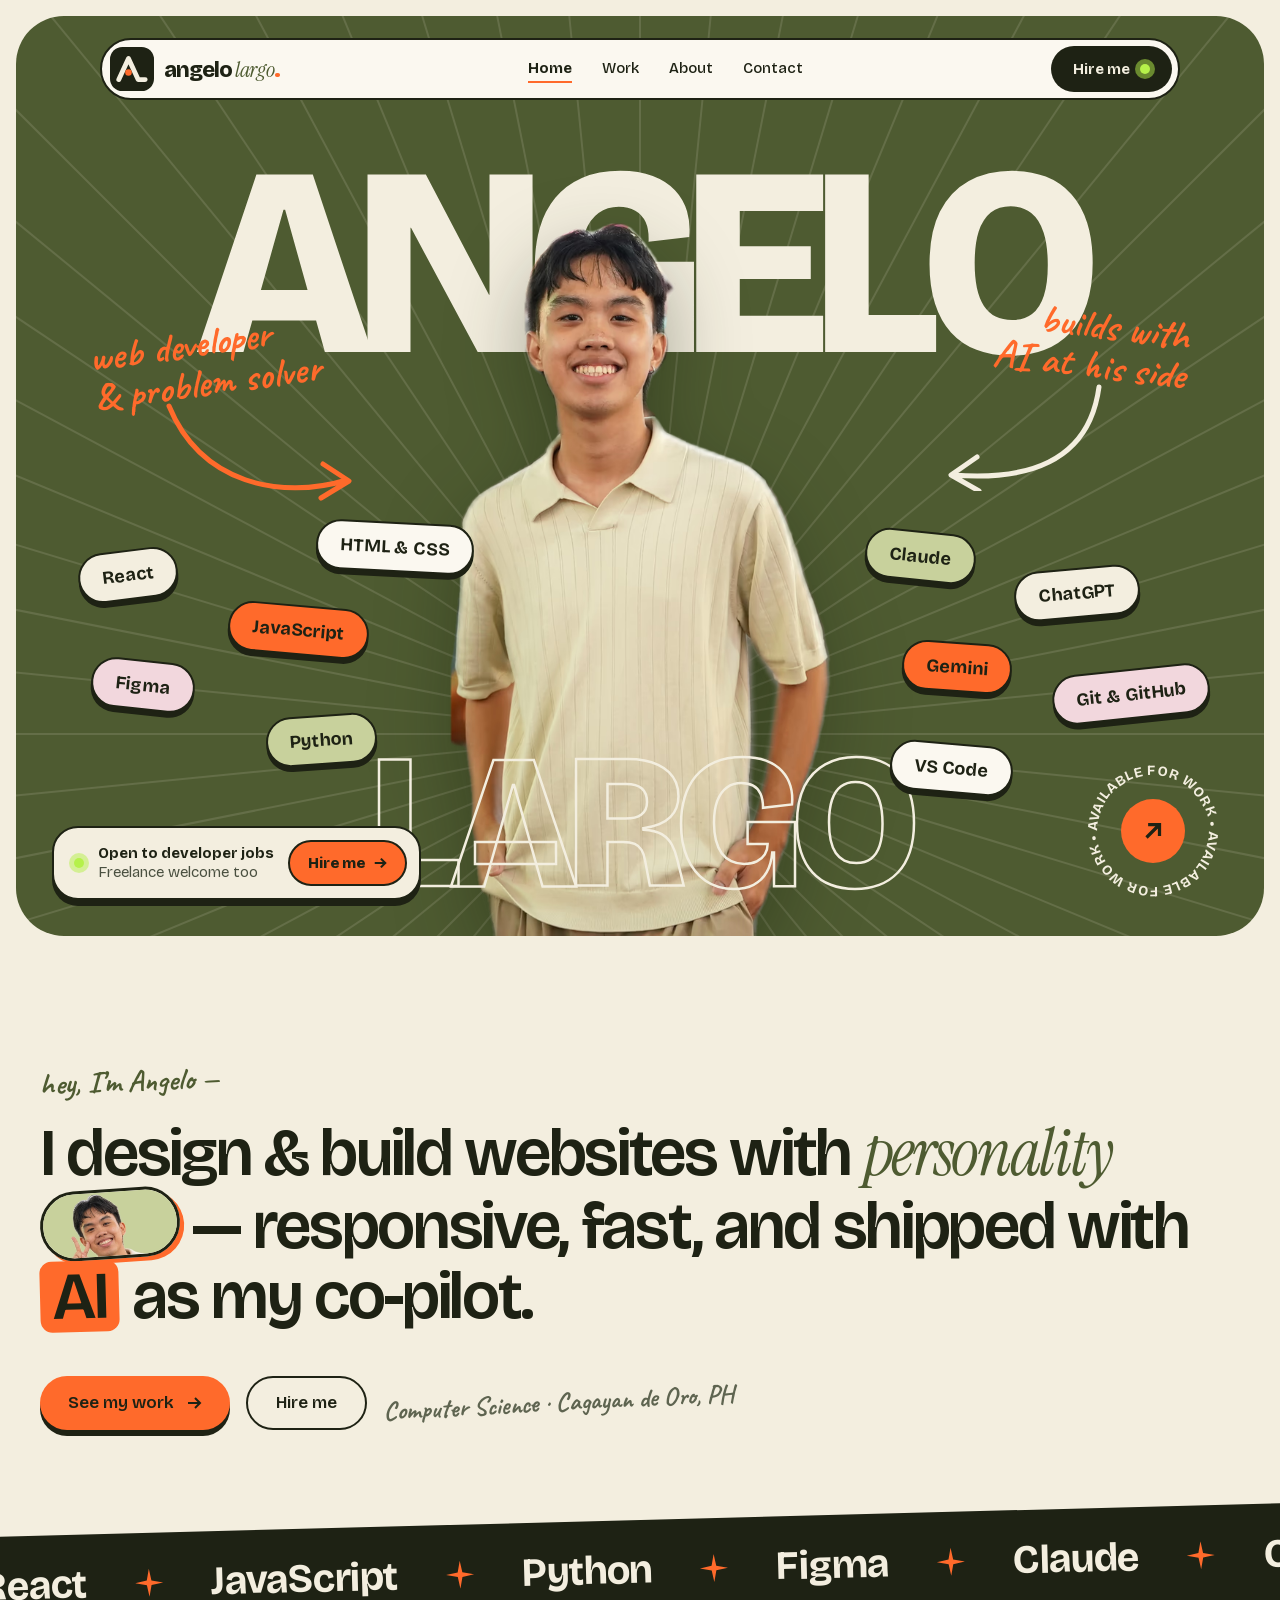
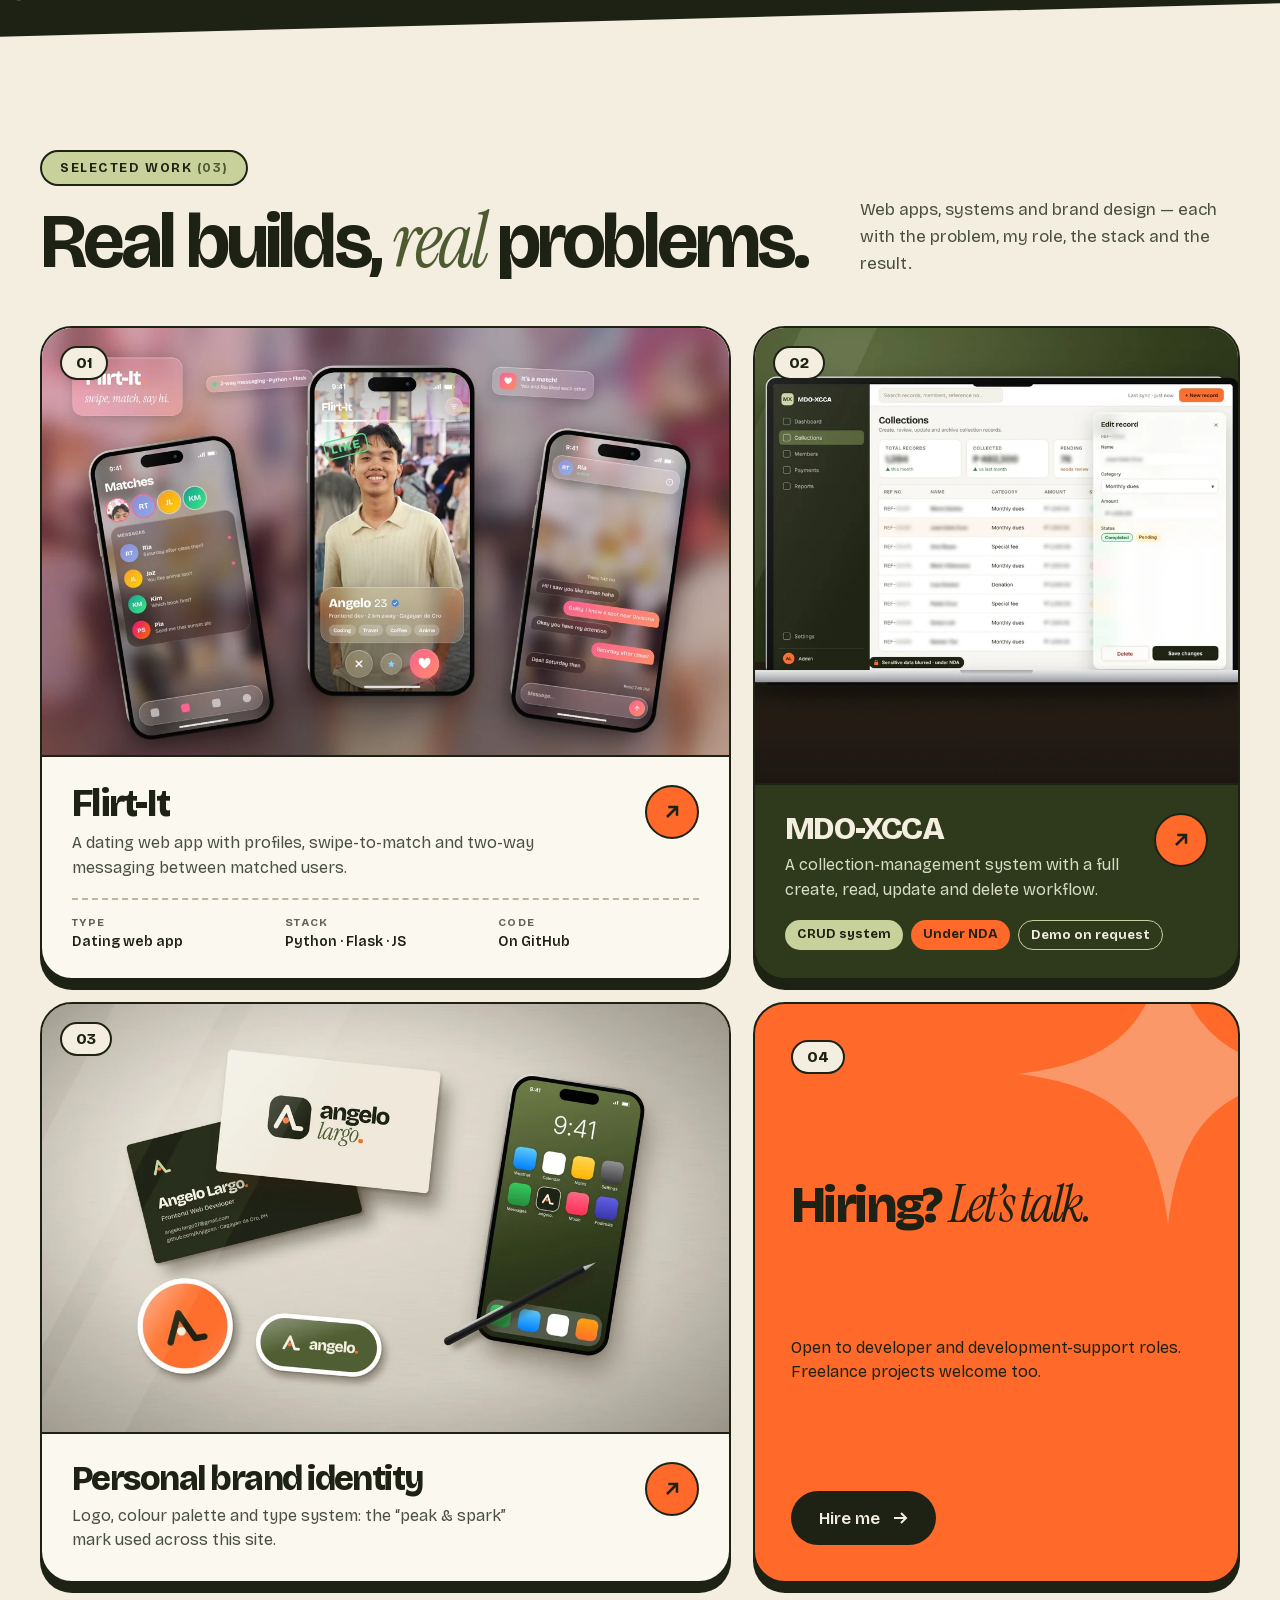
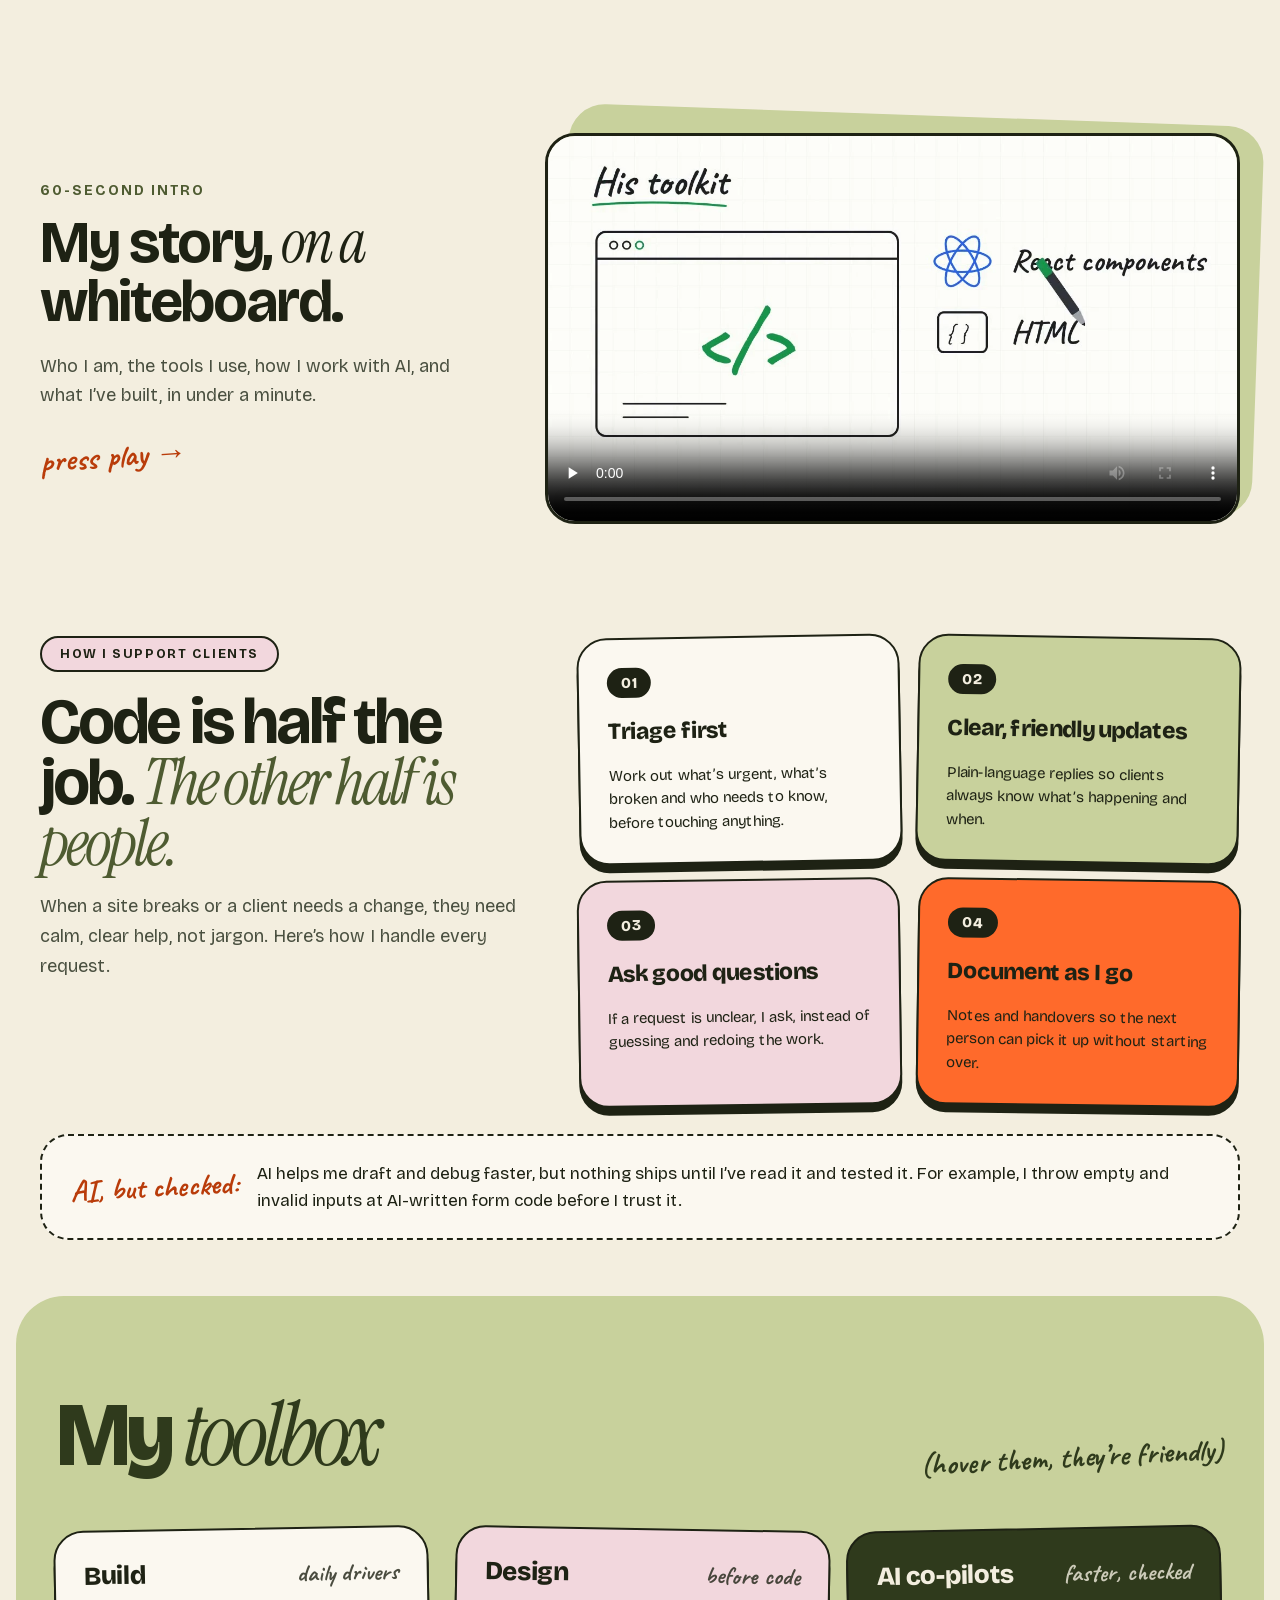
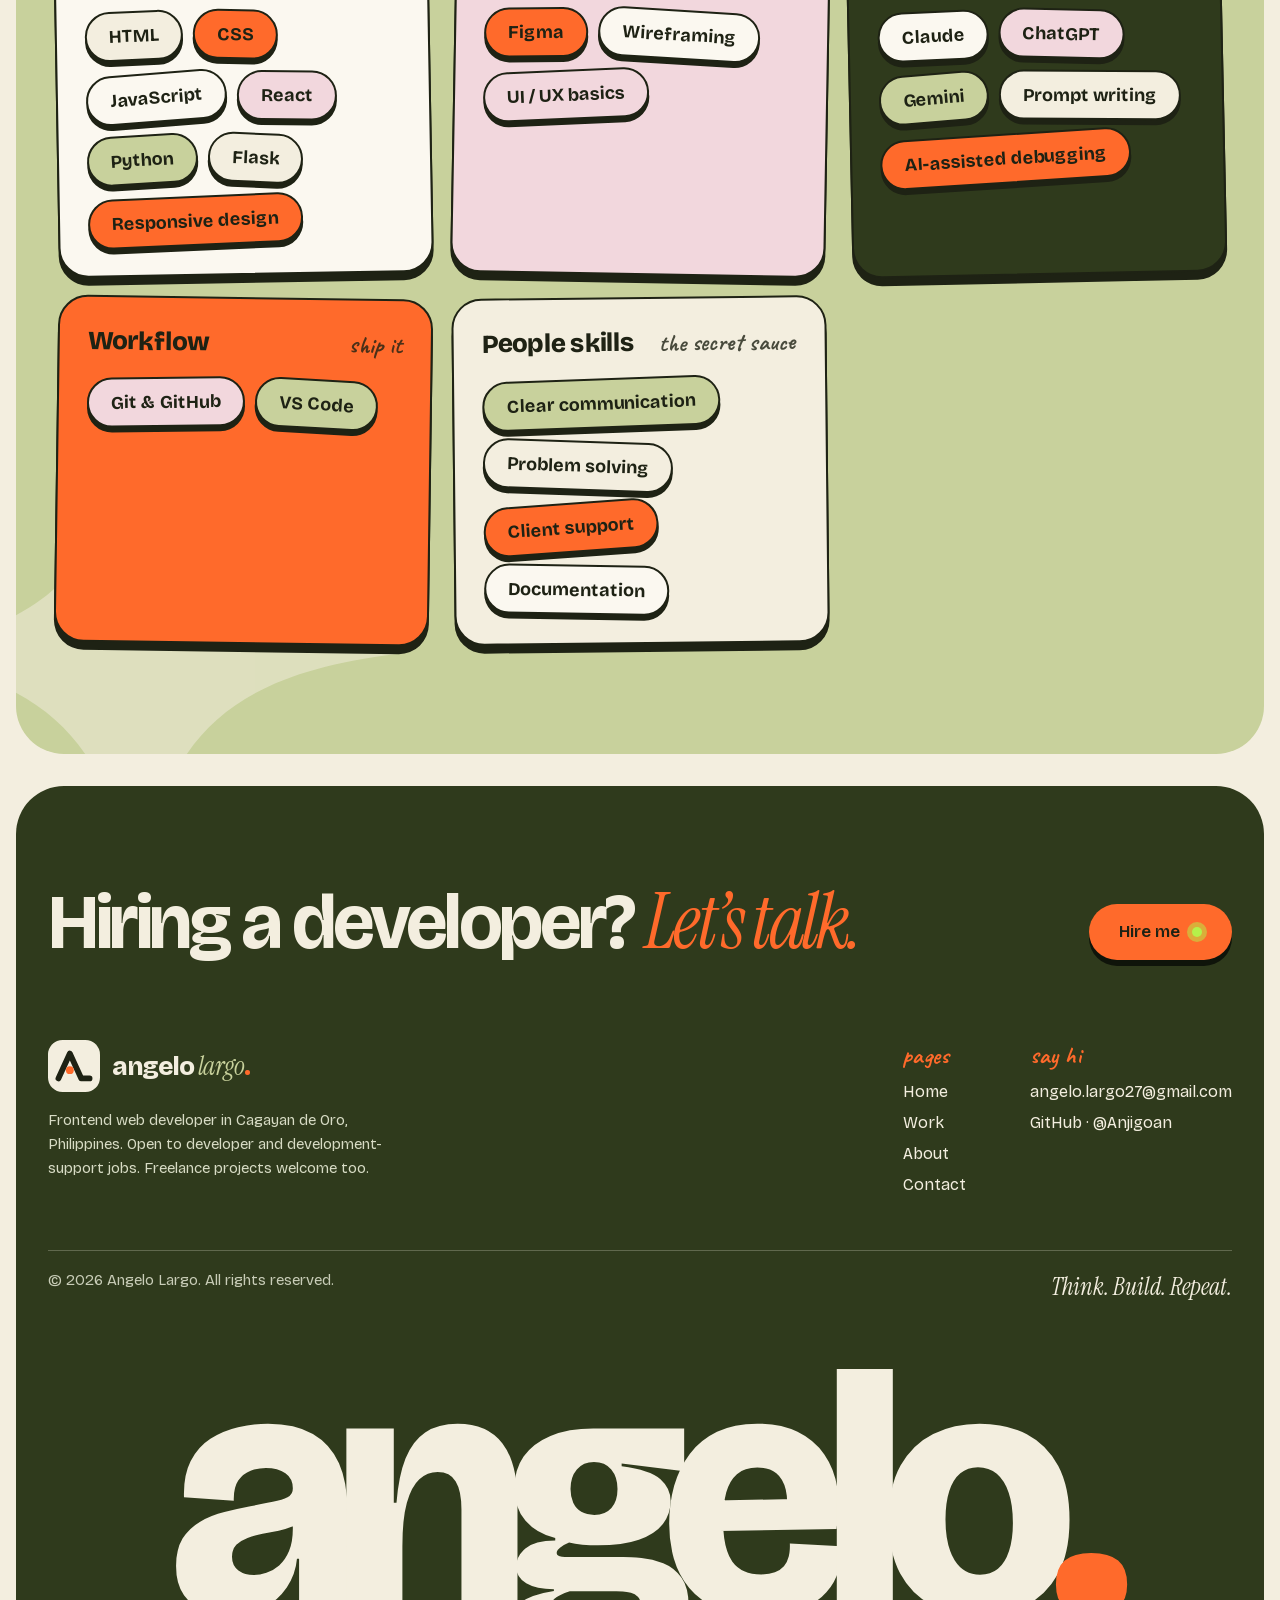
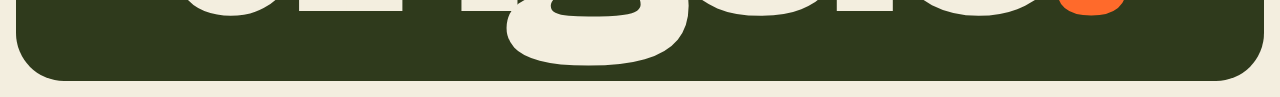
<file: index.html>
<!DOCTYPE html>
<html lang="en">
<head>
  <meta charset="UTF-8">
  <meta name="viewport" content="width=device-width, initial-scale=1.0">
  <title>Angelo Largo | Frontend Web Developer in the Philippines</title>
  <meta name="description" content="Angelo Largo is a frontend web developer in Cagayan de Oro, Philippines, open to developer and development-support jobs. Freelance projects welcome too.">
  <meta name="author" content="Angelo Largo">
  <meta name="robots" content="index, follow, max-image-preview:large, max-snippet:-1, max-video-preview:-1">
  <link rel="canonical" href="https://angelo-largo-portfolio.vercel.app/">
  <meta name="theme-color" content="#4e5b31">
  <meta property="og:site_name" content="Angelo Largo">
  <meta property="og:locale" content="en_US">
  <meta property="og:type" content="profile">
  <meta property="og:title" content="Angelo Largo | Frontend Web Developer in the Philippines">
  <meta property="og:description" content="Angelo Largo is a frontend web developer in Cagayan de Oro, Philippines, open to developer and development-support jobs. Freelance projects welcome too.">
  <meta property="og:url" content="https://angelo-largo-portfolio.vercel.app/">
  <meta property="og:image" content="https://angelo-largo-portfolio.vercel.app/assets/project-brand.jpg">
  <meta property="og:image:width" content="1800">
  <meta property="og:image:height" content="1125">
  <meta property="og:image:alt" content="Angelo Largo logo on business cards, an app icon and a sticker">
  <meta name="twitter:card" content="summary_large_image">
  <meta name="twitter:title" content="Angelo Largo | Frontend Web Developer in the Philippines">
  <meta name="twitter:description" content="Angelo Largo is a frontend web developer in Cagayan de Oro, Philippines, open to developer and development-support jobs. Freelance projects welcome too.">
  <meta name="twitter:image" content="https://angelo-largo-portfolio.vercel.app/assets/project-brand.jpg">
  <meta name="twitter:image:alt" content="Angelo Largo logo on business cards, an app icon and a sticker">
  <link rel="icon" href="/assets/favicon.svg" type="image/svg+xml">
  <link rel="apple-touch-icon" href="/assets/apple-touch-icon.png">
  <link rel="preload" as="image" type="image/avif" imagesrcset="/assets/angelo-hero-360.avif 360w, /assets/angelo-hero-540.avif 540w, /assets/angelo-hero-603.avif 603w" imagesizes="(max-width: 860px) 310px, 395px" fetchpriority="high">
  <link rel="stylesheet" href="/styles.css">
  <script type="application/ld+json">
  {
    "@context": "https://schema.org",
    "@graph": [
      {
        "@type": "Person",
        "@id": "https://angelo-largo-portfolio.vercel.app/#person",
        "name": "Angelo Largo",
        "url": "https://angelo-largo-portfolio.vercel.app/",
        "image": "https://angelo-largo-portfolio.vercel.app/assets/angelo-hero.png",
        "jobTitle": "Frontend Web Developer",
        "description": "Frontend web developer and Computer Science student in Cagayan de Oro, Philippines, open to developer and development-support jobs and freelance projects.",
        "email": "mailto:angelo.largo27@gmail.com",
        "address": {
          "@type": "PostalAddress",
          "addressLocality": "Cagayan de Oro",
          "addressCountry": "PH"
        },
        "affiliation": {
          "@type": "CollegeOrUniversity",
          "name": "Xavier University – Ateneo de Cagayan"
        },
        "knowsAbout": [
          "Frontend web development",
          "Responsive web design",
          "HTML",
          "CSS",
          "JavaScript",
          "React",
          "Python",
          "Flask",
          "Figma",
          "Logo design",
          "Git",
          "GitHub",
          "AI-assisted development",
          "Client support"
        ],
        "seeks": {
          "@type": "Demand",
          "name": "Developer or development-support role, or freelance web projects"
        },
        "sameAs": [
          "https://github.com/Anjigoan"
        ]
      },
      {
        "@type": "WebSite",
        "@id": "https://angelo-largo-portfolio.vercel.app/#website",
        "name": "Angelo Largo",
        "url": "https://angelo-largo-portfolio.vercel.app/",
        "description": "Portfolio of Angelo Largo, a frontend web developer in the Philippines.",
        "inLanguage": "en",
        "publisher": {
          "@id": "https://angelo-largo-portfolio.vercel.app/#person"
        }
      },
      {
        "@id": "https://angelo-largo-portfolio.vercel.app/#webpage",
        "url": "https://angelo-largo-portfolio.vercel.app/",
        "name": "Angelo Largo | Frontend Web Developer in the Philippines",
        "description": "Angelo Largo is a frontend web developer in Cagayan de Oro, Philippines, open to developer and development-support jobs. Freelance projects welcome too.",
        "inLanguage": "en",
        "isPartOf": {
          "@id": "https://angelo-largo-portfolio.vercel.app/#website"
        },
        "about": {
          "@id": "https://angelo-largo-portfolio.vercel.app/#person"
        },
        "dateModified": "2026-11-06",
        "primaryImageOfPage": {
          "@type": "ImageObject",
          "url": "https://angelo-largo-portfolio.vercel.app/assets/project-brand.jpg"
        },
        "@type": "WebPage",
        "mainEntity": {
          "@id": "https://angelo-largo-portfolio.vercel.app/#person"
        },
        "video": {
          "@id": "https://angelo-largo-portfolio.vercel.app/#intro-video"
        }
      },
      {
        "@type": "VideoObject",
        "@id": "https://angelo-largo-portfolio.vercel.app/#intro-video",
        "name": "Angelo Largo: 60-second intro",
        "description": "A whiteboard animation covering who Angelo Largo is, the tools he uses, how he works with AI, and what he has built.",
        "thumbnailUrl": "https://angelo-largo-portfolio.vercel.app/assets/intro-poster.jpg",
        "contentUrl": "https://angelo-largo-portfolio.vercel.app/assets/intro.mp4",
        "uploadDate": "2026-11-05",
        "duration": "PT58S",
        "inLanguage": "en",
        "transcript": "A whiteboard animation with background music and no narration. On screen: Hi, meet Angelo Largo. His background: Computer Science, Xavier University – Ateneo de Cagayan; hunting for dev jobs; Cagayan de Oro, Philippines. His toolkit: React components, HTML and CSS, and responsive layouts, desktop plus mobile from day one. His AI copilots: Claude and ChatGPT. How he works: Plan, Build, Check, Ship. Real projects: Flirt-It, a web app, and MDO-XCCA, a collection system with CRUD, under NDA. Open to developer jobs and freelance. Think. Build. Repeat."
      }
    ]
  }
  </script>
</head>
<body class="page-home">
  <a class="skip-link" href="#main">Skip to content</a>
  <div class="page" data-cursor-area>
  <div class="cursor-ring" data-cursor-ring aria-hidden="true"></div>
  <div class="cursor-pill" data-cursor-pill aria-hidden="true">Say hello!</div>

  <header class="site-header" data-site-header>
    <div class="nav-bar">
      <a class="brand" href="/" aria-label="Angelo Largo, home">
        <svg width="44" height="44" viewBox="0 0 100 100" aria-hidden="true"><rect width="100" height="100" rx="28" fill="#1E2214"></rect><path d="M20 74 L42 26 L64 74 H80" fill="none" stroke="#F3EEDF" stroke-width="11" stroke-linecap="round" stroke-linejoin="round"></path><circle cx="42" cy="58" r="7.5" fill="#FF6A2B"></circle></svg>
        <span class="brand-name">angelo <span class="it">largo</span><span class="period">.</span></span>
      </a>
      <nav class="nav-links" aria-label="Primary">
        <a href="/" aria-current="page">Home</a>
        <a href="/work">Work</a>
        <a href="/about">About</a>
        <a href="/contact">Contact</a>
      </nav>
      <a class="nav-hire" href="/contact">Hire me <span class="status-dot"></span></a>
      <button class="nav-burger" type="button" aria-label="Open menu" aria-expanded="false" aria-controls="mobile-menu" data-menu-button>
        <svg width="22" height="22" viewBox="0 0 24 24" fill="none" stroke="#1E2214" stroke-width="2.6" stroke-linecap="round" aria-hidden="true"><path d="M4 7h16M4 12h16M4 17h10"></path></svg>
      </button>
    </div>
    <nav class="nav-panel" id="mobile-menu" aria-label="Mobile" data-nav hidden>
      <a class="nav-panel-link" href="/" aria-current="page">Home<svg width="22" height="22" viewBox="0 0 16 16" fill="none" stroke="#1E2214" stroke-width="2" aria-hidden="true"><path d="M4 12 12 4M5 4h7v7"></path></svg></a>
      <a class="nav-panel-link" href="/work">Work<svg width="22" height="22" viewBox="0 0 16 16" fill="none" stroke="#1E2214" stroke-width="2" aria-hidden="true"><path d="M4 12 12 4M5 4h7v7"></path></svg></a>
      <a class="nav-panel-link" href="/about">About<svg width="22" height="22" viewBox="0 0 16 16" fill="none" stroke="#1E2214" stroke-width="2" aria-hidden="true"><path d="M4 12 12 4M5 4h7v7"></path></svg></a>
      <a class="nav-panel-link" href="/contact">Contact<svg width="22" height="22" viewBox="0 0 16 16" fill="none" stroke="#1E2214" stroke-width="2" aria-hidden="true"><path d="M4 12 12 4M5 4h7v7"></path></svg></a>
      <a class="nav-panel-hire" href="/contact">Hire me <span class="status-dot"></span></a>
      <a class="nav-panel-email" href="mailto:angelo.largo27@gmail.com">angelo.largo27@gmail.com</a>
    </nav>
  </header>

  <main id="main">
  <section class="inset">
    <div class="hero-box">
      <svg class="hero-rays" aria-hidden="true" width="2400" height="2400" viewBox="-1200 -1200 2400 2400"><line x1="0" y1="0" x2="1200.0" y2="0.0" stroke="rgba(243,238,223,.13)" stroke-width="2"></line><line x1="0" y1="0" x2="1194.2" y2="117.6" stroke="rgba(243,238,223,.13)" stroke-width="2"></line><line x1="0" y1="0" x2="1176.9" y2="234.1" stroke="rgba(243,238,223,.13)" stroke-width="2"></line><line x1="0" y1="0" x2="1148.3" y2="348.3" stroke="rgba(243,238,223,.13)" stroke-width="2"></line><line x1="0" y1="0" x2="1108.7" y2="459.2" stroke="rgba(243,238,223,.13)" stroke-width="2"></line><line x1="0" y1="0" x2="1058.3" y2="565.7" stroke="rgba(243,238,223,.13)" stroke-width="2"></line><line x1="0" y1="0" x2="997.8" y2="666.7" stroke="rgba(243,238,223,.13)" stroke-width="2"></line><line x1="0" y1="0" x2="927.6" y2="761.3" stroke="rgba(243,238,223,.13)" stroke-width="2"></line><line x1="0" y1="0" x2="848.5" y2="848.5" stroke="rgba(243,238,223,.13)" stroke-width="2"></line><line x1="0" y1="0" x2="761.3" y2="927.6" stroke="rgba(243,238,223,.13)" stroke-width="2"></line><line x1="0" y1="0" x2="666.7" y2="997.8" stroke="rgba(243,238,223,.13)" stroke-width="2"></line><line x1="0" y1="0" x2="565.7" y2="1058.3" stroke="rgba(243,238,223,.13)" stroke-width="2"></line><line x1="0" y1="0" x2="459.2" y2="1108.7" stroke="rgba(243,238,223,.13)" stroke-width="2"></line><line x1="0" y1="0" x2="348.3" y2="1148.3" stroke="rgba(243,238,223,.13)" stroke-width="2"></line><line x1="0" y1="0" x2="234.1" y2="1176.9" stroke="rgba(243,238,223,.13)" stroke-width="2"></line><line x1="0" y1="0" x2="117.6" y2="1194.2" stroke="rgba(243,238,223,.13)" stroke-width="2"></line><line x1="0" y1="0" x2="0.0" y2="1200.0" stroke="rgba(243,238,223,.13)" stroke-width="2"></line><line x1="0" y1="0" x2="-117.6" y2="1194.2" stroke="rgba(243,238,223,.13)" stroke-width="2"></line><line x1="0" y1="0" x2="-234.1" y2="1176.9" stroke="rgba(243,238,223,.13)" stroke-width="2"></line><line x1="0" y1="0" x2="-348.3" y2="1148.3" stroke="rgba(243,238,223,.13)" stroke-width="2"></line><line x1="0" y1="0" x2="-459.2" y2="1108.7" stroke="rgba(243,238,223,.13)" stroke-width="2"></line><line x1="0" y1="0" x2="-565.7" y2="1058.3" stroke="rgba(243,238,223,.13)" stroke-width="2"></line><line x1="0" y1="0" x2="-666.7" y2="997.8" stroke="rgba(243,238,223,.13)" stroke-width="2"></line><line x1="0" y1="0" x2="-761.3" y2="927.6" stroke="rgba(243,238,223,.13)" stroke-width="2"></line><line x1="0" y1="0" x2="-848.5" y2="848.5" stroke="rgba(243,238,223,.13)" stroke-width="2"></line><line x1="0" y1="0" x2="-927.6" y2="761.3" stroke="rgba(243,238,223,.13)" stroke-width="2"></line><line x1="0" y1="0" x2="-997.8" y2="666.7" stroke="rgba(243,238,223,.13)" stroke-width="2"></line><line x1="0" y1="0" x2="-1058.3" y2="565.7" stroke="rgba(243,238,223,.13)" stroke-width="2"></line><line x1="0" y1="0" x2="-1108.7" y2="459.2" stroke="rgba(243,238,223,.13)" stroke-width="2"></line><line x1="0" y1="0" x2="-1148.3" y2="348.3" stroke="rgba(243,238,223,.13)" stroke-width="2"></line><line x1="0" y1="0" x2="-1176.9" y2="234.1" stroke="rgba(243,238,223,.13)" stroke-width="2"></line><line x1="0" y1="0" x2="-1194.2" y2="117.6" stroke="rgba(243,238,223,.13)" stroke-width="2"></line><line x1="0" y1="0" x2="-1200.0" y2="0.0" stroke="rgba(243,238,223,.13)" stroke-width="2"></line><line x1="0" y1="0" x2="-1194.2" y2="-117.6" stroke="rgba(243,238,223,.13)" stroke-width="2"></line><line x1="0" y1="0" x2="-1176.9" y2="-234.1" stroke="rgba(243,238,223,.13)" stroke-width="2"></line><line x1="0" y1="0" x2="-1148.3" y2="-348.3" stroke="rgba(243,238,223,.13)" stroke-width="2"></line><line x1="0" y1="0" x2="-1108.7" y2="-459.2" stroke="rgba(243,238,223,.13)" stroke-width="2"></line><line x1="0" y1="0" x2="-1058.3" y2="-565.7" stroke="rgba(243,238,223,.13)" stroke-width="2"></line><line x1="0" y1="0" x2="-997.8" y2="-666.7" stroke="rgba(243,238,223,.13)" stroke-width="2"></line><line x1="0" y1="0" x2="-927.6" y2="-761.3" stroke="rgba(243,238,223,.13)" stroke-width="2"></line><line x1="0" y1="0" x2="-848.5" y2="-848.5" stroke="rgba(243,238,223,.13)" stroke-width="2"></line><line x1="0" y1="0" x2="-761.3" y2="-927.6" stroke="rgba(243,238,223,.13)" stroke-width="2"></line><line x1="0" y1="0" x2="-666.7" y2="-997.8" stroke="rgba(243,238,223,.13)" stroke-width="2"></line><line x1="0" y1="0" x2="-565.7" y2="-1058.3" stroke="rgba(243,238,223,.13)" stroke-width="2"></line><line x1="0" y1="0" x2="-459.2" y2="-1108.7" stroke="rgba(243,238,223,.13)" stroke-width="2"></line><line x1="0" y1="0" x2="-348.3" y2="-1148.3" stroke="rgba(243,238,223,.13)" stroke-width="2"></line><line x1="0" y1="0" x2="-234.1" y2="-1176.9" stroke="rgba(243,238,223,.13)" stroke-width="2"></line><line x1="0" y1="0" x2="-117.6" y2="-1194.2" stroke="rgba(243,238,223,.13)" stroke-width="2"></line><line x1="0" y1="0" x2="-0.0" y2="-1200.0" stroke="rgba(243,238,223,.13)" stroke-width="2"></line><line x1="0" y1="0" x2="117.6" y2="-1194.2" stroke="rgba(243,238,223,.13)" stroke-width="2"></line><line x1="0" y1="0" x2="234.1" y2="-1176.9" stroke="rgba(243,238,223,.13)" stroke-width="2"></line><line x1="0" y1="0" x2="348.3" y2="-1148.3" stroke="rgba(243,238,223,.13)" stroke-width="2"></line><line x1="0" y1="0" x2="459.2" y2="-1108.7" stroke="rgba(243,238,223,.13)" stroke-width="2"></line><line x1="0" y1="0" x2="565.7" y2="-1058.3" stroke="rgba(243,238,223,.13)" stroke-width="2"></line><line x1="0" y1="0" x2="666.7" y2="-997.8" stroke="rgba(243,238,223,.13)" stroke-width="2"></line><line x1="0" y1="0" x2="761.3" y2="-927.6" stroke="rgba(243,238,223,.13)" stroke-width="2"></line><line x1="0" y1="0" x2="848.5" y2="-848.5" stroke="rgba(243,238,223,.13)" stroke-width="2"></line><line x1="0" y1="0" x2="927.6" y2="-761.3" stroke="rgba(243,238,223,.13)" stroke-width="2"></line><line x1="0" y1="0" x2="997.8" y2="-666.7" stroke="rgba(243,238,223,.13)" stroke-width="2"></line><line x1="0" y1="0" x2="1058.3" y2="-565.7" stroke="rgba(243,238,223,.13)" stroke-width="2"></line><line x1="0" y1="0" x2="1108.7" y2="-459.2" stroke="rgba(243,238,223,.13)" stroke-width="2"></line><line x1="0" y1="0" x2="1148.3" y2="-348.3" stroke="rgba(243,238,223,.13)" stroke-width="2"></line><line x1="0" y1="0" x2="1176.9" y2="-234.1" stroke="rgba(243,238,223,.13)" stroke-width="2"></line><line x1="0" y1="0" x2="1194.2" y2="-117.6" stroke="rgba(243,238,223,.13)" stroke-width="2"></line></svg>

      <h1 class="hero-title"><span class="hero-name"><span class="rise" style="--delay:0.15s">A</span><span class="rise" style="--delay:0.23s">N</span><span class="rise" style="--delay:0.31s">G</span><span class="rise" style="--delay:0.39s">E</span><span class="rise" style="--delay:0.47s">L</span><span class="rise" style="--delay:0.55s">O</span></span> <span class="hero-surname fade" style="--delay:1.5s"><span>L</span><span>A</span><span>R</span><span>G</span><span>O</span></span><span class="visually-hidden">, frontend web developer</span></h1>

      <picture><source type="image/avif" srcset="/assets/angelo-hero-360.avif 360w, /assets/angelo-hero-540.avif 540w, /assets/angelo-hero-603.avif 603w" sizes="(max-width: 860px) 310px, 395px"><img class="hero-portrait" src="/assets/angelo-hero-603.webp" srcset="/assets/angelo-hero-360.webp 360w, /assets/angelo-hero-540.webp 540w, /assets/angelo-hero-603.webp 603w" sizes="(max-width: 860px) 310px, 395px" alt="Angelo Largo smiling, hands in pockets" width="603" height="1100" fetchpriority="high"></picture>

      <div class="hero-note hero-note--left">
        <p class="hand pop" style="--rot:-8deg;--delay:1.6s">web developer<br>&amp; problem solver</p>
        <svg width="200" height="110" viewBox="0 0 200 110" aria-hidden="true"><path class="draw" style="--delay:1.9s" d="M8 6 C40 84 120 100 186 80 M162 64 L188 81 L160 98" fill="none" stroke="#FF6A2B" stroke-width="5" stroke-linecap="round" stroke-linejoin="round"></path></svg>
      </div>
      <div class="hero-note hero-note--right">
        <p class="hand pop" style="--rot:7deg;--delay:2s">builds with<br>AI at his side</p>
        <svg width="170" height="110" viewBox="0 0 170 110" aria-hidden="true"><path class="draw" style="--delay:2.3s" d="M160 6 C150 80 90 100 14 94 M38 76 L12 94 L40 110" fill="none" stroke="#F3EEDF" stroke-width="5" stroke-linecap="round" stroke-linejoin="round"></path></svg>
      </div>

      <div class="hero-sticker bob hide-sm" style="--x:5%;--y:58%;--bob-delay:-0.0s"><span class="sticker pop" style="--bg:var(--color-cream);--rot:-7deg;--delay:2.1s">React</span></div>
      <div class="hero-sticker bob hide-sm" style="--x:17%;--y:64%;--bob-delay:-0.7s"><span class="sticker pop" style="--bg:var(--color-orange);--rot:5deg;--delay:2.22s">JavaScript</span></div>
      <div class="hero-sticker bob hide-sm" style="--x:6%;--y:70%;--bob-delay:-1.4s"><span class="sticker pop" style="--bg:var(--color-pink);--rot:6deg;--delay:2.34s">Figma</span></div>
      <div class="hero-sticker bob hide-sm" style="--x:20%;--y:76%;--bob-delay:-2.1s"><span class="sticker pop" style="--bg:var(--color-sage);--rot:-4deg;--delay:2.46s">Python</span></div>
      <div class="hero-sticker bob hide-sm" style="--x:24%;--y:55%;--bob-delay:-2.8s"><span class="sticker pop" style="--bg:var(--color-paper);--rot:3deg;--delay:2.58s">HTML &amp; CSS</span></div>
      <div class="hero-sticker bob hide-sm" style="--x:68%;--y:56%;--bob-delay:-3.5s"><span class="sticker pop" style="--bg:var(--color-sage);--rot:6deg;--delay:2.7s">Claude</span></div>
      <div class="hero-sticker bob hide-sm" style="--x:80%;--y:60%;--bob-delay:-4.2s"><span class="sticker pop" style="--bg:var(--color-cream);--rot:-5deg;--delay:2.82s">ChatGPT</span></div>
      <div class="hero-sticker bob hide-sm" style="--x:71%;--y:68%;--bob-delay:-4.9s"><span class="sticker pop" style="--bg:var(--color-orange);--rot:4deg;--delay:2.94s">Gemini</span></div>
      <div class="hero-sticker bob hide-sm" style="--x:83%;--y:71%;--bob-delay:-5.6s"><span class="sticker pop" style="--bg:var(--color-pink);--rot:-6deg;--delay:3.06s">Git &amp; GitHub</span></div>
      <div class="hero-sticker bob hide-sm" style="--x:70%;--y:79%;--bob-delay:-6.3s"><span class="sticker pop" style="--bg:var(--color-paper);--rot:5deg;--delay:3.18s">VS Code</span></div>

      <div class="mobile-stickers" aria-hidden="true">
        <span class="sticker" style="left:5%;top:40%;--bg:var(--color-cream);--rot:-8deg">React</span>
        <span class="sticker" style="right:5%;top:46%;--bg:var(--color-orange);--rot:7deg">Figma</span>
        <span class="sticker" style="left:6%;top:56%;--bg:var(--color-sage);--rot:5deg">Claude</span>
        <span class="sticker" style="right:6%;top:60%;--bg:var(--color-pink);--rot:-6deg">Python</span>
      </div>

      <a class="hire-card fade" style="--delay:.6s" href="/contact">
        <span class="status-dot"></span>
        <span class="hire-card-text"><b>Open to developer jobs</b><br><small>Freelance welcome too</small></span>
        <span class="hire-card-btn">Hire me <svg width="14" height="14" viewBox="0 0 16 16" fill="none" stroke="#1E2214" stroke-width="2.4" aria-hidden="true"><path d="M2 8h12M9 3l5 5-5 5"></path></svg></span>
      </a>

      <div class="available-badge fade hide-sm" style="--delay:.6s">
        <svg class="spin" width="150" height="150" viewBox="0 0 150 150" aria-hidden="true">
          <defs><path id="available-circle" d="M75 75 m-56 0 a56 56 0 1 1 112 0 a56 56 0 1 1 -112 0"></path></defs>
          <text><textPath href="#available-circle" textLength="348" lengthAdjust="spacing">AVAILABLE FOR WORK • AVAILABLE FOR WORK • </textPath></text>
        </svg>
        <a class="available-badge-core" href="/contact" aria-label="Available for work, contact Angelo"><svg width="26" height="26" viewBox="0 0 16 16" fill="none" stroke="#1E2214" stroke-width="2" aria-hidden="true"><path d="M4 12 12 4M5 4h7v7"></path></svg></a>
      </div>
    </div>
  </section>

  <section class="wrap statement reveal">
    <p class="hand statement-hello tilt-left">hey, I’m Angelo —</p>
    <h2>
      I design &amp; build websites with <span class="it text-olive">personality</span>
      <img class="statement-photo" src="/assets/angelo-peace-480.webp" alt="Angelo smiling and making a peace sign" width="480" height="240">
      — responsive, fast, and shipped with <span class="statement-ai">AI</span> as my co-pilot.
    </h2>
    <div class="btn-row">
      <a class="btn btn-orange" href="/work">See my work <svg width="16" height="16" viewBox="0 0 16 16" fill="none" stroke="currentColor" stroke-width="2" aria-hidden="true"><path d="M2 8h12M9 3l5 5-5 5"></path></svg></a>
      <a class="btn btn-line" href="/contact">Hire me</a>
      <span class="hand statement-note tilt-left">Computer Science · Cagayan de Oro, PH</span>
    </div>
  </section>

  <section class="marquee" aria-label="Tools">
    <div class="marquee-track"><span>React<svg width="28" height="28" viewBox="0 0 24 24" aria-hidden="true"><path d="M12 0 L14 10 L24 12 L14 14 L12 24 L10 14 L0 12 L10 10Z" fill="#FF6A2B"></path></svg></span><span>JavaScript<svg width="28" height="28" viewBox="0 0 24 24" aria-hidden="true"><path d="M12 0 L14 10 L24 12 L14 14 L12 24 L10 14 L0 12 L10 10Z" fill="#FF6A2B"></path></svg></span><span>Python<svg width="28" height="28" viewBox="0 0 24 24" aria-hidden="true"><path d="M12 0 L14 10 L24 12 L14 14 L12 24 L10 14 L0 12 L10 10Z" fill="#FF6A2B"></path></svg></span><span>Figma<svg width="28" height="28" viewBox="0 0 24 24" aria-hidden="true"><path d="M12 0 L14 10 L24 12 L14 14 L12 24 L10 14 L0 12 L10 10Z" fill="#FF6A2B"></path></svg></span><span>Claude<svg width="28" height="28" viewBox="0 0 24 24" aria-hidden="true"><path d="M12 0 L14 10 L24 12 L14 14 L12 24 L10 14 L0 12 L10 10Z" fill="#FF6A2B"></path></svg></span><span>ChatGPT<svg width="28" height="28" viewBox="0 0 24 24" aria-hidden="true"><path d="M12 0 L14 10 L24 12 L14 14 L12 24 L10 14 L0 12 L10 10Z" fill="#FF6A2B"></path></svg></span><span>Gemini<svg width="28" height="28" viewBox="0 0 24 24" aria-hidden="true"><path d="M12 0 L14 10 L24 12 L14 14 L12 24 L10 14 L0 12 L10 10Z" fill="#FF6A2B"></path></svg></span><span>Git &amp; GitHub<svg width="28" height="28" viewBox="0 0 24 24" aria-hidden="true"><path d="M12 0 L14 10 L24 12 L14 14 L12 24 L10 14 L0 12 L10 10Z" fill="#FF6A2B"></path></svg></span><span>VS Code<svg width="28" height="28" viewBox="0 0 24 24" aria-hidden="true"><path d="M12 0 L14 10 L24 12 L14 14 L12 24 L10 14 L0 12 L10 10Z" fill="#FF6A2B"></path></svg></span><span>Client communication<svg width="28" height="28" viewBox="0 0 24 24" aria-hidden="true"><path d="M12 0 L14 10 L24 12 L14 14 L12 24 L10 14 L0 12 L10 10Z" fill="#FF6A2B"></path></svg></span><span aria-hidden="true">React<svg width="28" height="28" viewBox="0 0 24 24" aria-hidden="true"><path d="M12 0 L14 10 L24 12 L14 14 L12 24 L10 14 L0 12 L10 10Z" fill="#FF6A2B"></path></svg></span><span aria-hidden="true">JavaScript<svg width="28" height="28" viewBox="0 0 24 24" aria-hidden="true"><path d="M12 0 L14 10 L24 12 L14 14 L12 24 L10 14 L0 12 L10 10Z" fill="#FF6A2B"></path></svg></span><span aria-hidden="true">Python<svg width="28" height="28" viewBox="0 0 24 24" aria-hidden="true"><path d="M12 0 L14 10 L24 12 L14 14 L12 24 L10 14 L0 12 L10 10Z" fill="#FF6A2B"></path></svg></span><span aria-hidden="true">Figma<svg width="28" height="28" viewBox="0 0 24 24" aria-hidden="true"><path d="M12 0 L14 10 L24 12 L14 14 L12 24 L10 14 L0 12 L10 10Z" fill="#FF6A2B"></path></svg></span><span aria-hidden="true">Claude<svg width="28" height="28" viewBox="0 0 24 24" aria-hidden="true"><path d="M12 0 L14 10 L24 12 L14 14 L12 24 L10 14 L0 12 L10 10Z" fill="#FF6A2B"></path></svg></span><span aria-hidden="true">ChatGPT<svg width="28" height="28" viewBox="0 0 24 24" aria-hidden="true"><path d="M12 0 L14 10 L24 12 L14 14 L12 24 L10 14 L0 12 L10 10Z" fill="#FF6A2B"></path></svg></span><span aria-hidden="true">Gemini<svg width="28" height="28" viewBox="0 0 24 24" aria-hidden="true"><path d="M12 0 L14 10 L24 12 L14 14 L12 24 L10 14 L0 12 L10 10Z" fill="#FF6A2B"></path></svg></span><span aria-hidden="true">Git &amp; GitHub<svg width="28" height="28" viewBox="0 0 24 24" aria-hidden="true"><path d="M12 0 L14 10 L24 12 L14 14 L12 24 L10 14 L0 12 L10 10Z" fill="#FF6A2B"></path></svg></span><span aria-hidden="true">VS Code<svg width="28" height="28" viewBox="0 0 24 24" aria-hidden="true"><path d="M12 0 L14 10 L24 12 L14 14 L12 24 L10 14 L0 12 L10 10Z" fill="#FF6A2B"></path></svg></span><span aria-hidden="true">Client communication<svg width="28" height="28" viewBox="0 0 24 24" aria-hidden="true"><path d="M12 0 L14 10 L24 12 L14 14 L12 24 L10 14 L0 12 L10 10Z" fill="#FF6A2B"></path></svg></span></div>
  </section>

  <section class="wrap selected-work reveal">
    <div class="section-head">
      <div>
        <span class="badge">Selected work <span class="text-olive">(03)</span></span>
        <h2 class="heading">Real builds, <span class="it text-olive">real</span> problems.</h2>
      </div>
      <p>Web apps, systems and brand design — each with the problem, my role, the stack and the result.</p>
    </div>

    <div class="bento">
      <a class="work-tile work-tile--wide" href="/work" style="--tile-bg:#ffd3c4;--tile-title:38px">
        <div class="work-tile-media">
          <img src="/assets/project-flirt-it-1800.webp" srcset="/assets/project-flirt-it-640.webp 640w, /assets/project-flirt-it-1200.webp 1200w, /assets/project-flirt-it-1800.webp 1800w" sizes="(max-width: 860px) calc(100vw - 44px), 690px" alt="Flirt-It dating app: swipe, match and chat screens" width="1800" height="1125" loading="lazy">
          <span class="work-tile-index">01</span>
        </div>
        <div class="work-tile-body">
          <div class="work-tile-row">
            <div><h3>Flirt-It</h3><p>A dating web app with profiles, swipe-to-match and two-way messaging between matched users.</p></div>
            <span class="round-arrow"><svg width="20" height="20" viewBox="0 0 16 16" fill="none" stroke="#1E2214" stroke-width="2" aria-hidden="true"><path d="M4 12 12 4M5 4h7v7"></path></svg></span>
          </div>
          <dl class="tile-facts">
            <div><dt>Type</dt><dd>Dating web app</dd></div>
            <div><dt>Stack</dt><dd>Python · Flask · JS</dd></div>
            <div><dt>Code</dt><dd>On GitHub</dd></div>
          </dl>
        </div>
      </a>

      <a class="work-tile work-tile--narrow work-tile--dark" href="/work" style="--tile-title:32px">
        <div class="work-tile-media work-tile-media--fill">
          <img src="/assets/project-mdo-xcca-1800.webp" srcset="/assets/project-mdo-xcca-640.webp 640w, /assets/project-mdo-xcca-1200.webp 1200w, /assets/project-mdo-xcca-1800.webp 1800w" sizes="(max-width: 860px) calc(100vw - 44px), 690px" alt="MDO-XCCA collection dashboard, details redacted" width="1800" height="1125" loading="lazy">
          <span class="work-tile-index">02</span>
        </div>
        <div class="work-tile-body">
          <div class="work-tile-row">
            <div><h3>MDO-XCCA</h3><p>A collection-management system with a full create, read, update and delete workflow.</p></div>
            <span class="round-arrow"><svg width="20" height="20" viewBox="0 0 16 16" fill="none" stroke="#1E2214" stroke-width="2" aria-hidden="true"><path d="M4 12 12 4M5 4h7v7"></path></svg></span>
          </div>
          <div class="chip-row"><span class="tile-chip">CRUD system</span><span class="tile-chip tile-chip--orange">Under NDA</span><span class="tile-chip tile-chip--outline">Demo on request</span></div>
        </div>
      </a>

      <a class="work-tile work-tile--wide" href="/work" style="--tile-bg:var(--color-olive)">
        <div class="work-tile-media">
          <img src="/assets/project-brand-1800.webp" srcset="/assets/project-brand-640.webp 640w, /assets/project-brand-1200.webp 1200w, /assets/project-brand-1800.webp 1800w" sizes="(max-width: 860px) calc(100vw - 44px), 690px" alt="Angelo Largo brand identity on cards, app icon and sticker" width="1800" height="1125" loading="lazy">
          <span class="work-tile-index">03</span>
        </div>
        <div class="work-tile-body">
          <div class="work-tile-row">
            <div><h3>Personal brand identity</h3><p>Logo, colour palette and type system: the “peak &amp; spark” mark used across this site.</p></div>
            <span class="round-arrow"><svg width="20" height="20" viewBox="0 0 16 16" fill="none" stroke="#1E2214" stroke-width="2" aria-hidden="true"><path d="M4 12 12 4M5 4h7v7"></path></svg></span>
          </div>
        </div>
      </a>

      <a class="work-tile work-tile--narrow work-tile--cta" href="/contact">
        <svg class="tile-star spin" aria-hidden="true" width="300" height="300" viewBox="0 0 24 24"><path d="M12 0 C13 8 16 11 24 12 C16 13 13 16 12 24 C11 16 8 13 0 12 C8 11 11 8 12 0Z" fill="#F3EEDF"></path></svg>
        <span class="work-tile-index">04</span>
        <h3>Hiring? <span class="it">Let’s talk.</span></h3>
        <p>Open to developer and development-support roles. Freelance projects welcome too.</p>
        <span class="btn btn-ink">Hire me <svg width="16" height="16" viewBox="0 0 16 16" fill="none" stroke="currentColor" stroke-width="2" aria-hidden="true"><path d="M2 8h12M9 3l5 5-5 5"></path></svg></span>
      </a>
    </div>
  </section>

  <section class="wrap split intro reveal" id="intro">
    <div class="intro-copy">
      <p class="eyebrow">60-second intro</p>
      <h2 class="heading">My story, <span class="it">on a</span> whiteboard.</h2>
      <p class="lede">Who I am, the tools I use, how I work with AI, and what I’ve built, in under a minute.</p>
      <p class="hand">press play →</p>
    </div>
    <div class="intro-media">
      <div class="video-frame"><video src="/assets/intro.mp4" poster="/assets/intro-poster-1280.webp" controls playsinline preload="none" aria-label="Whiteboard explainer video about Angelo Largo"><track kind="captions" src="/assets/intro.vtt" srclang="en" label="English"></video></div>
    </div>
  </section>

  <section class="wrap support reveal">
    <div class="split support-head">
      <div class="support-copy">
        <span class="badge" style="--badge-bg:var(--color-pink)">How I support clients</span>
        <h2 class="heading">Code is half the job. <span class="it text-olive">The other half is people.</span></h2>
        <p class="lede">When a site breaks or a client needs a change, they need calm, clear help, not jargon. Here’s how I handle every request.</p>
      </div>
      <ol class="support-list">
          <li class="card-tile" style="--bg:var(--color-paper);--rot:-1deg">
            <span class="step-number">01</span>
            <h3>Triage first</h3>
            <p>Work out what’s urgent, what’s broken and who needs to know, before touching anything.</p>
          </li>
          <li class="card-tile" style="--bg:var(--color-sage);--rot:1deg">
            <span class="step-number">02</span>
            <h3>Clear, friendly updates</h3>
            <p>Plain-language replies so clients always know what’s happening and when.</p>
          </li>
          <li class="card-tile" style="--bg:var(--color-pink);--rot:-0.8deg">
            <span class="step-number">03</span>
            <h3>Ask good questions</h3>
            <p>If a request is unclear, I ask, instead of guessing and redoing the work.</p>
          </li>
          <li class="card-tile" style="--bg:var(--color-orange);--rot:0.8deg">
            <span class="step-number">04</span>
            <h3>Document as I go</h3>
            <p>Notes and handovers so the next person can pick it up without starting over.</p>
          </li>
      </ol>
    </div>
    <div class="ai-note">
      <span class="hand">AI, but checked:</span>
      <p>AI helps me draft and debug faster, but nothing ships until I’ve read it and tested it. For example, I throw empty and invalid inputs at AI-written form code before I trust it.</p>
    </div>
  </section>

  <section class="inset">
    <div class="panel toolbox reveal">
      <svg class="toolbox-star spin" aria-hidden="true" width="520" height="520" viewBox="0 0 24 24"><path d="M12 0 C13 8 16 11 24 12 C16 13 13 16 12 24 C11 16 8 13 0 12 C8 11 11 8 12 0Z" fill="#F3EEDF"></path></svg>
      <div class="wrap">
        <div class="section-head">
          <h2>My <span class="it">toolbox</span></h2>
          <p class="hand">(hover them, they’re friendly)</p>
        </div>
        <div class="toolbox-grid">
          <div class="card-tile" style="--bg:var(--color-paper);--fg:var(--color-ink);--rot:-1deg">
            <div class="toolbox-card-head">
              <h3>Build</h3>
              <span class="hand">daily drivers</span>
            </div>
            <div class="sticker-row">
              <span class="sticker" style="--bg:var(--color-cream);--rot:-1.5deg">HTML</span>
              <span class="sticker" style="--bg:var(--color-orange);--rot:2.5deg">CSS</span>
              <span class="sticker" style="--bg:var(--color-paper);--rot:-3.5deg">JavaScript</span>
              <span class="sticker" style="--bg:var(--color-pink);--rot:1.5deg">React</span>
              <span class="sticker" style="--bg:var(--color-sage);--rot:-2.5deg">Python</span>
              <span class="sticker" style="--bg:var(--color-cream);--rot:3.5deg">Flask</span>
              <span class="sticker" style="--bg:var(--color-orange);--rot:-1.5deg">Responsive design</span>
            </div>
          </div>
          <div class="card-tile" style="--bg:var(--color-pink);--fg:var(--color-ink);--rot:1deg">
            <div class="toolbox-card-head">
              <h3>Design</h3>
              <span class="hand">before code</span>
            </div>
            <div class="sticker-row">
              <span class="sticker" style="--bg:var(--color-orange);--rot:-1.5deg">Figma</span>
              <span class="sticker" style="--bg:var(--color-paper);--rot:2.5deg">Wireframing</span>
              <span class="sticker" style="--bg:var(--color-pink);--rot:-3.5deg">UI / UX basics</span>
            </div>
          </div>
          <div class="card-tile" style="--bg:var(--color-forest);--fg:var(--color-cream);--rot:-1.2deg">
            <div class="toolbox-card-head">
              <h3>AI co-pilots</h3>
              <span class="hand">faster, checked</span>
            </div>
            <div class="sticker-row">
              <span class="sticker" style="--bg:var(--color-paper);--rot:-1.5deg">Claude</span>
              <span class="sticker" style="--bg:var(--color-pink);--rot:2.5deg">ChatGPT</span>
              <span class="sticker" style="--bg:var(--color-sage);--rot:-3.5deg">Gemini</span>
              <span class="sticker" style="--bg:var(--color-cream);--rot:1.5deg">Prompt writing</span>
              <span class="sticker" style="--bg:var(--color-orange);--rot:-2.5deg">AI-assisted debugging</span>
            </div>
          </div>
          <div class="card-tile" style="--bg:var(--color-orange);--fg:var(--color-ink);--rot:0.8deg">
            <div class="toolbox-card-head">
              <h3>Workflow</h3>
              <span class="hand">ship it</span>
            </div>
            <div class="sticker-row">
              <span class="sticker" style="--bg:var(--color-pink);--rot:-1.5deg">Git &amp; GitHub</span>
              <span class="sticker" style="--bg:var(--color-sage);--rot:2.5deg">VS Code</span>
            </div>
          </div>
          <div class="card-tile" style="--bg:var(--color-cream);--fg:var(--color-ink);--rot:-0.6deg">
            <div class="toolbox-card-head">
              <h3>People skills</h3>
              <span class="hand">the secret sauce</span>
            </div>
            <div class="sticker-row">
              <span class="sticker" style="--bg:var(--color-sage);--rot:-1.5deg">Clear communication</span>
              <span class="sticker" style="--bg:var(--color-cream);--rot:2.5deg">Problem solving</span>
              <span class="sticker" style="--bg:var(--color-orange);--rot:-3.5deg">Client support</span>
              <span class="sticker" style="--bg:var(--color-paper);--rot:1.5deg">Documentation</span>
            </div>
          </div>
        </div>
      </div>
    </div>
  </section>
  </main>

  <footer class="site-footer">
    <div class="footer-box">
      <div class="footer-row footer-cta">
        <h2 class="heading">Hiring a developer? <span class="it text-orange">Let’s talk.</span></h2>
        <a class="btn btn-orange" href="/contact">Hire me <span class="status-dot"></span></a>
      </div>
      <div class="footer-row footer-main">
        <div class="footer-about">
          <a class="brand" href="/" aria-label="Angelo Largo, home">
            <svg width="52" height="52" viewBox="0 0 100 100" aria-hidden="true"><rect width="100" height="100" rx="28" fill="#F3EEDF"></rect><path d="M20 74 L42 26 L64 74 H80" fill="none" stroke="#1E2214" stroke-width="11" stroke-linecap="round" stroke-linejoin="round"></path><circle cx="42" cy="58" r="7.5" fill="#FF6A2B"></circle></svg>
            <span class="brand-name">angelo <span class="it">largo</span><span class="period">.</span></span>
          </a>
          <p>Frontend web developer in Cagayan de Oro, Philippines. Open to developer and development-support jobs. Freelance projects welcome too.</p>
        </div>
        <nav class="footer-nav" aria-label="Footer">
          <div>
            <span class="hand">pages</span>
            <a href="/">Home</a>
            <a href="/work">Work</a>
            <a href="/about">About</a>
            <a href="/contact">Contact</a>
          </div>
          <div>
            <span class="hand">say hi</span>
            <a href="mailto:angelo.largo27@gmail.com">angelo.largo27@gmail.com</a>
            <a href="https://github.com/Anjigoan">GitHub · @Anjigoan</a>
          </div>
        </nav>
      </div>
      <div class="footer-row footer-legal">
        <hr>
        <div>
          <span>© 2026 Angelo Largo. All rights reserved.</span>
          <span class="it">Think. Build. Repeat.</span>
        </div>
      </div>
      <div class="footer-word" aria-hidden="true">angelo<span>.</span></div>
    </div>
  </footer>
  </div>

  <script src="/script.js" defer></script>
</body>
</html>
</file>
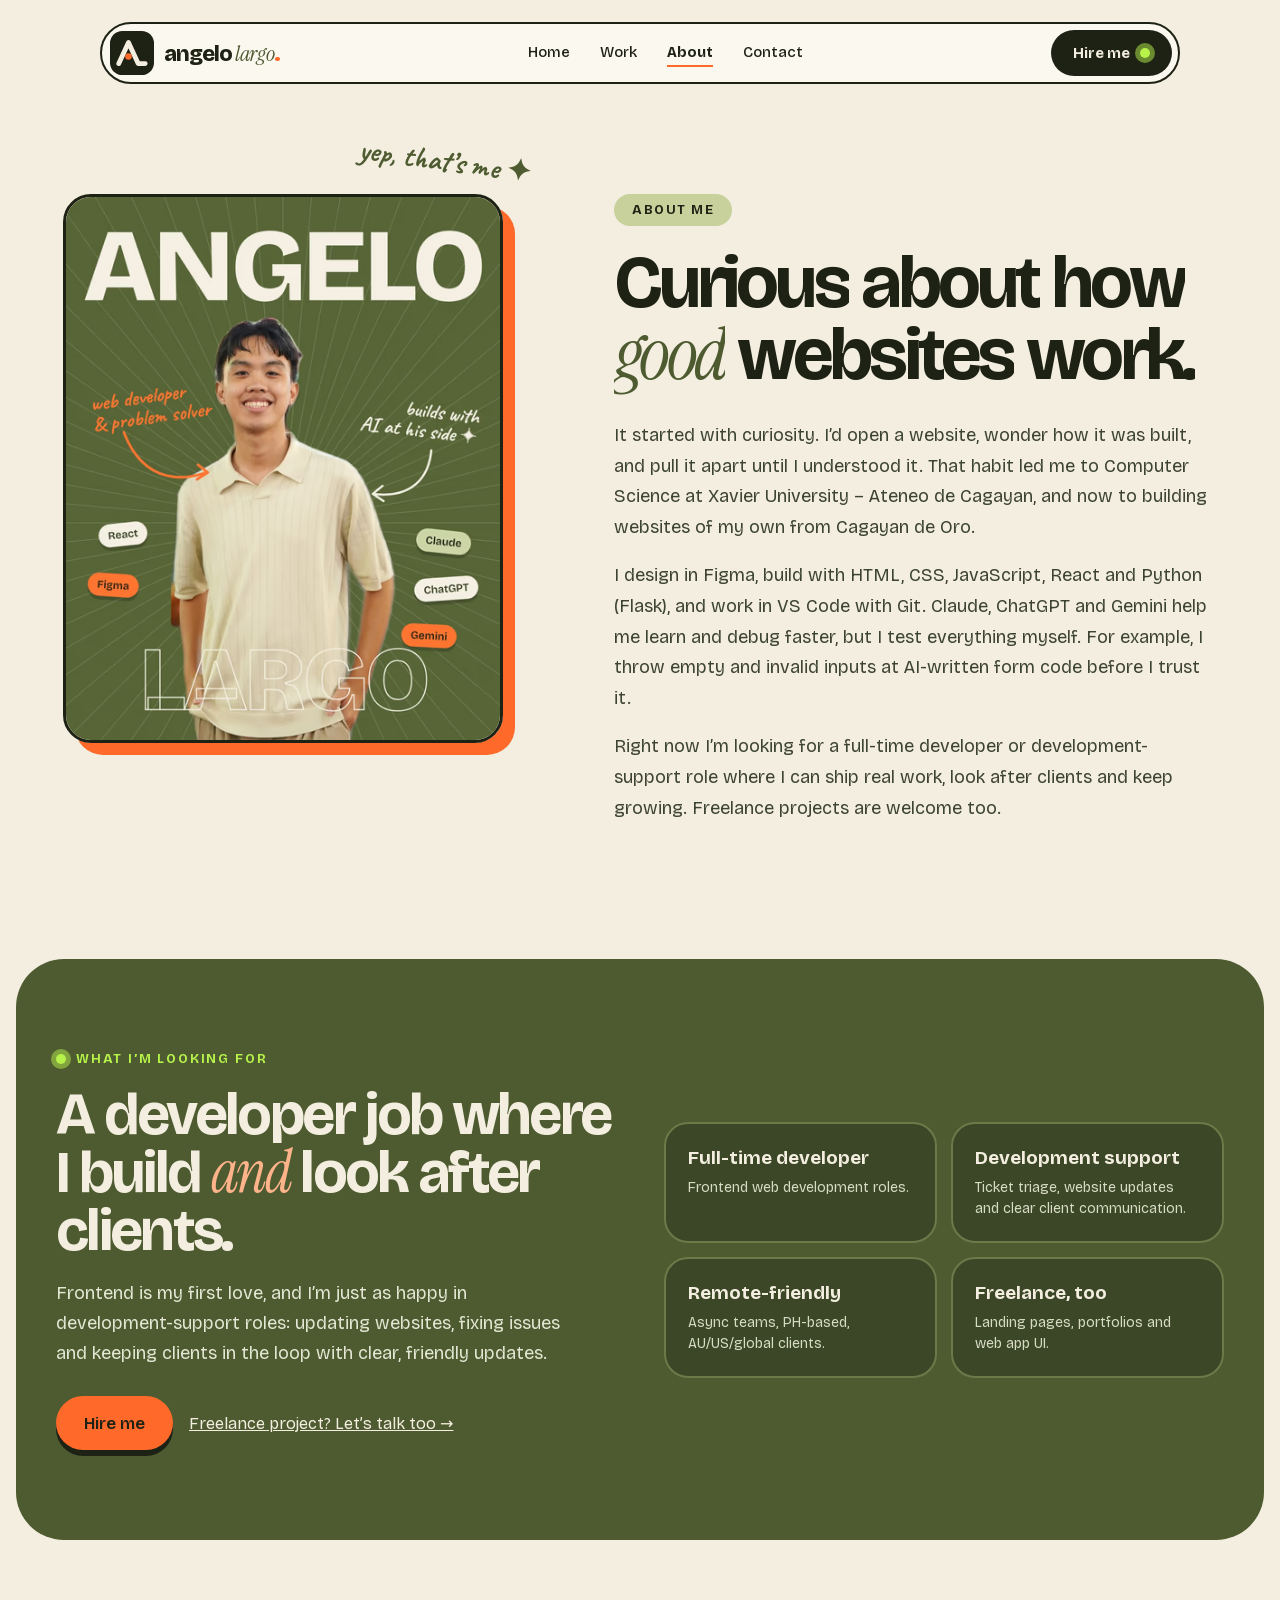
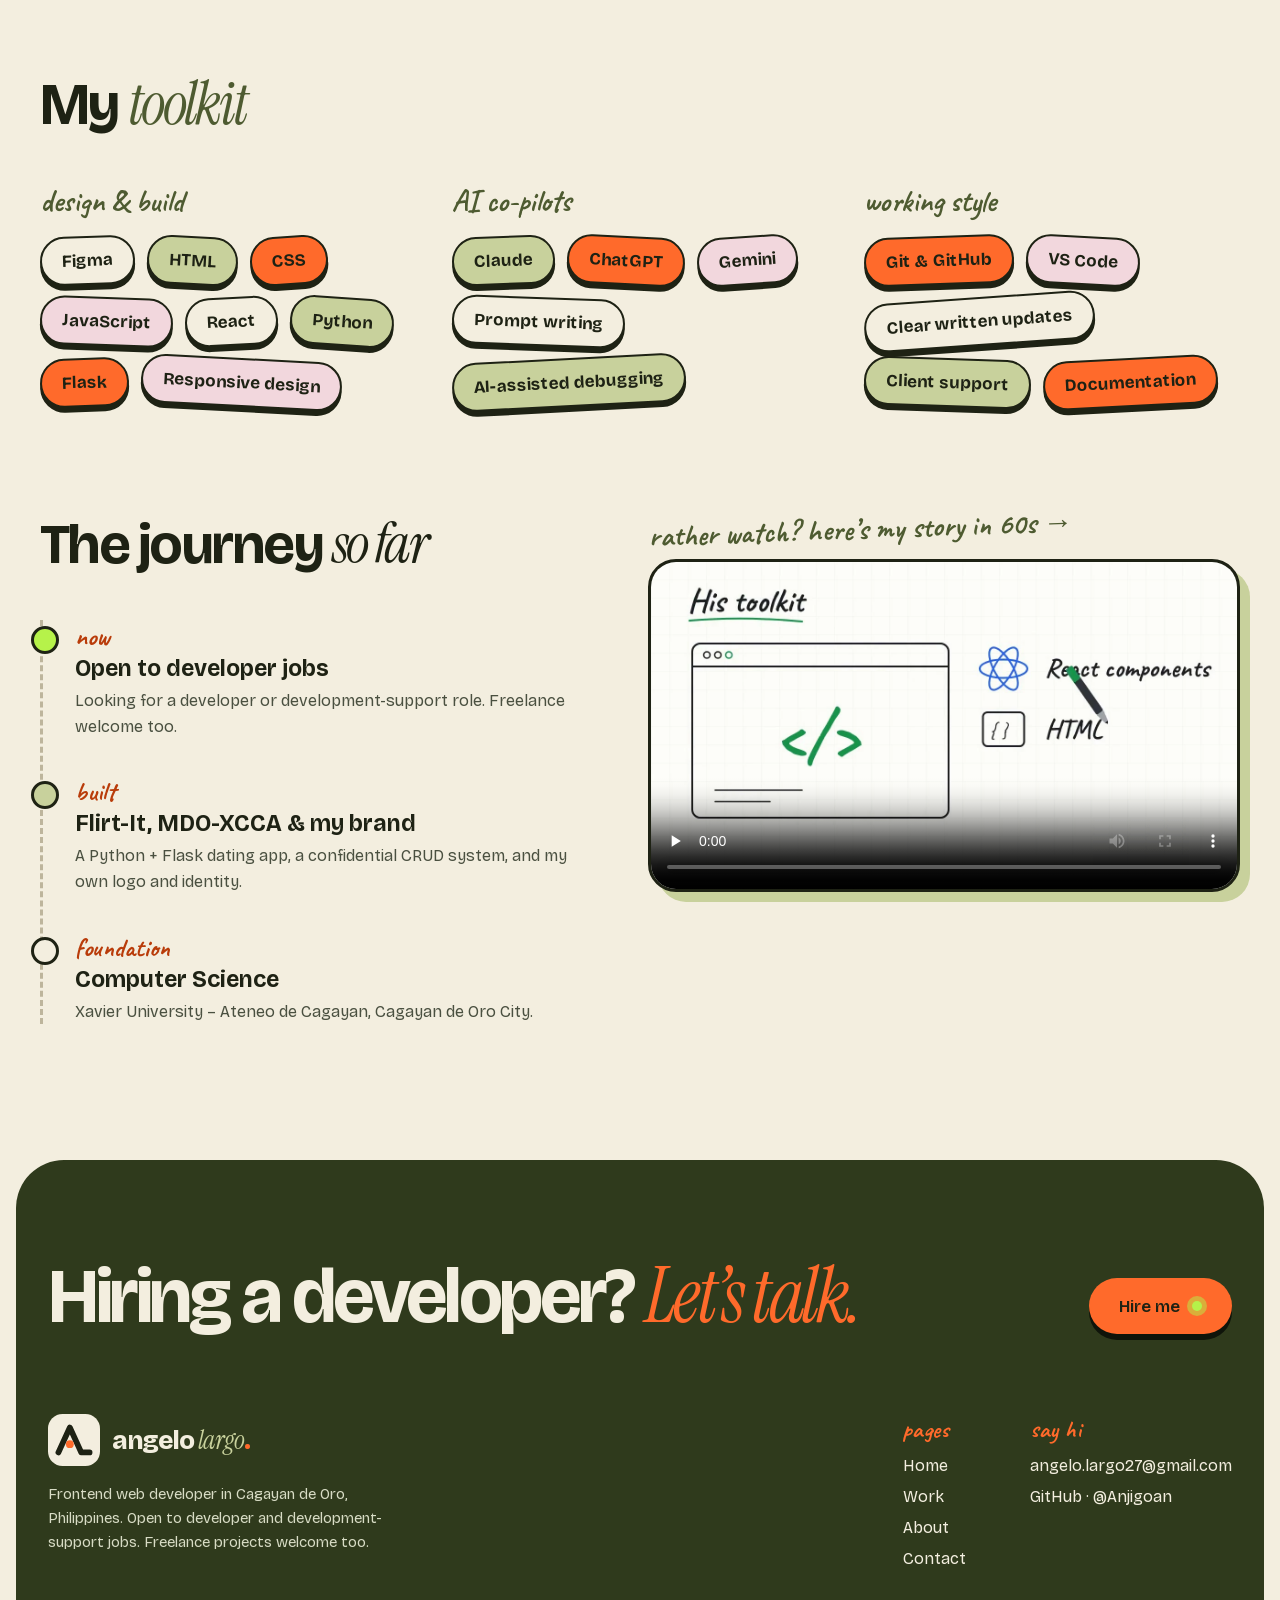
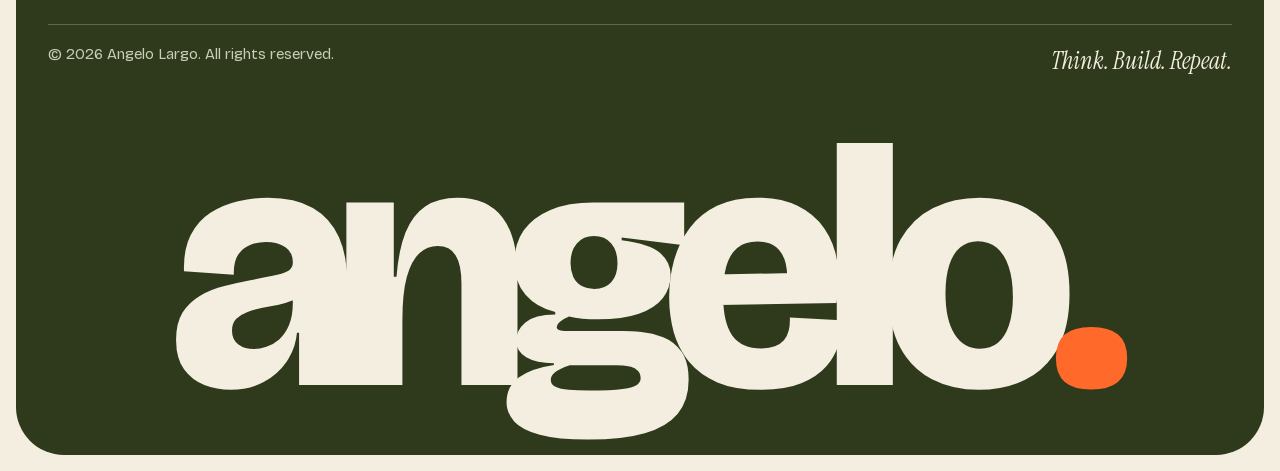
<file: about.html>
<!DOCTYPE html>
<html lang="en">
<head>
  <meta charset="UTF-8">
  <meta name="viewport" content="width=device-width, initial-scale=1.0">
  <title>About Angelo Largo | Frontend Developer in Cagayan de Oro</title>
  <meta name="description" content="Meet Angelo Largo, a Computer Science student and frontend developer in Cagayan de Oro building with HTML, CSS, JavaScript, React, Python and Figma.">
  <meta name="author" content="Angelo Largo">
  <meta name="robots" content="index, follow, max-image-preview:large, max-snippet:-1, max-video-preview:-1">
  <link rel="canonical" href="https://angelo-largo-portfolio.vercel.app/about">
  <meta name="theme-color" content="#4e5b31">
  <meta property="og:site_name" content="Angelo Largo">
  <meta property="og:locale" content="en_US">
  <meta property="og:type" content="profile">
  <meta property="og:title" content="About Angelo Largo | Frontend Developer in Cagayan de Oro">
  <meta property="og:description" content="Meet Angelo Largo, a Computer Science student and frontend developer in Cagayan de Oro building with HTML, CSS, JavaScript, React, Python and Figma.">
  <meta property="og:url" content="https://angelo-largo-portfolio.vercel.app/about">
  <meta property="og:image" content="https://angelo-largo-portfolio.vercel.app/assets/project-brand.jpg">
  <meta property="og:image:width" content="1800">
  <meta property="og:image:height" content="1125">
  <meta property="og:image:alt" content="Angelo Largo logo on business cards, an app icon and a sticker">
  <meta name="twitter:card" content="summary_large_image">
  <meta name="twitter:title" content="About Angelo Largo | Frontend Developer in Cagayan de Oro">
  <meta name="twitter:description" content="Meet Angelo Largo, a Computer Science student and frontend developer in Cagayan de Oro building with HTML, CSS, JavaScript, React, Python and Figma.">
  <meta name="twitter:image" content="https://angelo-largo-portfolio.vercel.app/assets/project-brand.jpg">
  <meta name="twitter:image:alt" content="Angelo Largo logo on business cards, an app icon and a sticker">
  <link rel="icon" href="/assets/favicon.svg" type="image/svg+xml">
  <link rel="apple-touch-icon" href="/assets/apple-touch-icon.png">
  <link rel="preload" as="image" type="image/avif" imagesrcset="/assets/angelo-poster-480.avif 480w, /assets/angelo-poster-640.avif 640w, /assets/angelo-poster-880.avif 880w, /assets/angelo-poster-1200.avif 1200w" imagesizes="(max-width: 860px) 86vw, 440px" fetchpriority="high">
  <link rel="stylesheet" href="/styles.css">
  <script type="application/ld+json">
  {
    "@context": "https://schema.org",
    "@graph": [
      {
        "@type": "Person",
        "@id": "https://angelo-largo-portfolio.vercel.app/#person",
        "name": "Angelo Largo",
        "url": "https://angelo-largo-portfolio.vercel.app/",
        "image": "https://angelo-largo-portfolio.vercel.app/assets/angelo-hero.png",
        "jobTitle": "Frontend Web Developer",
        "description": "Frontend web developer and Computer Science student in Cagayan de Oro, Philippines, open to developer and development-support jobs and freelance projects.",
        "email": "mailto:angelo.largo27@gmail.com",
        "address": {
          "@type": "PostalAddress",
          "addressLocality": "Cagayan de Oro",
          "addressCountry": "PH"
        },
        "affiliation": {
          "@type": "CollegeOrUniversity",
          "name": "Xavier University – Ateneo de Cagayan"
        },
        "knowsAbout": [
          "Frontend web development",
          "Responsive web design",
          "HTML",
          "CSS",
          "JavaScript",
          "React",
          "Python",
          "Flask",
          "Figma",
          "Logo design",
          "Git",
          "GitHub",
          "AI-assisted development",
          "Client support"
        ],
        "seeks": {
          "@type": "Demand",
          "name": "Developer or development-support role, or freelance web projects"
        },
        "sameAs": [
          "https://github.com/Anjigoan"
        ]
      },
      {
        "@type": "WebSite",
        "@id": "https://angelo-largo-portfolio.vercel.app/#website",
        "name": "Angelo Largo",
        "url": "https://angelo-largo-portfolio.vercel.app/",
        "description": "Portfolio of Angelo Largo, a frontend web developer in the Philippines.",
        "inLanguage": "en",
        "publisher": {
          "@id": "https://angelo-largo-portfolio.vercel.app/#person"
        }
      },
      {
        "@id": "https://angelo-largo-portfolio.vercel.app/about#webpage",
        "url": "https://angelo-largo-portfolio.vercel.app/about",
        "name": "About Angelo Largo | Frontend Developer in Cagayan de Oro",
        "description": "Meet Angelo Largo, a Computer Science student and frontend developer in Cagayan de Oro building with HTML, CSS, JavaScript, React, Python and Figma.",
        "inLanguage": "en",
        "isPartOf": {
          "@id": "https://angelo-largo-portfolio.vercel.app/#website"
        },
        "about": {
          "@id": "https://angelo-largo-portfolio.vercel.app/#person"
        },
        "dateModified": "2026-11-06",
        "primaryImageOfPage": {
          "@type": "ImageObject",
          "url": "https://angelo-largo-portfolio.vercel.app/assets/project-brand.jpg"
        },
        "@type": "ProfilePage",
        "mainEntity": {
          "@id": "https://angelo-largo-portfolio.vercel.app/#person"
        },
        "breadcrumb": {
          "@id": "https://angelo-largo-portfolio.vercel.app/about#breadcrumb"
        },
        "video": {
          "@id": "https://angelo-largo-portfolio.vercel.app/#intro-video"
        }
      },
      {
        "@type": "VideoObject",
        "@id": "https://angelo-largo-portfolio.vercel.app/#intro-video",
        "name": "Angelo Largo: 60-second intro",
        "description": "A whiteboard animation covering who Angelo Largo is, the tools he uses, how he works with AI, and what he has built.",
        "thumbnailUrl": "https://angelo-largo-portfolio.vercel.app/assets/intro-poster.jpg",
        "contentUrl": "https://angelo-largo-portfolio.vercel.app/assets/intro.mp4",
        "uploadDate": "2026-11-05",
        "duration": "PT58S",
        "inLanguage": "en",
        "transcript": "A whiteboard animation with background music and no narration. On screen: Hi, meet Angelo Largo. His background: Computer Science, Xavier University – Ateneo de Cagayan; hunting for dev jobs; Cagayan de Oro, Philippines. His toolkit: React components, HTML and CSS, and responsive layouts, desktop plus mobile from day one. His AI copilots: Claude and ChatGPT. How he works: Plan, Build, Check, Ship. Real projects: Flirt-It, a web app, and MDO-XCCA, a collection system with CRUD, under NDA. Open to developer jobs and freelance. Think. Build. Repeat."
      },
      {
        "@type": "BreadcrumbList",
        "@id": "https://angelo-largo-portfolio.vercel.app/about#breadcrumb",
        "itemListElement": [
          {
            "@type": "ListItem",
            "position": 1,
            "name": "Home",
            "item": "https://angelo-largo-portfolio.vercel.app/"
          },
          {
            "@type": "ListItem",
            "position": 2,
            "name": "About",
            "item": "https://angelo-largo-portfolio.vercel.app/about"
          }
        ]
      }
    ]
  }
  </script>
</head>
<body class="page-about">
  <a class="skip-link" href="#main">Skip to content</a>
  <div class="page">
  <header class="site-header" data-site-header>
    <div class="nav-bar">
      <a class="brand" href="/" aria-label="Angelo Largo, home">
        <svg width="44" height="44" viewBox="0 0 100 100" aria-hidden="true"><rect width="100" height="100" rx="28" fill="#1E2214"></rect><path d="M20 74 L42 26 L64 74 H80" fill="none" stroke="#F3EEDF" stroke-width="11" stroke-linecap="round" stroke-linejoin="round"></path><circle cx="42" cy="58" r="7.5" fill="#FF6A2B"></circle></svg>
        <span class="brand-name">angelo <span class="it">largo</span><span class="period">.</span></span>
      </a>
      <nav class="nav-links" aria-label="Primary">
        <a href="/">Home</a>
        <a href="/work">Work</a>
        <a href="/about" aria-current="page">About</a>
        <a href="/contact">Contact</a>
      </nav>
      <a class="nav-hire" href="/contact">Hire me <span class="status-dot"></span></a>
      <button class="nav-burger" type="button" aria-label="Open menu" aria-expanded="false" aria-controls="mobile-menu" data-menu-button>
        <svg width="22" height="22" viewBox="0 0 24 24" fill="none" stroke="#1E2214" stroke-width="2.6" stroke-linecap="round" aria-hidden="true"><path d="M4 7h16M4 12h16M4 17h10"></path></svg>
      </button>
    </div>
    <nav class="nav-panel" id="mobile-menu" aria-label="Mobile" data-nav hidden>
      <a class="nav-panel-link" href="/">Home<svg width="22" height="22" viewBox="0 0 16 16" fill="none" stroke="#1E2214" stroke-width="2" aria-hidden="true"><path d="M4 12 12 4M5 4h7v7"></path></svg></a>
      <a class="nav-panel-link" href="/work">Work<svg width="22" height="22" viewBox="0 0 16 16" fill="none" stroke="#1E2214" stroke-width="2" aria-hidden="true"><path d="M4 12 12 4M5 4h7v7"></path></svg></a>
      <a class="nav-panel-link" href="/about" aria-current="page">About<svg width="22" height="22" viewBox="0 0 16 16" fill="none" stroke="#1E2214" stroke-width="2" aria-hidden="true"><path d="M4 12 12 4M5 4h7v7"></path></svg></a>
      <a class="nav-panel-link" href="/contact">Contact<svg width="22" height="22" viewBox="0 0 16 16" fill="none" stroke="#1E2214" stroke-width="2" aria-hidden="true"><path d="M4 12 12 4M5 4h7v7"></path></svg></a>
      <a class="nav-panel-hire" href="/contact">Hire me <span class="status-dot"></span></a>
      <a class="nav-panel-email" href="mailto:angelo.largo27@gmail.com">angelo.largo27@gmail.com</a>
    </nav>
  </header>

  <main id="main">
  <section class="wrap split about-hero">
    <div class="about-photo">
      <div class="about-photo-frame"><picture><source type="image/avif" srcset="/assets/angelo-poster-480.avif 480w, /assets/angelo-poster-640.avif 640w, /assets/angelo-poster-880.avif 880w, /assets/angelo-poster-1200.avif 1200w" sizes="(max-width: 860px) 86vw, 440px"><img src="/assets/angelo-poster-1200.webp" srcset="/assets/angelo-poster-480.webp 480w, /assets/angelo-poster-640.webp 640w, /assets/angelo-poster-880.webp 880w, /assets/angelo-poster-1200.webp 1200w" sizes="(max-width: 860px) 86vw, 440px" fetchpriority="high" alt="Poster of Angelo Largo surrounded by his tools: React, Figma, Claude, ChatGPT and Gemini" width="1200" height="1500"></picture></div>
      <p class="hand">yep, that’s me ✦</p>
    </div>
    <div class="about-copy">
      <span class="badge badge--flat">About me</span>
      <h1><span class="mask"><span class="word" style="--delay:0.1s">Curious</span></span> <span class="mask"><span class="word" style="--delay:0.2s">about</span></span> <span class="mask"><span class="word" style="--delay:0.3s">how</span></span> <span class="mask"><span class="word it text-olive" style="--delay:0.4s">good</span></span> <span class="mask"><span class="word" style="--delay:0.5s">websites</span></span> <span class="mask"><span class="word" style="--delay:0.6s">work.</span></span></h1>
      <div class="about-text">
        <p>It started with curiosity. I’d open a website, wonder how it was built, and pull it apart until I understood it. That habit led me to Computer Science at Xavier University – Ateneo de Cagayan, and now to building websites of my own from Cagayan de Oro.</p>
        <p>I design in Figma, build with HTML, CSS, JavaScript, React and Python (Flask), and work in VS Code with Git. Claude, ChatGPT and Gemini help me learn and debug faster, but I test everything myself. For example, I throw empty and invalid inputs at AI-written form code before I trust it.</p>
        <p>Right now I’m looking for a full-time developer or development-support role where I can ship real work, look after clients and keep growing. Freelance projects are welcome too.</p>
      </div>
    </div>
  </section>

  <section class="inset">
    <div class="panel looking-for reveal">
      <div class="wrap split">
        <div class="looking-for-copy">
          <span class="eyebrow"><span class="status-dot"></span>What I’m looking for</span>
          <h2 class="heading">A developer job where I build <span class="it text-orange">and</span> look after clients.</h2>
          <p>Frontend is my first love, and I’m just as happy in development-support roles: updating websites, fixing issues and keeping clients in the loop with clear, friendly updates.</p>
          <div class="btn-row">
            <a class="btn btn-orange" href="/contact">Hire me</a>
            <a class="looking-for-link" href="/contact">Freelance project? Let’s talk too →</a>
          </div>
        </div>
        <div class="looking-for-grid">
          <div class="want-card"><b>Full-time developer</b><span>Frontend web development roles.</span></div>
          <div class="want-card"><b>Development support</b><span>Ticket triage, website updates and clear client communication.</span></div>
          <div class="want-card"><b>Remote-friendly</b><span>Async teams, PH-based, AU/US/global clients.</span></div>
          <div class="want-card"><b>Freelance, too</b><span>Landing pages, portfolios and web app UI.</span></div>
        </div>
      </div>
    </div>
  </section>

  <section class="wrap toolkit reveal">
    <h2 class="heading">My <span class="it text-olive">toolkit</span></h2>
    <div class="toolkit-grid">
      <div>
        <p class="hand">design &amp; build</p>
        <div class="sticker-row">
          <span class="sticker" style="--bg:var(--color-cream);--rot:-2deg">Figma</span>
          <span class="sticker" style="--bg:var(--color-sage);--rot:3deg">HTML</span>
          <span class="sticker" style="--bg:var(--color-orange);--rot:-4deg">CSS</span>
          <span class="sticker" style="--bg:var(--color-pink);--rot:2deg">JavaScript</span>
          <span class="sticker" style="--bg:var(--color-cream);--rot:-3deg">React</span>
          <span class="sticker" style="--bg:var(--color-sage);--rot:4deg">Python</span>
          <span class="sticker" style="--bg:var(--color-orange);--rot:-2deg">Flask</span>
          <span class="sticker" style="--bg:var(--color-pink);--rot:3deg">Responsive design</span>
        </div>
      </div>
      <div>
        <p class="hand">AI co-pilots</p>
        <div class="sticker-row">
          <span class="sticker" style="--bg:var(--color-sage);--rot:-2deg">Claude</span>
          <span class="sticker" style="--bg:var(--color-orange);--rot:3deg">ChatGPT</span>
          <span class="sticker" style="--bg:var(--color-pink);--rot:-4deg">Gemini</span>
          <span class="sticker" style="--bg:var(--color-cream);--rot:2deg">Prompt writing</span>
          <span class="sticker" style="--bg:var(--color-sage);--rot:-3deg">AI-assisted debugging</span>
        </div>
      </div>
      <div>
        <p class="hand">working style</p>
        <div class="sticker-row">
          <span class="sticker" style="--bg:var(--color-orange);--rot:-2deg">Git &amp; GitHub</span>
          <span class="sticker" style="--bg:var(--color-pink);--rot:3deg">VS Code</span>
          <span class="sticker" style="--bg:var(--color-cream);--rot:-4deg">Clear written updates</span>
          <span class="sticker" style="--bg:var(--color-sage);--rot:2deg">Client support</span>
          <span class="sticker" style="--bg:var(--color-orange);--rot:-3deg">Documentation</span>
        </div>
      </div>
    </div>
  </section>

  <section class="wrap split journey reveal">
    <div class="journey-timeline">
      <h2 class="heading">The journey <span class="it">so far</span></h2>
      <ol class="timeline">
        <li style="--bg:var(--color-lime)">
          <p class="hand">now</p>
          <h3>Open to developer jobs</h3>
          <p>Looking for a developer or development-support role. Freelance welcome too.</p>
        </li>
        <li style="--bg:var(--color-sage)">
          <p class="hand">built</p>
          <h3>Flirt-It, MDO-XCCA &amp; my brand</h3>
          <p>A Python + Flask dating app, a confidential CRUD system, and my own logo and identity.</p>
        </li>
        <li style="--bg:var(--color-cream)">
          <p class="hand">foundation</p>
          <h3>Computer Science</h3>
          <p>Xavier University – Ateneo de Cagayan, Cagayan de Oro City.</p>
        </li>
      </ol>
    </div>
    <div class="journey-video">
      <p class="hand">rather watch? here’s my story in 60s →</p>
      <div class="video-frame"><video src="/assets/intro.mp4" poster="/assets/intro-poster-1280.webp" controls playsinline preload="none" aria-label="Whiteboard explainer video about Angelo Largo"><track kind="captions" src="/assets/intro.vtt" srclang="en" label="English"></video></div>
    </div>
  </section>
  </main>

  <footer class="site-footer">
    <div class="footer-box">
      <div class="footer-row footer-cta">
        <h2 class="heading">Hiring a developer? <span class="it text-orange">Let’s talk.</span></h2>
        <a class="btn btn-orange" href="/contact">Hire me <span class="status-dot"></span></a>
      </div>
      <div class="footer-row footer-main">
        <div class="footer-about">
          <a class="brand" href="/" aria-label="Angelo Largo, home">
            <svg width="52" height="52" viewBox="0 0 100 100" aria-hidden="true"><rect width="100" height="100" rx="28" fill="#F3EEDF"></rect><path d="M20 74 L42 26 L64 74 H80" fill="none" stroke="#1E2214" stroke-width="11" stroke-linecap="round" stroke-linejoin="round"></path><circle cx="42" cy="58" r="7.5" fill="#FF6A2B"></circle></svg>
            <span class="brand-name">angelo <span class="it">largo</span><span class="period">.</span></span>
          </a>
          <p>Frontend web developer in Cagayan de Oro, Philippines. Open to developer and development-support jobs. Freelance projects welcome too.</p>
        </div>
        <nav class="footer-nav" aria-label="Footer">
          <div>
            <span class="hand">pages</span>
            <a href="/">Home</a>
            <a href="/work">Work</a>
            <a href="/about">About</a>
            <a href="/contact">Contact</a>
          </div>
          <div>
            <span class="hand">say hi</span>
            <a href="mailto:angelo.largo27@gmail.com">angelo.largo27@gmail.com</a>
            <a href="https://github.com/Anjigoan">GitHub · @Anjigoan</a>
          </div>
        </nav>
      </div>
      <div class="footer-row footer-legal">
        <hr>
        <div>
          <span>© 2026 Angelo Largo. All rights reserved.</span>
          <span class="it">Think. Build. Repeat.</span>
        </div>
      </div>
      <div class="footer-word" aria-hidden="true">angelo<span>.</span></div>
    </div>
  </footer>
  </div>

  <script src="/script.js" defer></script>
</body>
</html>
</file>
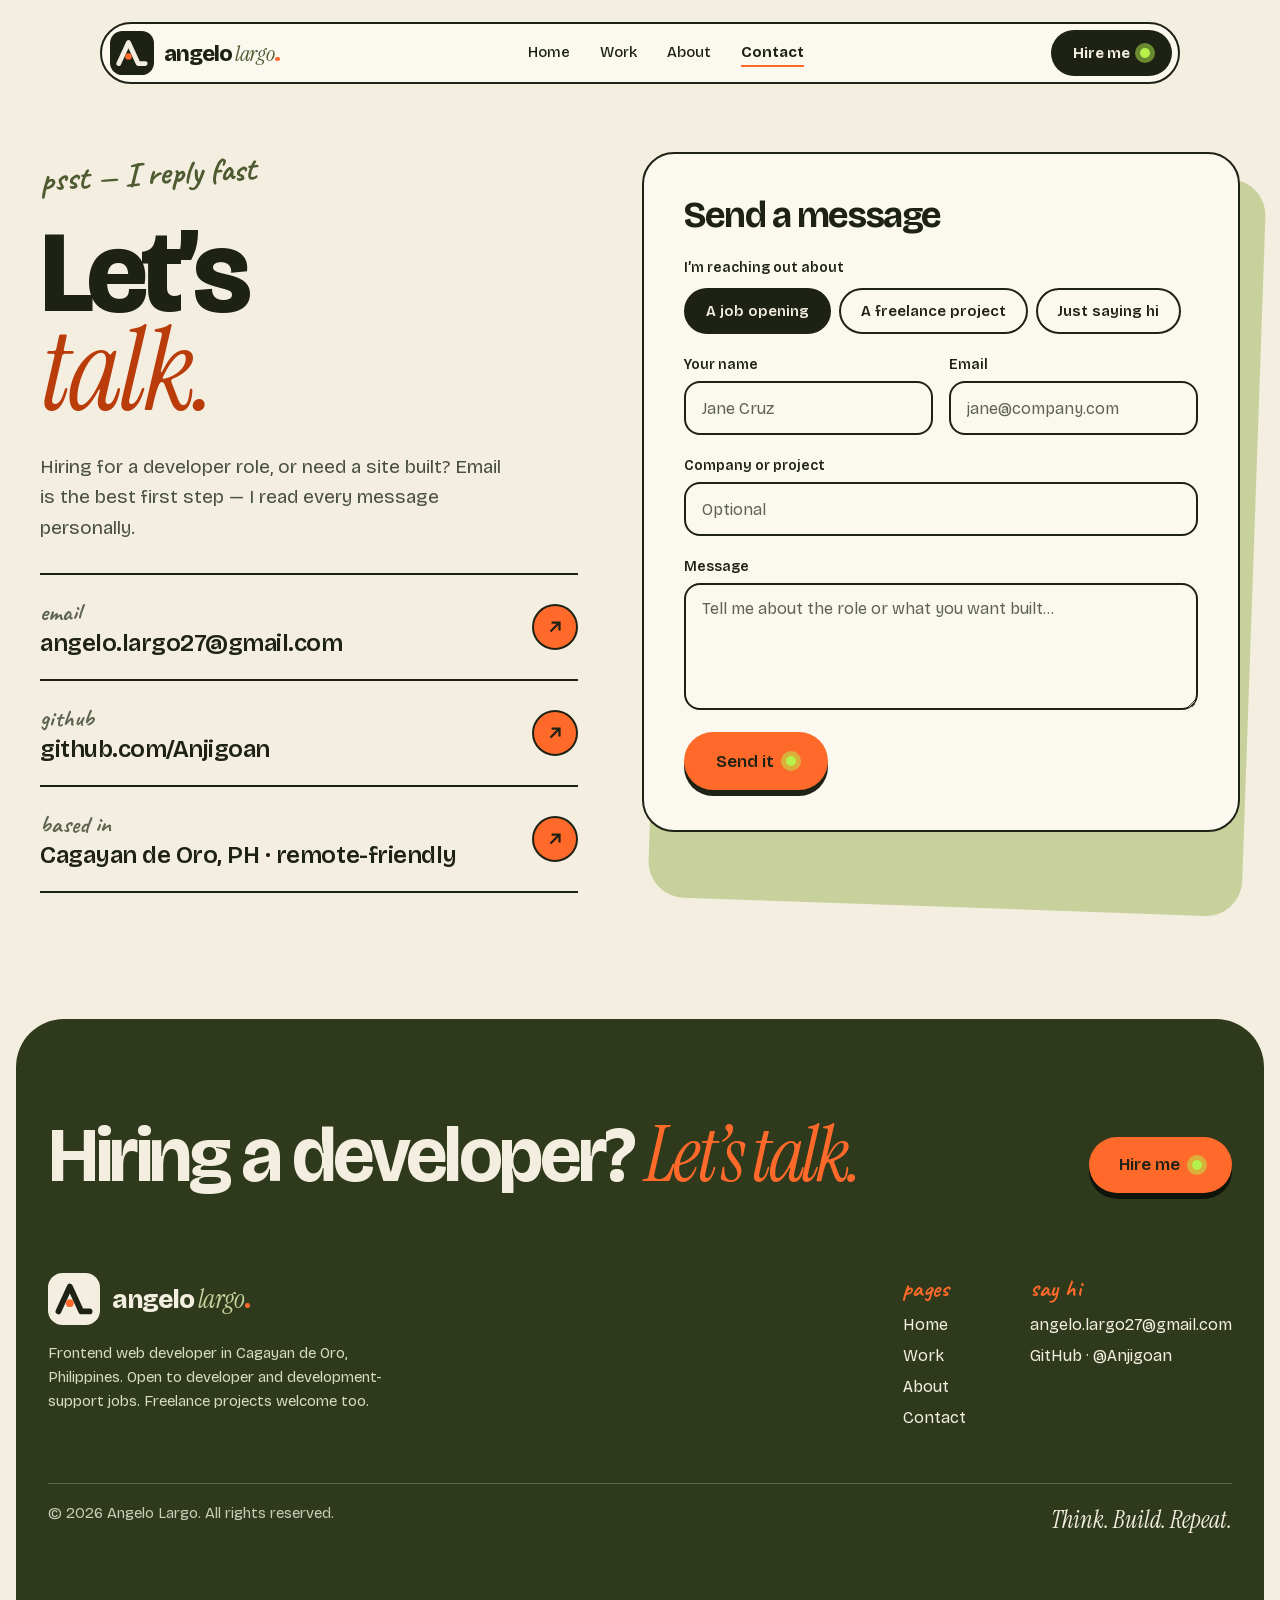
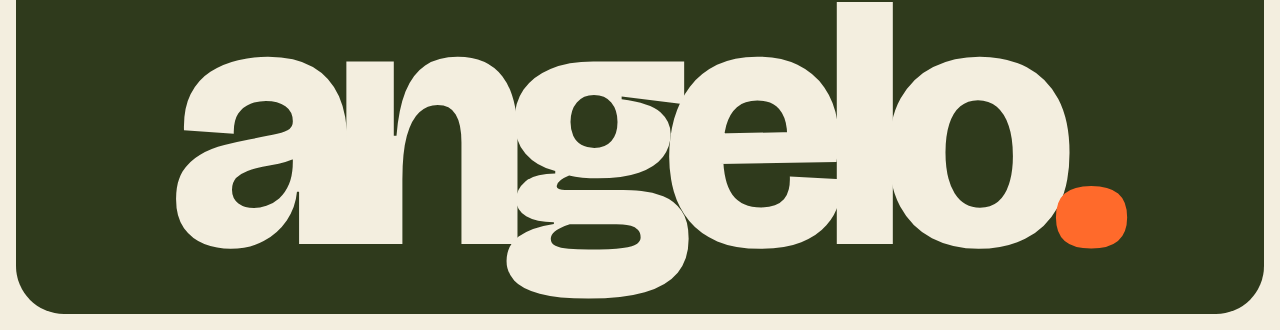
<file: contact.html>
<!DOCTYPE html>
<html lang="en">
<head>
  <meta charset="UTF-8">
  <meta name="viewport" content="width=device-width, initial-scale=1.0">
  <title>Contact Angelo Largo | Hire a Frontend Web Developer</title>
  <meta name="description" content="Contact Angelo Largo about a frontend developer role, development support job or freelance web project. Based in the Philippines and remote-friendly.">
  <meta name="author" content="Angelo Largo">
  <meta name="robots" content="index, follow, max-image-preview:large, max-snippet:-1, max-video-preview:-1">
  <link rel="canonical" href="https://angelo-largo-portfolio.vercel.app/contact">
  <meta name="theme-color" content="#4e5b31">
  <meta property="og:site_name" content="Angelo Largo">
  <meta property="og:locale" content="en_US">
  <meta property="og:type" content="website">
  <meta property="og:title" content="Contact Angelo Largo | Hire a Frontend Web Developer">
  <meta property="og:description" content="Contact Angelo Largo about a frontend developer role, development support job or freelance web project. Based in the Philippines and remote-friendly.">
  <meta property="og:url" content="https://angelo-largo-portfolio.vercel.app/contact">
  <meta property="og:image" content="https://angelo-largo-portfolio.vercel.app/assets/project-brand.jpg">
  <meta property="og:image:width" content="1800">
  <meta property="og:image:height" content="1125">
  <meta property="og:image:alt" content="Angelo Largo logo on business cards, an app icon and a sticker">
  <meta name="twitter:card" content="summary_large_image">
  <meta name="twitter:title" content="Contact Angelo Largo | Hire a Frontend Web Developer">
  <meta name="twitter:description" content="Contact Angelo Largo about a frontend developer role, development support job or freelance web project. Based in the Philippines and remote-friendly.">
  <meta name="twitter:image" content="https://angelo-largo-portfolio.vercel.app/assets/project-brand.jpg">
  <meta name="twitter:image:alt" content="Angelo Largo logo on business cards, an app icon and a sticker">
  <link rel="icon" href="/assets/favicon.svg" type="image/svg+xml">
  <link rel="apple-touch-icon" href="/assets/apple-touch-icon.png">

  <link rel="stylesheet" href="/styles.css">
  <script type="application/ld+json">
  {
    "@context": "https://schema.org",
    "@graph": [
      {
        "@type": "Person",
        "@id": "https://angelo-largo-portfolio.vercel.app/#person",
        "name": "Angelo Largo",
        "url": "https://angelo-largo-portfolio.vercel.app/",
        "image": "https://angelo-largo-portfolio.vercel.app/assets/angelo-hero.png",
        "jobTitle": "Frontend Web Developer",
        "description": "Frontend web developer and Computer Science student in Cagayan de Oro, Philippines, open to developer and development-support jobs and freelance projects.",
        "email": "mailto:angelo.largo27@gmail.com",
        "address": {
          "@type": "PostalAddress",
          "addressLocality": "Cagayan de Oro",
          "addressCountry": "PH"
        },
        "affiliation": {
          "@type": "CollegeOrUniversity",
          "name": "Xavier University – Ateneo de Cagayan"
        },
        "knowsAbout": [
          "Frontend web development",
          "Responsive web design",
          "HTML",
          "CSS",
          "JavaScript",
          "React",
          "Python",
          "Flask",
          "Figma",
          "Logo design",
          "Git",
          "GitHub",
          "AI-assisted development",
          "Client support"
        ],
        "seeks": {
          "@type": "Demand",
          "name": "Developer or development-support role, or freelance web projects"
        },
        "sameAs": [
          "https://github.com/Anjigoan"
        ]
      },
      {
        "@type": "WebSite",
        "@id": "https://angelo-largo-portfolio.vercel.app/#website",
        "name": "Angelo Largo",
        "url": "https://angelo-largo-portfolio.vercel.app/",
        "description": "Portfolio of Angelo Largo, a frontend web developer in the Philippines.",
        "inLanguage": "en",
        "publisher": {
          "@id": "https://angelo-largo-portfolio.vercel.app/#person"
        }
      },
      {
        "@id": "https://angelo-largo-portfolio.vercel.app/contact#webpage",
        "url": "https://angelo-largo-portfolio.vercel.app/contact",
        "name": "Contact Angelo Largo | Hire a Frontend Web Developer",
        "description": "Contact Angelo Largo about a frontend developer role, development support job or freelance web project. Based in the Philippines and remote-friendly.",
        "inLanguage": "en",
        "isPartOf": {
          "@id": "https://angelo-largo-portfolio.vercel.app/#website"
        },
        "about": {
          "@id": "https://angelo-largo-portfolio.vercel.app/#person"
        },
        "dateModified": "2026-11-06",
        "primaryImageOfPage": {
          "@type": "ImageObject",
          "url": "https://angelo-largo-portfolio.vercel.app/assets/project-brand.jpg"
        },
        "@type": "ContactPage",
        "mainEntity": {
          "@id": "https://angelo-largo-portfolio.vercel.app/#person"
        },
        "breadcrumb": {
          "@id": "https://angelo-largo-portfolio.vercel.app/contact#breadcrumb"
        }
      },
      {
        "@type": "BreadcrumbList",
        "@id": "https://angelo-largo-portfolio.vercel.app/contact#breadcrumb",
        "itemListElement": [
          {
            "@type": "ListItem",
            "position": 1,
            "name": "Home",
            "item": "https://angelo-largo-portfolio.vercel.app/"
          },
          {
            "@type": "ListItem",
            "position": 2,
            "name": "Contact",
            "item": "https://angelo-largo-portfolio.vercel.app/contact"
          }
        ]
      }
    ]
  }
  </script>
</head>
<body class="page-contact">
  <a class="skip-link" href="#main">Skip to content</a>
  <div class="page">
  <header class="site-header" data-site-header>
    <div class="nav-bar">
      <a class="brand" href="/" aria-label="Angelo Largo, home">
        <svg width="44" height="44" viewBox="0 0 100 100" aria-hidden="true"><rect width="100" height="100" rx="28" fill="#1E2214"></rect><path d="M20 74 L42 26 L64 74 H80" fill="none" stroke="#F3EEDF" stroke-width="11" stroke-linecap="round" stroke-linejoin="round"></path><circle cx="42" cy="58" r="7.5" fill="#FF6A2B"></circle></svg>
        <span class="brand-name">angelo <span class="it">largo</span><span class="period">.</span></span>
      </a>
      <nav class="nav-links" aria-label="Primary">
        <a href="/">Home</a>
        <a href="/work">Work</a>
        <a href="/about">About</a>
        <a href="/contact" aria-current="page">Contact</a>
      </nav>
      <a class="nav-hire" href="/contact">Hire me <span class="status-dot"></span></a>
      <button class="nav-burger" type="button" aria-label="Open menu" aria-expanded="false" aria-controls="mobile-menu" data-menu-button>
        <svg width="22" height="22" viewBox="0 0 24 24" fill="none" stroke="#1E2214" stroke-width="2.6" stroke-linecap="round" aria-hidden="true"><path d="M4 7h16M4 12h16M4 17h10"></path></svg>
      </button>
    </div>
    <nav class="nav-panel" id="mobile-menu" aria-label="Mobile" data-nav hidden>
      <a class="nav-panel-link" href="/">Home<svg width="22" height="22" viewBox="0 0 16 16" fill="none" stroke="#1E2214" stroke-width="2" aria-hidden="true"><path d="M4 12 12 4M5 4h7v7"></path></svg></a>
      <a class="nav-panel-link" href="/work">Work<svg width="22" height="22" viewBox="0 0 16 16" fill="none" stroke="#1E2214" stroke-width="2" aria-hidden="true"><path d="M4 12 12 4M5 4h7v7"></path></svg></a>
      <a class="nav-panel-link" href="/about">About<svg width="22" height="22" viewBox="0 0 16 16" fill="none" stroke="#1E2214" stroke-width="2" aria-hidden="true"><path d="M4 12 12 4M5 4h7v7"></path></svg></a>
      <a class="nav-panel-link" href="/contact" aria-current="page">Contact<svg width="22" height="22" viewBox="0 0 16 16" fill="none" stroke="#1E2214" stroke-width="2" aria-hidden="true"><path d="M4 12 12 4M5 4h7v7"></path></svg></a>
      <a class="nav-panel-hire" href="/contact">Hire me <span class="status-dot"></span></a>
      <a class="nav-panel-email" href="mailto:angelo.largo27@gmail.com">angelo.largo27@gmail.com</a>
    </nav>
  </header>

  <main id="main">
  <section class="wrap split contact">
    <div class="contact-intro">
      <p class="hand">psst — I reply fast</p>
      <h1><span class="rise" style="--delay:0.0s">L</span><span class="rise" style="--delay:0.07s">e</span><span class="rise" style="--delay:0.14s">t</span><span class="rise" style="--delay:0.21s">’</span><span class="rise" style="--delay:0.28s">s</span> <br><span class="it">talk.</span></h1>
      <p class="lede">Hiring for a developer role, or need a site built? Email is the best first step — I read every message personally.</p>
      <div class="contact-lines">
        <a class="contact-line" href="mailto:angelo.largo27@gmail.com">
          <span class="contact-line-text"><span class="hand">email</span><b>angelo.largo27@gmail.com</b></span>
          <span class="round-arrow"><svg width="18" height="18" viewBox="0 0 16 16" fill="none" stroke="#1E2214" stroke-width="2" aria-hidden="true"><path d="M4 12 12 4M5 4h7v7"></path></svg></span>
        </a>
        <a class="contact-line" href="https://github.com/Anjigoan">
          <span class="contact-line-text"><span class="hand">github</span><b>github.com/Anjigoan</b></span>
          <span class="round-arrow"><svg width="18" height="18" viewBox="0 0 16 16" fill="none" stroke="#1E2214" stroke-width="2" aria-hidden="true"><path d="M4 12 12 4M5 4h7v7"></path></svg></span>
        </a>
        <a class="contact-line" href="/about">
          <span class="contact-line-text"><span class="hand">based in</span><b>Cagayan de Oro, PH · remote-friendly</b></span>
          <span class="round-arrow"><svg width="18" height="18" viewBox="0 0 16 16" fill="none" stroke="#1E2214" stroke-width="2" aria-hidden="true"><path d="M4 12 12 4M5 4h7v7"></path></svg></span>
        </a>
      </div>
    </div>

    <div class="contact-card-wrap">
      <div class="contact-card">
        <div class="contact-done" data-contact-done hidden>
          <span class="contact-done-icon"><svg width="38" height="38" viewBox="0 0 24 24" fill="none" stroke="#1E2214" stroke-width="2.5" aria-hidden="true"><path d="M20 6 9 17l-5-5"></path></svg></span>
          <h2 class="heading">Message sent!</h2>
          <p class="hand">talk soon ✦</p>
          <button class="btn btn-line" type="button" data-contact-reset>Send another</button>
        </div>
        <form class="contact-form" action="https://formspree.io/f/xeaadzya" method="POST" data-contact-form>
          <h2 class="heading">Send a message</h2>
          <fieldset>
            <legend>I’m reaching out about</legend>
            <div class="chip-row"><button class="toggle" type="button" aria-pressed="true" data-topic="A job opening">A job opening</button><button class="toggle" type="button" aria-pressed="false" data-topic="A freelance project">A freelance project</button><button class="toggle" type="button" aria-pressed="false" data-topic="Just saying hi">Just saying hi</button></div>
          </fieldset>
          <input type="hidden" name="topic" value="A job opening">
          <input type="hidden" name="_subject" value="Portfolio message: A job opening">
          <input class="form-trap" type="text" name="_gotcha" tabindex="-1" autocomplete="off" aria-hidden="true">
          <div class="field-row">
            <label class="field">Your name<input class="input" type="text" name="name" placeholder="Jane Cruz" autocomplete="name" required></label>
            <label class="field">Email<input class="input" type="email" name="email" placeholder="jane@company.com" autocomplete="email" required></label>
          </div>
          <label class="field">Company or project<input class="input" type="text" name="company" placeholder="Optional" autocomplete="organization"></label>
          <label class="field">Message<textarea class="input" name="message" rows="5" placeholder="Tell me about the role or what you want built…" required></textarea></label>
          <p class="form-error" role="alert" data-contact-error hidden>That didn’t send. Please try again, or email me at <a href="mailto:angelo.largo27@gmail.com">angelo.largo27@gmail.com</a>.</p>
          <button class="btn btn-orange" type="submit"><span data-submit-label>Send it</span> <span class="status-dot"></span></button>
        </form>
      </div>
    </div>
  </section>
  </main>

  <footer class="site-footer">
    <div class="footer-box">
      <div class="footer-row footer-cta">
        <h2 class="heading">Hiring a developer? <span class="it text-orange">Let’s talk.</span></h2>
        <a class="btn btn-orange" href="/contact">Hire me <span class="status-dot"></span></a>
      </div>
      <div class="footer-row footer-main">
        <div class="footer-about">
          <a class="brand" href="/" aria-label="Angelo Largo, home">
            <svg width="52" height="52" viewBox="0 0 100 100" aria-hidden="true"><rect width="100" height="100" rx="28" fill="#F3EEDF"></rect><path d="M20 74 L42 26 L64 74 H80" fill="none" stroke="#1E2214" stroke-width="11" stroke-linecap="round" stroke-linejoin="round"></path><circle cx="42" cy="58" r="7.5" fill="#FF6A2B"></circle></svg>
            <span class="brand-name">angelo <span class="it">largo</span><span class="period">.</span></span>
          </a>
          <p>Frontend web developer in Cagayan de Oro, Philippines. Open to developer and development-support jobs. Freelance projects welcome too.</p>
        </div>
        <nav class="footer-nav" aria-label="Footer">
          <div>
            <span class="hand">pages</span>
            <a href="/">Home</a>
            <a href="/work">Work</a>
            <a href="/about">About</a>
            <a href="/contact">Contact</a>
          </div>
          <div>
            <span class="hand">say hi</span>
            <a href="mailto:angelo.largo27@gmail.com">angelo.largo27@gmail.com</a>
            <a href="https://github.com/Anjigoan">GitHub · @Anjigoan</a>
          </div>
        </nav>
      </div>
      <div class="footer-row footer-legal">
        <hr>
        <div>
          <span>© 2026 Angelo Largo. All rights reserved.</span>
          <span class="it">Think. Build. Repeat.</span>
        </div>
      </div>
      <div class="footer-word" aria-hidden="true">angelo<span>.</span></div>
    </div>
  </footer>
  </div>

  <script src="/script.js" defer></script>
</body>
</html>
</file>
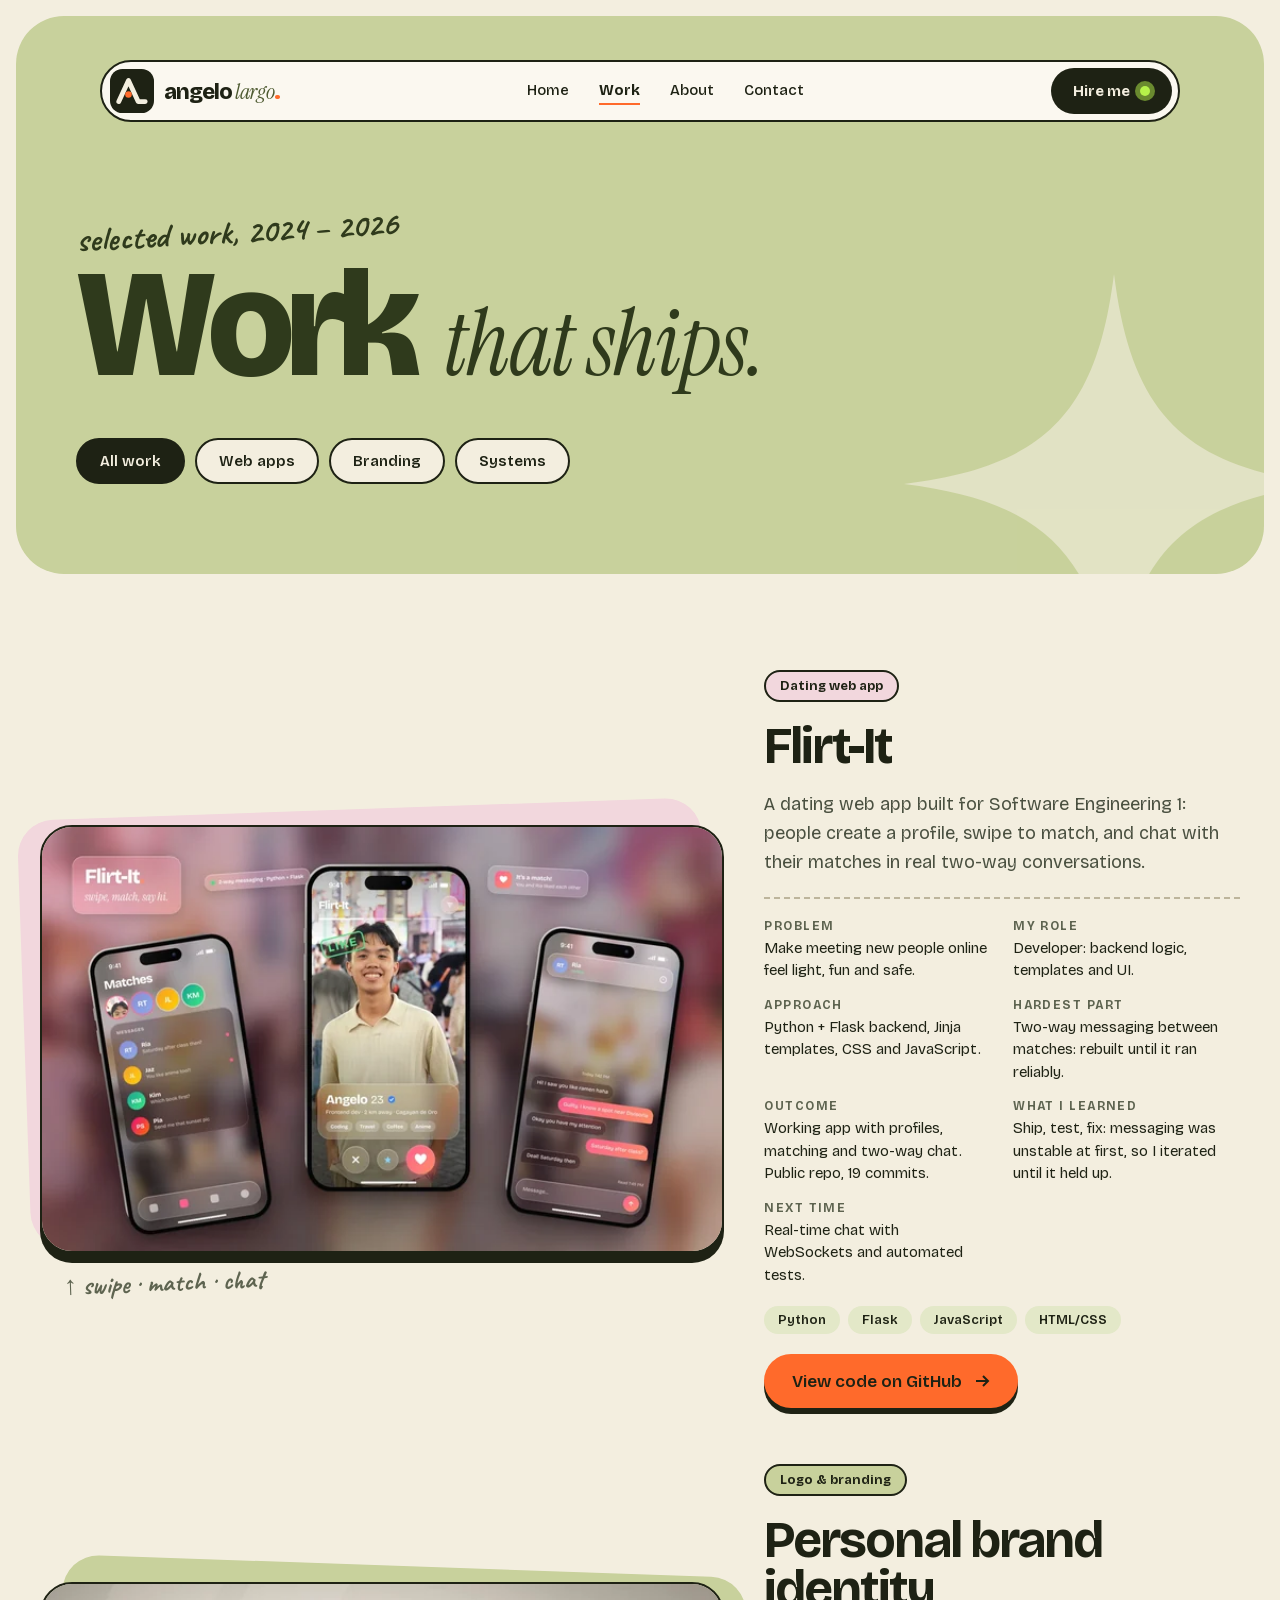
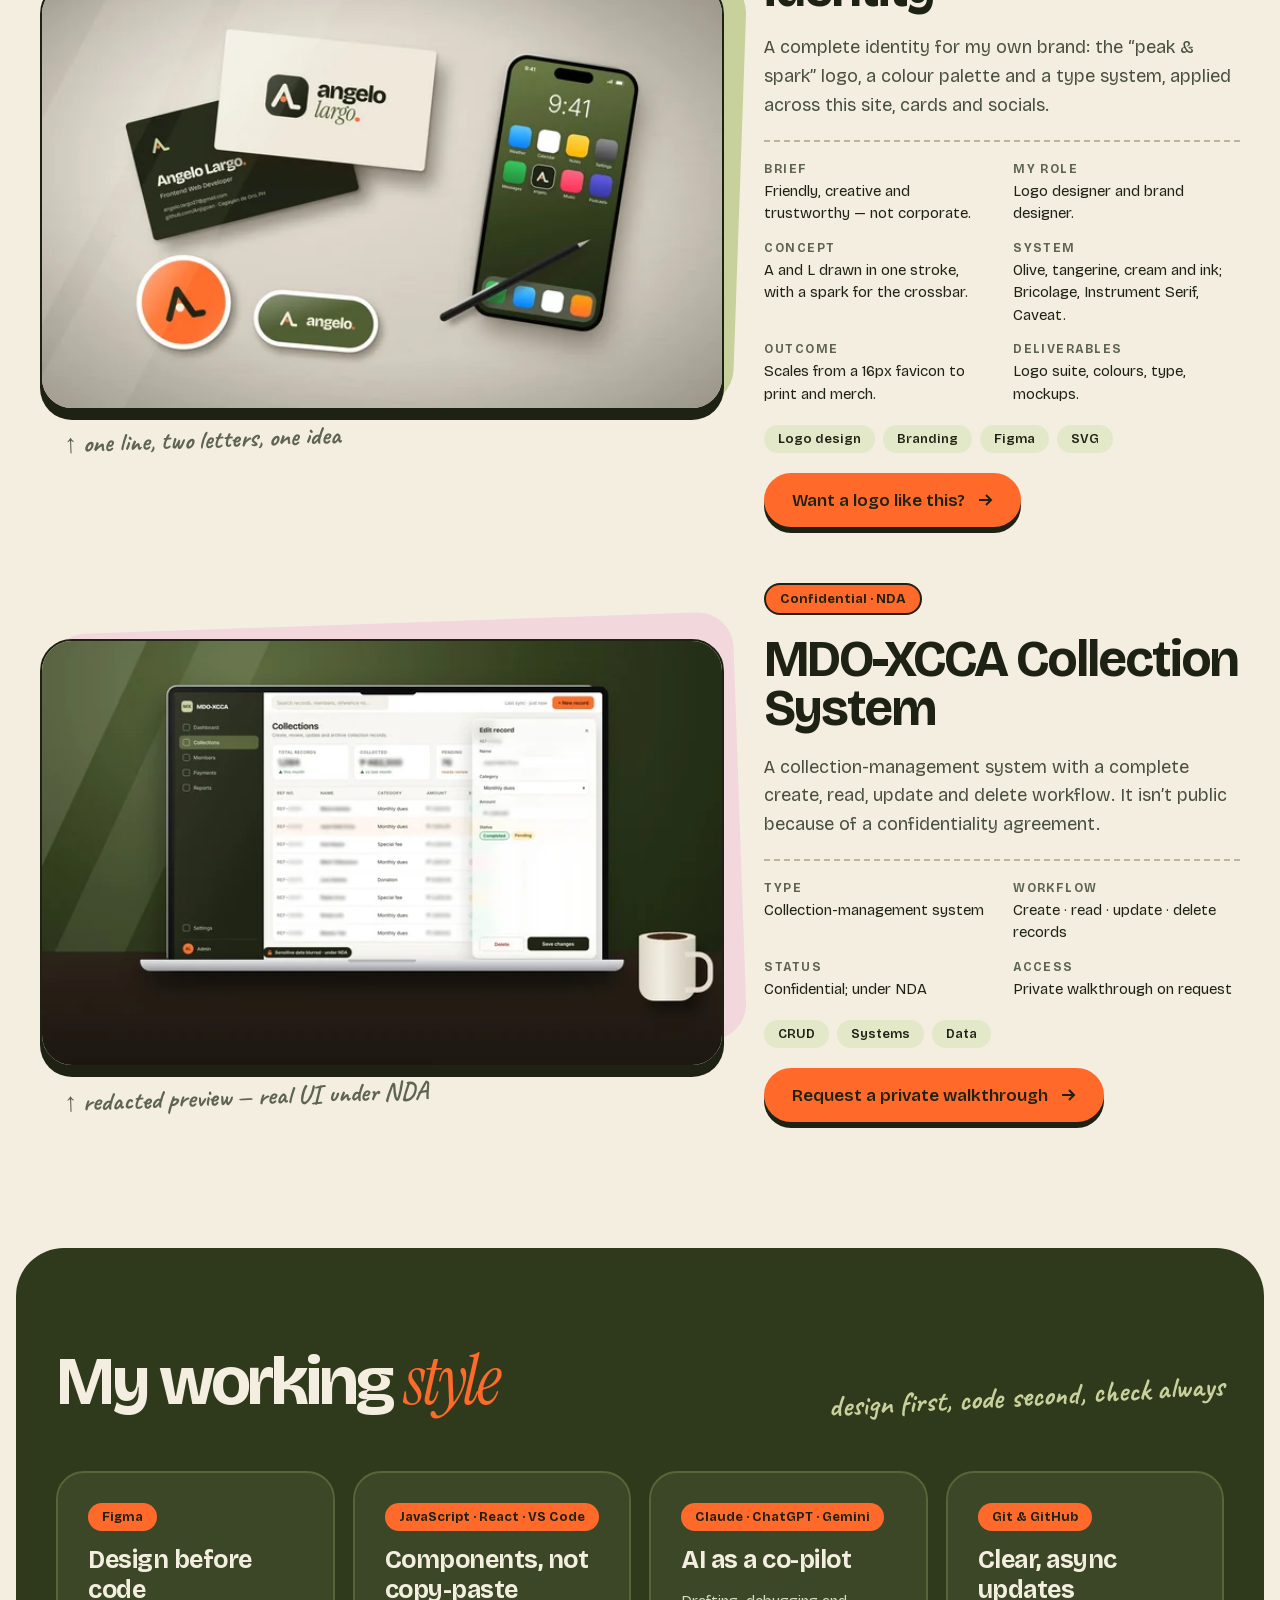
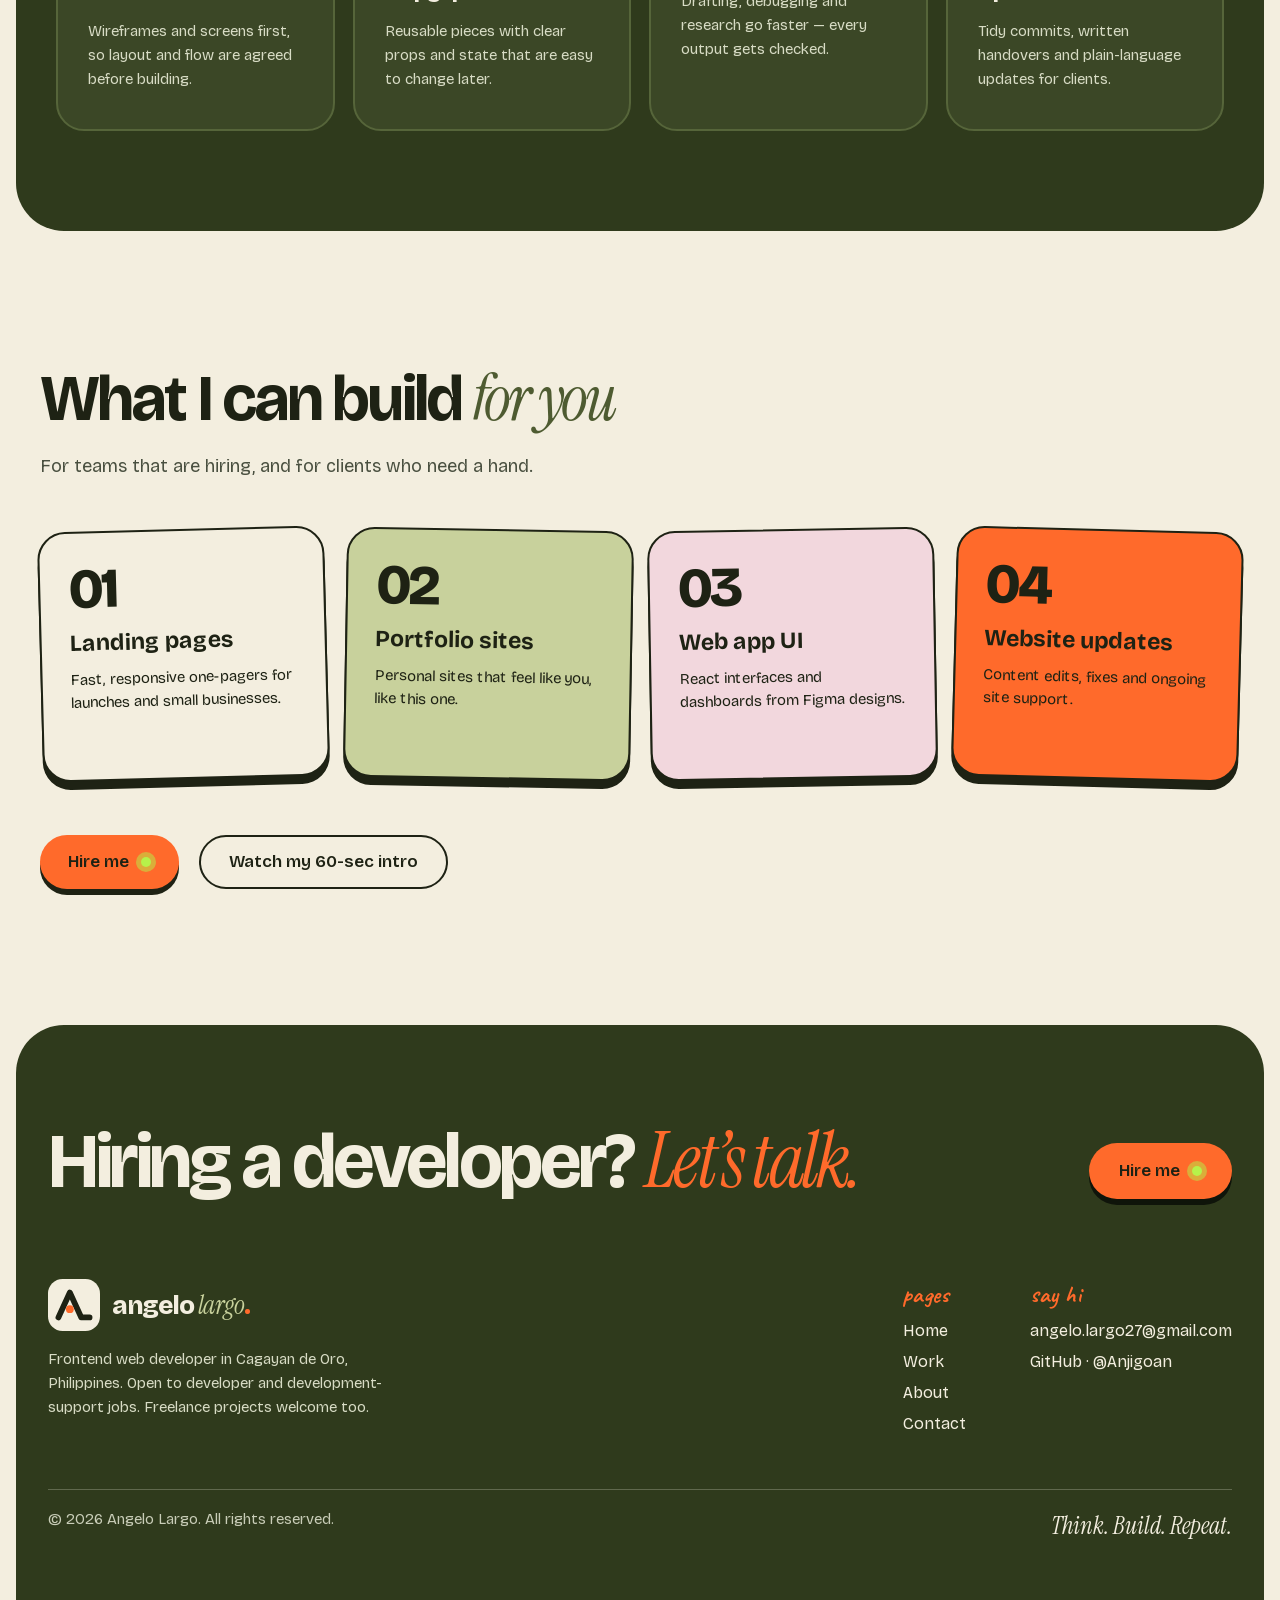
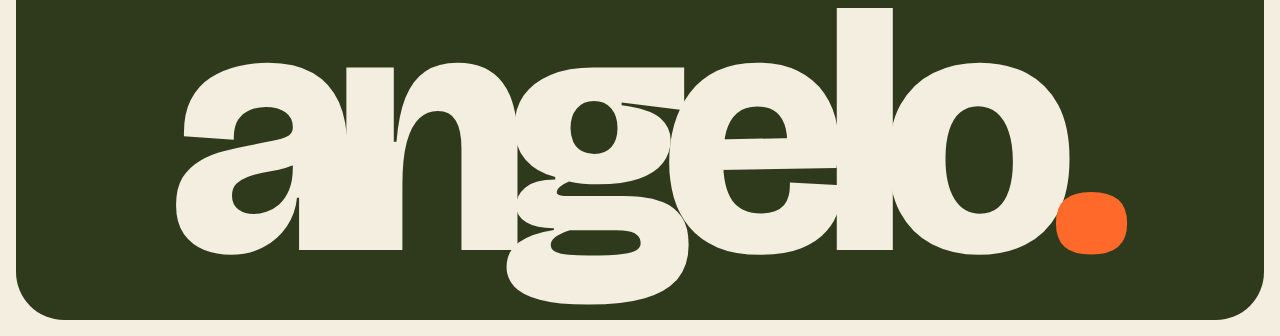
<file: work.html>
<!DOCTYPE html>
<html lang="en">
<head>
  <meta charset="UTF-8">
  <meta name="viewport" content="width=device-width, initial-scale=1.0">
  <title>Web Development Projects &amp; Case Studies | Angelo Largo</title>
  <meta name="description" content="See Angelo Largo's work: Flirt-It, a Python and Flask dating app, a personal brand identity and a collection system, with his role, stack and results.">
  <meta name="author" content="Angelo Largo">
  <meta name="robots" content="index, follow, max-image-preview:large, max-snippet:-1, max-video-preview:-1">
  <link rel="canonical" href="https://angelo-largo-portfolio.vercel.app/work">
  <meta name="theme-color" content="#4e5b31">
  <meta property="og:site_name" content="Angelo Largo">
  <meta property="og:locale" content="en_US">
  <meta property="og:type" content="website">
  <meta property="og:title" content="Web Development Projects &amp; Case Studies | Angelo Largo">
  <meta property="og:description" content="See Angelo Largo's work: Flirt-It, a Python and Flask dating app, a personal brand identity and a collection system, with his role, stack and results.">
  <meta property="og:url" content="https://angelo-largo-portfolio.vercel.app/work">
  <meta property="og:image" content="https://angelo-largo-portfolio.vercel.app/assets/project-brand.jpg">
  <meta property="og:image:width" content="1800">
  <meta property="og:image:height" content="1125">
  <meta property="og:image:alt" content="Angelo Largo logo on business cards, an app icon and a sticker">
  <meta name="twitter:card" content="summary_large_image">
  <meta name="twitter:title" content="Web Development Projects &amp; Case Studies | Angelo Largo">
  <meta name="twitter:description" content="See Angelo Largo's work: Flirt-It, a Python and Flask dating app, a personal brand identity and a collection system, with his role, stack and results.">
  <meta name="twitter:image" content="https://angelo-largo-portfolio.vercel.app/assets/project-brand.jpg">
  <meta name="twitter:image:alt" content="Angelo Largo logo on business cards, an app icon and a sticker">
  <link rel="icon" href="/assets/favicon.svg" type="image/svg+xml">
  <link rel="apple-touch-icon" href="/assets/apple-touch-icon.png">

  <link rel="stylesheet" href="/styles.css">
  <script type="application/ld+json">
  {
    "@context": "https://schema.org",
    "@graph": [
      {
        "@type": "Person",
        "@id": "https://angelo-largo-portfolio.vercel.app/#person",
        "name": "Angelo Largo",
        "url": "https://angelo-largo-portfolio.vercel.app/",
        "image": "https://angelo-largo-portfolio.vercel.app/assets/angelo-hero.png",
        "jobTitle": "Frontend Web Developer",
        "description": "Frontend web developer and Computer Science student in Cagayan de Oro, Philippines, open to developer and development-support jobs and freelance projects.",
        "email": "mailto:angelo.largo27@gmail.com",
        "address": {
          "@type": "PostalAddress",
          "addressLocality": "Cagayan de Oro",
          "addressCountry": "PH"
        },
        "affiliation": {
          "@type": "CollegeOrUniversity",
          "name": "Xavier University – Ateneo de Cagayan"
        },
        "knowsAbout": [
          "Frontend web development",
          "Responsive web design",
          "HTML",
          "CSS",
          "JavaScript",
          "React",
          "Python",
          "Flask",
          "Figma",
          "Logo design",
          "Git",
          "GitHub",
          "AI-assisted development",
          "Client support"
        ],
        "seeks": {
          "@type": "Demand",
          "name": "Developer or development-support role, or freelance web projects"
        },
        "sameAs": [
          "https://github.com/Anjigoan"
        ],
        "makesOffer": [
          {
            "@type": "Offer",
            "itemOffered": {
              "@type": "Service",
              "name": "Landing pages",
              "description": "Fast, responsive one-pagers for launches and small businesses."
            }
          },
          {
            "@type": "Offer",
            "itemOffered": {
              "@type": "Service",
              "name": "Portfolio sites",
              "description": "Personal sites that feel like you, like this one."
            }
          },
          {
            "@type": "Offer",
            "itemOffered": {
              "@type": "Service",
              "name": "Web app UI",
              "description": "React interfaces and dashboards from Figma designs."
            }
          },
          {
            "@type": "Offer",
            "itemOffered": {
              "@type": "Service",
              "name": "Website updates",
              "description": "Content edits, fixes and ongoing site support."
            }
          }
        ]
      },
      {
        "@type": "WebSite",
        "@id": "https://angelo-largo-portfolio.vercel.app/#website",
        "name": "Angelo Largo",
        "url": "https://angelo-largo-portfolio.vercel.app/",
        "description": "Portfolio of Angelo Largo, a frontend web developer in the Philippines.",
        "inLanguage": "en",
        "publisher": {
          "@id": "https://angelo-largo-portfolio.vercel.app/#person"
        }
      },
      {
        "@id": "https://angelo-largo-portfolio.vercel.app/work#webpage",
        "url": "https://angelo-largo-portfolio.vercel.app/work",
        "name": "Web Development Projects & Case Studies | Angelo Largo",
        "description": "See Angelo Largo's work: Flirt-It, a Python and Flask dating app, a personal brand identity and a collection system, with his role, stack and results.",
        "inLanguage": "en",
        "isPartOf": {
          "@id": "https://angelo-largo-portfolio.vercel.app/#website"
        },
        "about": {
          "@id": "https://angelo-largo-portfolio.vercel.app/#person"
        },
        "dateModified": "2026-11-06",
        "primaryImageOfPage": {
          "@type": "ImageObject",
          "url": "https://angelo-largo-portfolio.vercel.app/assets/project-brand.jpg"
        },
        "@type": "CollectionPage",
        "breadcrumb": {
          "@id": "https://angelo-largo-portfolio.vercel.app/work#breadcrumb"
        },
        "mainEntity": {
          "@id": "https://angelo-largo-portfolio.vercel.app/work#projects"
        }
      },
      {
        "@type": "ItemList",
        "@id": "https://angelo-largo-portfolio.vercel.app/work#projects",
        "name": "Selected work",
        "numberOfItems": 3,
        "itemListElement": [
          {
            "@type": "ListItem",
            "position": 1,
            "item": {
              "@type": "SoftwareApplication",
              "@id": "https://angelo-largo-portfolio.vercel.app/work#flirt-it",
              "name": "Flirt-It",
              "applicationCategory": "Dating web app",
              "operatingSystem": "Web",
              "description": "A dating web app built for Software Engineering 1 with profiles, swipe-to-match and two-way messaging, using Python, Flask, Jinja templates, CSS and JavaScript.",
              "image": "https://angelo-largo-portfolio.vercel.app/assets/project-flirt-it.jpg",
              "url": "https://github.com/Anjigoan/Flirt-It",
              "creator": {
                "@id": "https://angelo-largo-portfolio.vercel.app/#person"
              }
            }
          },
          {
            "@type": "ListItem",
            "position": 2,
            "item": {
              "@type": "CreativeWork",
              "@id": "https://angelo-largo-portfolio.vercel.app/work#brand-identity",
              "name": "Personal brand identity",
              "description": "The peak and spark logo, colour palette and type system for Angelo Largo's own brand.",
              "image": "https://angelo-largo-portfolio.vercel.app/assets/project-brand.jpg",
              "creator": {
                "@id": "https://angelo-largo-portfolio.vercel.app/#person"
              }
            }
          },
          {
            "@type": "ListItem",
            "position": 3,
            "item": {
              "@type": "SoftwareApplication",
              "@id": "https://angelo-largo-portfolio.vercel.app/work#mdo-xcca",
              "name": "MDO-XCCA Collection System",
              "applicationCategory": "Collection-management system",
              "operatingSystem": "Web",
              "description": "A collection-management system with a complete create, read, update and delete workflow. It is confidential and not public because of a confidentiality agreement.",
              "image": "https://angelo-largo-portfolio.vercel.app/assets/project-mdo-xcca.jpg",
              "creator": {
                "@id": "https://angelo-largo-portfolio.vercel.app/#person"
              }
            }
          }
        ]
      },
      {
        "@type": "BreadcrumbList",
        "@id": "https://angelo-largo-portfolio.vercel.app/work#breadcrumb",
        "itemListElement": [
          {
            "@type": "ListItem",
            "position": 1,
            "name": "Home",
            "item": "https://angelo-largo-portfolio.vercel.app/"
          },
          {
            "@type": "ListItem",
            "position": 2,
            "name": "Work",
            "item": "https://angelo-largo-portfolio.vercel.app/work"
          }
        ]
      }
    ]
  }
  </script>
</head>
<body class="page-work">
  <a class="skip-link" href="#main">Skip to content</a>
  <div class="page">
  <header class="site-header" data-site-header>
    <div class="nav-bar">
      <a class="brand" href="/" aria-label="Angelo Largo, home">
        <svg width="44" height="44" viewBox="0 0 100 100" aria-hidden="true"><rect width="100" height="100" rx="28" fill="#1E2214"></rect><path d="M20 74 L42 26 L64 74 H80" fill="none" stroke="#F3EEDF" stroke-width="11" stroke-linecap="round" stroke-linejoin="round"></path><circle cx="42" cy="58" r="7.5" fill="#FF6A2B"></circle></svg>
        <span class="brand-name">angelo <span class="it">largo</span><span class="period">.</span></span>
      </a>
      <nav class="nav-links" aria-label="Primary">
        <a href="/">Home</a>
        <a href="/work" aria-current="page">Work</a>
        <a href="/about">About</a>
        <a href="/contact">Contact</a>
      </nav>
      <a class="nav-hire" href="/contact">Hire me <span class="status-dot"></span></a>
      <button class="nav-burger" type="button" aria-label="Open menu" aria-expanded="false" aria-controls="mobile-menu" data-menu-button>
        <svg width="22" height="22" viewBox="0 0 24 24" fill="none" stroke="#1E2214" stroke-width="2.6" stroke-linecap="round" aria-hidden="true"><path d="M4 7h16M4 12h16M4 17h10"></path></svg>
      </button>
    </div>
    <nav class="nav-panel" id="mobile-menu" aria-label="Mobile" data-nav hidden>
      <a class="nav-panel-link" href="/">Home<svg width="22" height="22" viewBox="0 0 16 16" fill="none" stroke="#1E2214" stroke-width="2" aria-hidden="true"><path d="M4 12 12 4M5 4h7v7"></path></svg></a>
      <a class="nav-panel-link" href="/work" aria-current="page">Work<svg width="22" height="22" viewBox="0 0 16 16" fill="none" stroke="#1E2214" stroke-width="2" aria-hidden="true"><path d="M4 12 12 4M5 4h7v7"></path></svg></a>
      <a class="nav-panel-link" href="/about">About<svg width="22" height="22" viewBox="0 0 16 16" fill="none" stroke="#1E2214" stroke-width="2" aria-hidden="true"><path d="M4 12 12 4M5 4h7v7"></path></svg></a>
      <a class="nav-panel-link" href="/contact">Contact<svg width="22" height="22" viewBox="0 0 16 16" fill="none" stroke="#1E2214" stroke-width="2" aria-hidden="true"><path d="M4 12 12 4M5 4h7v7"></path></svg></a>
      <a class="nav-panel-hire" href="/contact">Hire me <span class="status-dot"></span></a>
      <a class="nav-panel-email" href="mailto:angelo.largo27@gmail.com">angelo.largo27@gmail.com</a>
    </nav>
  </header>

  <main id="main">
  <section class="inset">
    <div class="work-hero">
      <div class="work-hero-art" aria-hidden="true"><svg width="420" height="420" viewBox="0 0 24 24"><path d="M12 0 C13 8 16 11 24 12 C16 13 13 16 12 24 C11 16 8 13 0 12 C8 11 11 8 12 0Z" fill="#F3EEDF"></path></svg></div>
      <div class="wrap work-hero-copy">
        <p class="hand tilt-left">selected work, 2024 – 2026</p>
        <h1><span class="rise" style="--delay:0.0s">W</span><span class="rise" style="--delay:0.08s">o</span><span class="rise" style="--delay:0.16s">r</span><span class="rise" style="--delay:0.24s">k</span> <span class="it">that ships.</span></h1>
        <div class="filter-row" role="group" aria-label="Filter projects"><button class="toggle" type="button" aria-pressed="true" data-filter="all">All work</button><button class="toggle" type="button" aria-pressed="false" data-filter="web">Web apps</button><button class="toggle" type="button" aria-pressed="false" data-filter="brand">Branding</button><button class="toggle" type="button" aria-pressed="false" data-filter="sys">Systems</button></div>
      </div>
    </div>
  </section>

  <section class="wrap cases">
    <article class="case split reveal" id="flirt-it" data-category="web">
      <div class="case-media" style="--back-inset:-16px 16px 16px -16px;--back-bg:var(--color-pink);--back-rot:-2deg">
        <div class="case-shot"><img src="/assets/project-flirt-it-1800.webp" srcset="/assets/project-flirt-it-640.webp 640w, /assets/project-flirt-it-1200.webp 1200w, /assets/project-flirt-it-1800.webp 1800w" sizes="(max-width: 860px) calc(100vw - 44px), 690px" alt="Flirt-It app on three iPhones: matches list, swipe card and chat" width="1800" height="1125" loading="lazy"></div>
        <span class="case-note hand">↑ swipe · match · chat</span>
      </div>
      <div class="case-copy">
        <span class="case-tag" style="--tag-bg:var(--color-pink)">Dating web app</span>
        <h2 class="heading">Flirt-It</h2>
        <p class="lede">A dating web app built for Software Engineering 1: people create a profile, swipe to match, and chat with their matches in real two-way conversations.</p>
        <dl class="case-facts">
          <div><dt>Problem</dt><dd>Make meeting new people online feel light, fun and safe.</dd></div>
          <div><dt>My role</dt><dd>Developer: backend logic, templates and UI.</dd></div>
          <div><dt>Approach</dt><dd>Python + Flask backend, Jinja templates, CSS and JavaScript.</dd></div>
          <div><dt>Hardest part</dt><dd>Two-way messaging between matches: rebuilt until it ran reliably.</dd></div>
          <div><dt>Outcome</dt><dd>Working app with profiles, matching and two-way chat. Public repo, 19 commits.</dd></div>
          <div><dt>What I learned</dt><dd>Ship, test, fix: messaging was unstable at first, so I iterated until it held up.</dd></div>
          <div><dt>Next time</dt><dd>Real-time chat with WebSockets and automated tests.</dd></div>
        </dl>
        <div class="chip-row"><span class="case-chip">Python</span><span class="case-chip">Flask</span><span class="case-chip">JavaScript</span><span class="case-chip">HTML/CSS</span></div>
        <a class="btn btn-orange" href="https://github.com/Anjigoan/Flirt-It">View code on GitHub <svg width="16" height="16" viewBox="0 0 16 16" fill="none" stroke="currentColor" stroke-width="2" aria-hidden="true"><path d="M2 8h12M9 3l5 5-5 5"></path></svg></a>
      </div>
    </article>

    <article class="case split reveal" id="brand-identity" data-category="brand">
      <div class="case-media" style="--back-inset:-16px -16px 16px 16px;--back-bg:var(--color-sage);--back-rot:2deg">
        <div class="case-shot"><img src="/assets/project-brand-1800.webp" srcset="/assets/project-brand-640.webp 640w, /assets/project-brand-1200.webp 1200w, /assets/project-brand-1800.webp 1800w" sizes="(max-width: 860px) calc(100vw - 44px), 690px" alt="Angelo Largo logo on business cards, an app icon and a sticker" width="1800" height="1125" loading="lazy"></div>
        <span class="case-note hand">↑ one line, two letters, one idea</span>
      </div>
      <div class="case-copy">
        <span class="case-tag" style="--tag-bg:var(--color-sage)">Logo &amp; branding</span>
        <h2 class="heading">Personal brand identity</h2>
        <p class="lede">A complete identity for my own brand: the “peak &amp; spark” logo, a colour palette and a type system, applied across this site, cards and socials.</p>
        <dl class="case-facts">
          <div><dt>Brief</dt><dd>Friendly, creative and trustworthy — not corporate.</dd></div>
          <div><dt>My role</dt><dd>Logo designer and brand designer.</dd></div>
          <div><dt>Concept</dt><dd>A and L drawn in one stroke, with a spark for the crossbar.</dd></div>
          <div><dt>System</dt><dd>Olive, tangerine, cream and ink; Bricolage, Instrument Serif, Caveat.</dd></div>
          <div><dt>Outcome</dt><dd>Scales from a 16px favicon to print and merch.</dd></div>
          <div><dt>Deliverables</dt><dd>Logo suite, colours, type, mockups.</dd></div>
        </dl>
        <div class="chip-row"><span class="case-chip">Logo design</span><span class="case-chip">Branding</span><span class="case-chip">Figma</span><span class="case-chip">SVG</span></div>
        <a class="btn btn-orange" href="/contact">Want a logo like this? <svg width="16" height="16" viewBox="0 0 16 16" fill="none" stroke="currentColor" stroke-width="2" aria-hidden="true"><path d="M2 8h12M9 3l5 5-5 5"></path></svg></a>
      </div>
    </article>

    <article class="case split reveal" id="mdo-xcca" data-category="sys">
      <div class="case-media" style="--back-inset:-16px -16px 16px 16px;--back-bg:var(--color-pink);--back-rot:-2deg">
        <div class="case-shot"><img src="/assets/project-mdo-xcca-1800.webp" srcset="/assets/project-mdo-xcca-640.webp 640w, /assets/project-mdo-xcca-1200.webp 1200w, /assets/project-mdo-xcca-1800.webp 1800w" sizes="(max-width: 860px) calc(100vw - 44px), 690px" alt="Collection dashboard with a records table, details redacted" width="1800" height="1125" loading="lazy"></div>
        <span class="case-note hand">↑ redacted preview — real UI under NDA</span>
      </div>
      <div class="case-copy">
        <span class="case-tag" style="--tag-bg:var(--color-orange)">Confidential · NDA</span>
        <h2 class="heading">MDO-XCCA Collection System</h2>
        <p class="lede">A collection-management system with a complete create, read, update and delete workflow. It isn’t public because of a confidentiality agreement.</p>
        <dl class="case-facts">
          <div><dt>Type</dt><dd>Collection-management system</dd></div>
          <div><dt>Workflow</dt><dd>Create · read · update · delete records</dd></div>
          <div><dt>Status</dt><dd>Confidential; under NDA</dd></div>
          <div><dt>Access</dt><dd>Private walkthrough on request</dd></div>
        </dl>
        <div class="chip-row"><span class="case-chip">CRUD</span><span class="case-chip">Systems</span><span class="case-chip">Data</span></div>
        <a class="btn btn-orange" href="/contact">Request a private walkthrough <svg width="16" height="16" viewBox="0 0 16 16" fill="none" stroke="currentColor" stroke-width="2" aria-hidden="true"><path d="M2 8h12M9 3l5 5-5 5"></path></svg></a>
      </div>
    </article>
  </section>

  <section class="inset">
    <div class="panel working-style reveal">
      <div class="wrap">
        <div class="section-head">
          <h2 class="heading">My working <span class="it text-orange">style</span></h2>
          <p class="hand">design first, code second, check always</p>
        </div>
        <div class="style-grid">
          <div class="style-card">
            <span>Figma</span>
            <h3>Design before code</h3>
            <p>Wireframes and screens first, so layout and flow are agreed before building.</p>
          </div>
          <div class="style-card">
            <span>JavaScript · React · VS Code</span>
            <h3>Components, not copy-paste</h3>
            <p>Reusable pieces with clear props and state that are easy to change later.</p>
          </div>
          <div class="style-card">
            <span>Claude · ChatGPT · Gemini</span>
            <h3>AI as a co-pilot</h3>
            <p>Drafting, debugging and research go faster — every output gets checked.</p>
          </div>
          <div class="style-card">
            <span>Git &amp; GitHub</span>
            <h3>Clear, async updates</h3>
            <p>Tidy commits, written handovers and plain-language updates for clients.</p>
          </div>
        </div>
      </div>
    </div>
  </section>

  <section class="wrap services reveal">
    <h2 class="heading">What I can build <span class="it text-olive">for you</span></h2>
    <p class="lede">For teams that are hiring, and for clients who need a hand.</p>
    <div class="service-grid">
      <div class="service-card" style="--bg:var(--color-cream);--rot:-1.5deg">
        <span>01</span>
        <h3>Landing pages</h3>
        <p>Fast, responsive one-pagers for launches and small businesses.</p>
      </div>
      <div class="service-card" style="--bg:var(--color-sage);--rot:1deg">
        <span>02</span>
        <h3>Portfolio sites</h3>
        <p>Personal sites that feel like you, like this one.</p>
      </div>
      <div class="service-card" style="--bg:var(--color-pink);--rot:-1deg">
        <span>03</span>
        <h3>Web app UI</h3>
        <p>React interfaces and dashboards from Figma designs.</p>
      </div>
      <div class="service-card" style="--bg:var(--color-orange);--rot:1.5deg">
        <span>04</span>
        <h3>Website updates</h3>
        <p>Content edits, fixes and ongoing site support.</p>
      </div>
    </div>
    <div class="btn-row">
      <a class="btn btn-orange" href="/contact">Hire me <span class="status-dot"></span></a>
      <a class="btn btn-line" href="/#intro">Watch my 60-sec intro</a>
    </div>
  </section>
  </main>

  <footer class="site-footer">
    <div class="footer-box">
      <div class="footer-row footer-cta">
        <h2 class="heading">Hiring a developer? <span class="it text-orange">Let’s talk.</span></h2>
        <a class="btn btn-orange" href="/contact">Hire me <span class="status-dot"></span></a>
      </div>
      <div class="footer-row footer-main">
        <div class="footer-about">
          <a class="brand" href="/" aria-label="Angelo Largo, home">
            <svg width="52" height="52" viewBox="0 0 100 100" aria-hidden="true"><rect width="100" height="100" rx="28" fill="#F3EEDF"></rect><path d="M20 74 L42 26 L64 74 H80" fill="none" stroke="#1E2214" stroke-width="11" stroke-linecap="round" stroke-linejoin="round"></path><circle cx="42" cy="58" r="7.5" fill="#FF6A2B"></circle></svg>
            <span class="brand-name">angelo <span class="it">largo</span><span class="period">.</span></span>
          </a>
          <p>Frontend web developer in Cagayan de Oro, Philippines. Open to developer and development-support jobs. Freelance projects welcome too.</p>
        </div>
        <nav class="footer-nav" aria-label="Footer">
          <div>
            <span class="hand">pages</span>
            <a href="/">Home</a>
            <a href="/work">Work</a>
            <a href="/about">About</a>
            <a href="/contact">Contact</a>
          </div>
          <div>
            <span class="hand">say hi</span>
            <a href="mailto:angelo.largo27@gmail.com">angelo.largo27@gmail.com</a>
            <a href="https://github.com/Anjigoan">GitHub · @Anjigoan</a>
          </div>
        </nav>
      </div>
      <div class="footer-row footer-legal">
        <hr>
        <div>
          <span>© 2026 Angelo Largo. All rights reserved.</span>
          <span class="it">Think. Build. Repeat.</span>
        </div>
      </div>
      <div class="footer-word" aria-hidden="true">angelo<span>.</span></div>
    </div>
  </footer>
  </div>

  <script src="/script.js" defer></script>
</body>
</html>
</file>
<file: styles.css>
/* Arial tuned to Bricolage's size, so text barely moves when the real font loads. */
@font-face {
  font-family: "Bricolage Fallback";
  src: local("Arial"), local("Roboto");
  size-adjust: 92%;
  ascent-override: 101%;
  descent-override: 29%;
  line-gap-override: 0%;
}

@font-face {
  font-family: "Instrument Fallback";
  font-style: italic;
  src: local("Georgia Italic"), local("Times New Roman Italic");
  size-adjust: 84%;
}

@font-face {
  font-family: "Bricolage Grotesque";
  font-style: normal;
  font-weight: 300 800;
  font-display: swap;
  src: url("/assets/fonts/bricolage-grotesque.woff2") format("woff2");
  unicode-range: U+0000-00FF, U+0131, U+0152-0153, U+02BB-02BC, U+02C6, U+02DA, U+02DC, U+0304, U+0308, U+0329, U+2000-206F, U+20AC, U+2122, U+2191, U+2193, U+2212, U+2215, U+FEFF, U+FFFD;
}

@font-face {
  font-family: "Caveat";
  font-style: normal;
  font-weight: 600 700;
  font-display: swap;
  src: url("/assets/fonts/caveat.woff2") format("woff2");
  unicode-range: U+0000-00FF, U+0131, U+0152-0153, U+02BB-02BC, U+02C6, U+02DA, U+02DC, U+0304, U+0308, U+0329, U+2000-206F, U+20AC, U+2122, U+2191, U+2193, U+2212, U+2215, U+FEFF, U+FFFD;
}

@font-face {
  font-family: "Instrument Serif";
  font-style: italic;
  font-weight: 400;
  font-display: swap;
  src: url("/assets/fonts/instrument-serif-italic.woff2") format("woff2");
  unicode-range: U+0000-00FF, U+0131, U+0152-0153, U+02BB-02BC, U+02C6, U+02DA, U+02DC, U+0304, U+0308, U+0329, U+2000-206F, U+20AC, U+2122, U+2191, U+2193, U+2212, U+2215, U+FEFF, U+FFFD;
}

:root {
  --font-body: "Bricolage Grotesque", "Bricolage Fallback", system-ui, sans-serif;
  --font-accent: "Instrument Serif", "Instrument Fallback", Georgia, serif;
  --font-hand: "Caveat", cursive;

  --color-ink: #1e2214;
  --color-cream: #f3eedf;
  --color-paper: #fbf8f0;
  --color-sand: #e9e3d0;
  --color-olive: #4e5b31;
  --color-forest: #2f3a1c;
  --color-moss: #3b4726;
  --color-sage: #c8d19c;
  --color-sage-soft: #e3e8c8;
  --color-orange: #ff6a2b;
  --color-orange-text: #b93c0a;
  --color-orange-soft: #ffb38a;
  --color-lime: #b6f24a;
  --color-pink: #f2d7dd;
  --color-muted: #4a5040;
  --color-subtle: #5e6450;
  --color-dash: #bdb59c;
  --color-on-dark: #d8dcc5;

  --ease-spring: cubic-bezier(0.34, 1.56, 0.64, 1);
  --ease-pop: cubic-bezier(0.34, 1.7, 0.5, 1);
  --ease-soft: cubic-bezier(0.2, 0.9, 0.25, 1);

  --container: 1280px;
  --rev-rotate: 0deg;

  --header-top: 22px;
  --header-top-scrolled: 10px;
  --header-height: 60px;
}

* {
  box-sizing: border-box;
}

html {
  scroll-behavior: smooth;
  scroll-padding-top: calc(var(--header-top-scrolled) + var(--header-height) + 24px);
}

body {
  /* Set here so the per-page --header-top values below are picked up. */
  --header-space: calc(var(--header-top) + var(--header-height));

  margin: 0;
  color: var(--color-ink);
  background: var(--color-cream);
  font-family: var(--font-body);
}

.page-home {
  --rev-rotate: 1.5deg;
  --header-top: 38px;
}

.page-work {
  --header-top: 60px;
}

img,
video {
  display: block;
  max-width: 100%;
}

a {
  color: var(--color-ink);
}

a:hover {
  color: var(--color-olive);
}

button {
  font: inherit;
}

:focus-visible {
  outline: 3px solid var(--color-orange);
  outline-offset: 3px;
}

::selection {
  color: var(--color-cream);
  background: var(--color-olive);
}

[hidden] {
  display: none !important;
}

h1,
h2,
h3,
p,
dl,
dd {
  margin: 0;
}

.visually-hidden {
  position: absolute;
  width: 1px;
  height: 1px;
  overflow: hidden;
  clip-path: inset(50%);
  white-space: nowrap;
}

.skip-link {
  position: fixed;
  top: 12px;
  left: 12px;
  z-index: 10000;
  padding: 12px 20px;
  border: 2px solid var(--color-ink);
  border-radius: 999px;
  color: var(--color-ink);
  background: var(--color-orange);
  font-weight: 700;
  transform: translateY(-200%);
}

.skip-link:focus {
  transform: none;
}

/* Page frame */

.page {
  position: relative;
  /* clip, not hidden: hidden would make this the scroll container and stall the view() reveals. */
  overflow-x: clip;
}

.wrap {
  max-width: var(--container);
  margin: 0 auto;
  padding-right: 40px;
  padding-left: 40px;
}

.inset {
  padding: 16px;
}

.panel {
  position: relative;
  overflow: hidden;
  border-radius: 48px;
}

.split {
  display: flex;
  flex-wrap: wrap;
}

.section-head {
  display: flex;
  flex-wrap: wrap;
  justify-content: space-between;
  align-items: flex-end;
  gap: 24px;
}

/* Type */

.it {
  font-family: var(--font-accent);
  font-style: italic;
  font-weight: 400;
}

.hand {
  font-family: var(--font-hand);
  font-weight: 700;
}

.tilt-left {
  display: inline-block;
  transform: rotate(-3deg);
}

.text-olive {
  color: var(--color-olive);
}

.text-orange {
  color: var(--color-orange);
}

.badge {
  display: inline-block;
  padding: 8px 18px;
  border: 2px solid var(--color-ink);
  border-radius: 999px;
  background: var(--badge-bg, var(--color-sage));
  font-size: 13px;
  font-weight: 700;
  letter-spacing: 0.12em;
  text-transform: uppercase;
}

.badge--flat {
  border: 0;
}

.eyebrow {
  display: inline-flex;
  align-items: center;
  gap: 10px;
  font-size: 14px;
  font-weight: 700;
  letter-spacing: 0.14em;
  text-transform: uppercase;
}

.heading {
  font-weight: 700;
  letter-spacing: -0.045em;
}

.lede {
  font-size: 18px;
  line-height: 1.6;
  color: var(--color-muted);
}

/* Buttons */

.btn {
  display: inline-flex;
  align-items: center;
  gap: 12px;
  min-height: 54px;
  padding: 0 28px;
  border: 0;
  border-radius: 999px;
  font-family: var(--font-body);
  font-size: 17px;
  font-weight: 600;
  text-decoration: none;
  cursor: pointer;
  transition: transform 0.35s var(--ease-spring), background 0.3s, color 0.3s, box-shadow 0.3s;
}

.btn:hover {
  transform: translateY(-3px) rotate(-1.5deg);
}

.btn-orange {
  color: var(--color-ink);
  background: var(--color-orange);
  box-shadow: 0 6px 0 var(--color-ink);
}

.btn-orange:hover {
  color: var(--color-ink);
  box-shadow: 0 9px 0 var(--color-ink);
}

.btn-ink {
  color: var(--color-cream);
  background: var(--color-ink);
}

.btn-ink:hover {
  color: var(--color-cream);
  background: var(--color-olive);
}

.btn-line {
  color: var(--color-ink);
  background: transparent;
  border: 2px solid var(--color-ink);
}

.btn-line:hover {
  color: var(--color-cream);
  background: var(--color-ink);
}

.btn-row {
  display: flex;
  flex-wrap: wrap;
  align-items: center;
  gap: 16px;
}

.status-dot {
  position: relative;
  display: inline-block;
  flex: none;
  width: 10px;
  height: 10px;
  border-radius: 50%;
  background: var(--color-lime);
  animation: pulse 2s infinite;
}

.status-dot::after {
  position: absolute;
  inset: -5px;
  content: "";
  border-radius: 50%;
  background: rgba(182, 242, 74, 0.5);
  animation: wave 2s infinite;
}

.round-arrow {
  display: flex;
  flex: none;
  align-items: center;
  justify-content: center;
  width: 54px;
  height: 54px;
  border: 2px solid var(--color-ink);
  border-radius: 50%;
  background: var(--color-orange);
  transition: transform 0.5s var(--ease-pop);
}

/* Navigation */

/* Fixed, not sticky: the hero boxes clip overflow, which would trap a sticky header. */
.site-header {
  position: fixed;
  top: 0;
  right: 0;
  left: 0;
  z-index: 100;
  display: flex;
  justify-content: center;
  padding: var(--header-top) 20px 0;
  color: var(--color-ink);
  pointer-events: none;
  transition: transform 0.3s var(--ease-soft);
}

.site-header.is-scrolled {
  transform: translateY(calc(var(--header-top-scrolled) - var(--header-top)));
}

.nav-bar {
  display: flex;
  flex-wrap: wrap;
  align-items: center;
  justify-content: space-between;
  gap: 24px;
  width: min(1080px, 100%);
  padding: 6px 6px 6px 8px;
  border: 2px solid var(--color-ink);
  border-radius: 999px;
  background: var(--color-paper);
  pointer-events: auto;
  transition: box-shadow 0.3s;
}

.is-scrolled .nav-bar {
  box-shadow: 0 5px 0 var(--color-ink);
}

.brand {
  display: flex;
  align-items: center;
  gap: 10px;
  text-decoration: none;
}

.brand:hover {
  color: inherit;
}

.brand-name {
  font-size: 22px;
  font-weight: 800;
  letter-spacing: -0.05em;
}

.brand-name .it {
  letter-spacing: -0.02em;
  color: var(--color-olive);
}

.brand-name .period {
  color: var(--color-orange);
}

.nav-links {
  display: flex;
  flex-wrap: wrap;
  gap: 30px;
  font-size: 15px;
  font-weight: 500;
}

.nav-links a {
  padding: 4px 0;
  border-bottom: 2px solid transparent;
  text-decoration: none;
}

.nav-links a:hover {
  color: var(--color-ink);
  border-bottom-color: var(--color-dash);
}

.nav-links a[aria-current="page"] {
  border-bottom-color: var(--color-orange);
  font-weight: 700;
}

.nav-hire {
  display: inline-flex;
  align-items: center;
  gap: 10px;
  min-height: 46px;
  padding: 0 22px;
  border-radius: 999px;
  color: var(--color-cream);
  background: var(--color-ink);
  font-size: 15px;
  font-weight: 700;
  text-decoration: none;
}

.nav-hire:hover {
  color: var(--color-cream);
  background: var(--color-olive);
}

.nav-burger {
  display: none;
  align-items: center;
  justify-content: center;
  width: 48px;
  height: 48px;
  padding: 0;
  border: 2px solid var(--color-ink);
  border-radius: 50%;
  background: var(--color-orange);
  cursor: pointer;
}

.nav-panel {
  position: absolute;
  top: calc(var(--header-space) + 8px);
  right: 20px;
  left: 20px;
  display: flex;
  overflow-y: auto;
  flex-direction: column;
  gap: 6px;
  max-height: calc(100dvh - var(--header-space) - 32px);
  pointer-events: auto;
  padding: 22px 24px 24px;
  border: 2px solid var(--color-ink);
  border-radius: 30px;
  background: var(--color-paper);
  box-shadow: 0 10px 0 var(--color-ink);
  animation: nav-in 0.45s cubic-bezier(0.2, 0.9, 0.25, 1.1) both;
}

.nav-panel-link {
  display: flex;
  align-items: center;
  justify-content: space-between;
  padding: 14px 4px;
  border-bottom: 1.5px dashed var(--color-dash);
  font-size: 34px;
  font-weight: 800;
  letter-spacing: -0.04em;
  text-decoration: none;
}

.nav-panel-link[aria-current="page"] {
  color: var(--color-olive);
}

.nav-panel-hire {
  display: flex;
  align-items: center;
  justify-content: center;
  gap: 10px;
  min-height: 56px;
  margin-top: 16px;
  border: 2px solid var(--color-ink);
  border-radius: 999px;
  color: var(--color-ink);
  background: var(--color-orange);
  box-shadow: 0 5px 0 var(--color-ink);
  font-size: 17px;
  font-weight: 800;
  text-decoration: none;
}

.nav-panel-email {
  margin-top: 10px;
  color: var(--color-muted);
  font-size: 14px;
  text-align: center;
}

/* Cursor follower (home only) */

.cursor-ring,
.cursor-pill {
  position: fixed;
  top: 0;
  left: 0;
  opacity: 0;
  pointer-events: none;
}

.cursor-ring {
  z-index: 9998;
  width: 44px;
  height: 44px;
  border: 2px solid var(--color-cream);
  border-radius: 50%;
  mix-blend-mode: difference;
}

.cursor-pill {
  z-index: 9999;
  padding: 10px 20px;
  border: 2px solid var(--color-ink);
  border-radius: 999px;
  color: var(--color-ink);
  background: var(--color-orange);
  font-size: 13px;
  font-weight: 800;
  letter-spacing: 0.08em;
  text-transform: uppercase;
  white-space: nowrap;
  transition: transform 0.5s var(--ease-soft), opacity 0.4s;
}

/* Home hero */

.hero-box {
  position: relative;
  overflow: hidden;
  min-height: 920px;
  border-radius: 48px;
  color: var(--color-cream);
  background: var(--color-olive);
}

.hero-rays {
  position: absolute;
  top: 78%;
  left: 50%;
  margin: -1200px 0 0 -1200px;
  max-width: none;
  /* Keep this static: rotating an SVG this large drops Firefox to about 2fps. */
  pointer-events: none;
}

/* The H1 holds both names; contents lets the portrait still layer between them. */
.hero-title {
  display: contents;
}

.hero-name {
  position: relative;
  z-index: 1;
  display: block;
  padding-top: calc(var(--header-top) + var(--header-height) - 16px + 56px);
  color: var(--color-cream);
  font-size: clamp(110px, 21vw, 330px);
  font-weight: 800;
  line-height: 0.82;
  letter-spacing: -0.06em;
  text-align: center;
  white-space: nowrap;
}

.hero-portrait {
  position: absolute;
  bottom: 0;
  left: 50%;
  z-index: 2;
  width: auto;
  max-width: none;
  height: min(720px, 80%);
  filter: drop-shadow(0 30px 40px rgba(20, 26, 10, 0.35));
  transform: translateX(-50%);
  animation: portrait-in 1s var(--ease-soft) backwards;
}

.hero-surname {
  position: absolute;
  right: 0;
  bottom: 36px;
  left: 0;
  z-index: 3;
  color: transparent;
  font-size: clamp(80px, 15vw, 230px);
  font-weight: 800;
  line-height: 0.8;
  letter-spacing: -0.05em;
  text-align: center;
  -webkit-text-stroke: 2.5px var(--color-cream);
  pointer-events: none;
}

.hero-surname span {
  display: inline-block;
  cursor: default;
  pointer-events: auto;
  transition: transform 0.55s cubic-bezier(0.34, 1.8, 0.5, 1), color 0.25s ease;
}

.hero-surname span:hover {
  color: var(--color-orange);
  transform: translateY(-26px) rotate(-9deg) scale(1.1);
}

.hero-surname span:nth-child(2):hover {
  color: var(--color-sage);
  transform: translateY(-26px) rotate(8deg) scale(1.1);
}

.hero-surname span:nth-child(3):hover {
  color: var(--color-cream);
  -webkit-text-stroke-color: var(--color-ink);
}

.hero-surname span:nth-child(4):hover {
  color: var(--color-pink);
  transform: translateY(-26px) rotate(10deg) scale(1.1);
}

.hero-surname:hover span {
  animation: hop 0.8s cubic-bezier(0.3, 1.6, 0.5, 1);
}

.hero-surname:hover span:nth-child(2) {
  animation-delay: 0.06s;
}

.hero-surname:hover span:nth-child(3) {
  animation-delay: 0.12s;
}

.hero-surname:hover span:nth-child(4) {
  animation-delay: 0.18s;
}

.hero-surname:hover span:nth-child(5) {
  animation-delay: 0.24s;
}

.hero-note {
  position: absolute;
  z-index: 4;
  max-width: 34%;
}

.hero-note p {
  font-size: 40px;
  line-height: 1;
}

.hero-note--left {
  top: 33%;
  left: 6%;
}

.hero-note--left p {
  color: var(--color-orange);
}

.hero-note--left svg {
  margin-left: 70px;
}

.hero-note--right {
  top: 31%;
  right: 6%;
  text-align: right;
}

.hero-note--right p {
  color: var(--color-orange);
}

.hero-note--right svg {
  margin-right: 80px;
}

.hero-note svg {
  max-width: 100%;
}

.hero-sticker {
  position: absolute;
  top: var(--y);
  left: var(--x);
  z-index: 4;
  animation-delay: var(--bob-delay);
}

.mobile-stickers {
  display: none;
}

.mobile-stickers .sticker {
  position: absolute;
  z-index: 4;
  padding: 8px 14px;
  font-size: 14px;
}

.hire-card {
  position: absolute;
  bottom: 36px;
  left: 36px;
  z-index: 5;
  display: flex;
  align-items: center;
  gap: 14px;
  padding: 12px 12px 12px 20px;
  border: 2px solid var(--color-ink);
  border-radius: 26px;
  color: var(--color-ink);
  background: var(--color-cream);
  box-shadow: 0 6px 0 var(--color-ink);
  text-decoration: none;
  transition: transform 0.45s var(--ease-pop), box-shadow 0.3s;
}

.hire-card:hover {
  color: var(--color-ink);
  box-shadow: 0 12px 0 var(--color-ink);
  transform: translateY(-6px) rotate(-1deg);
}

.hire-card-text {
  font-size: 15px;
  line-height: 1.3;
}

.hire-card-text small {
  color: var(--color-muted);
  font-size: inherit;
}

.hire-card-btn {
  display: inline-flex;
  align-items: center;
  gap: 8px;
  min-height: 46px;
  padding: 0 18px;
  border: 2px solid var(--color-ink);
  border-radius: 999px;
  background: var(--color-orange);
  font-size: 15px;
  font-weight: 800;
  white-space: nowrap;
}

.hire-card-btn svg {
  transition: transform 0.3s;
}

.hire-card:hover .hire-card-btn svg {
  transform: translateX(3px);
}

.available-badge {
  position: absolute;
  right: 36px;
  bottom: 30px;
  z-index: 5;
  display: block;
  width: 150px;
  height: 150px;
}

.available-badge svg.spin {
  position: absolute;
  inset: 0;
}

.available-badge text {
  fill: var(--color-cream);
  font-family: var(--font-body);
  font-size: 14px;
  font-weight: 700;
}

.available-badge-core {
  position: absolute;
  top: 43px;
  left: 43px;
  display: flex;
  align-items: center;
  justify-content: center;
  width: 64px;
  height: 64px;
  border-radius: 50%;
  background: var(--color-orange);
}

/* Keeps the whole badge clickable, while the spinning text stays out of the link's name. */
.available-badge-core::after {
  position: absolute;
  inset: -43px;
  content: "";
  border-radius: 50%;
}

/* Home statement */

.statement {
  padding-top: 110px;
  padding-bottom: 90px;
}

.statement-hello {
  margin-bottom: 18px;
  color: var(--color-olive);
  font-size: 30px;
  transform: rotate(-2deg);
}

.statement h2 {
  max-width: 1180px;
  font-size: clamp(38px, 5.2vw, 76px);
  font-weight: 600;
  line-height: 1.06;
  letter-spacing: -0.035em;
}

.statement-photo {
  display: inline-block;
  width: 2.1em;
  height: 1.05em;
  border: 3px solid var(--color-ink);
  border-radius: 999px;
  box-shadow: 4px 4px 0 var(--color-orange);
  object-fit: cover;
  object-position: 50% 30%;
  vertical-align: -0.16em;
  transform: rotate(-4deg);
}

.statement-ai {
  display: inline-block;
  padding: 0 0.18em;
  border-radius: 0.18em;
  background: var(--color-orange);
  transform: rotate(-1.5deg);
}

.statement .btn-row {
  margin-top: 44px;
}

.statement-note {
  color: var(--color-subtle);
  font-size: 26px;
}

/* Marquee */

.marquee {
  margin: 0 -20px;
  overflow: hidden;
  padding: 26px 0;
  color: var(--color-cream);
  background: var(--color-ink);
  transform: rotate(-1.5deg);
}

.marquee-track {
  display: flex;
  gap: 48px;
  width: max-content;
  font-size: 40px;
  font-weight: 700;
  letter-spacing: -0.02em;
  animation: marquee 30s linear infinite;
}

.marquee-track span {
  display: inline-flex;
  align-items: center;
  gap: 48px;
}

/* Home selected work */

.selected-work {
  padding-top: 130px;
  padding-bottom: 110px;
}

.selected-work .section-head {
  margin-bottom: 48px;
}

.selected-work h2 {
  margin-top: 20px;
  font-size: clamp(48px, 6vw, 92px);
  line-height: 0.92;
  letter-spacing: -0.05em;
}

.selected-work .section-head > p {
  max-width: 380px;
  color: var(--color-muted);
  font-size: 17px;
  line-height: 1.6;
}

.bento {
  display: grid;
  grid-template-columns: repeat(12, minmax(0, 1fr));
  gap: 22px;
}

.work-tile {
  position: relative;
  display: flex;
  flex-direction: column;
  min-width: 280px;
  overflow: hidden;
  border: 2px solid var(--color-ink);
  border-radius: 32px;
  color: var(--color-ink);
  background: var(--color-paper);
  box-shadow: 0 10px 0 var(--color-ink);
  text-decoration: none;
  transition: transform 0.6s var(--ease-soft), box-shadow 0.4s;
}

.work-tile:hover {
  color: var(--color-ink);
  box-shadow: 0 18px 0 var(--color-ink);
  transform: translateY(-8px) rotate(-0.6deg);
}

.work-tile--wide {
  grid-column: span 7;
}

.work-tile--narrow {
  grid-column: span 5;
}

.work-tile--dark,
.work-tile--dark:hover {
  color: var(--color-cream);
  background: var(--color-forest);
}

.work-tile--cta,
.work-tile--cta:hover {
  justify-content: space-between;
  gap: 28px;
  padding: 36px;
  background: var(--color-orange);
}

.work-tile:hover .round-arrow {
  transform: rotate(45deg) scale(1.1);
}

.work-tile-media {
  position: relative;
  overflow: hidden;
  aspect-ratio: 16 / 10;
  border-bottom: 2px solid var(--color-ink);
  background: var(--tile-bg, var(--color-sand));
}

.work-tile-media--fill {
  flex: 1;
  min-height: 280px;
  aspect-ratio: auto;
}

.work-tile-media img {
  width: 100%;
  height: 100%;
  object-fit: cover;
  transition: transform 1.1s var(--ease-soft);
}

.work-tile:hover .work-tile-media img {
  transform: scale(1.05);
}

.work-tile-index {
  padding: 6px 14px;
  border: 2px solid var(--color-ink);
  border-radius: 999px;
  color: var(--color-ink);
  background: var(--color-cream);
  font-size: 15px;
  font-weight: 800;
}

.work-tile-media .work-tile-index {
  position: absolute;
  top: 18px;
  left: 18px;
}

.work-tile-body {
  display: flex;
  flex-direction: column;
  gap: 18px;
  padding: 28px 30px;
}

.work-tile-row {
  display: flex;
  align-items: flex-start;
  justify-content: space-between;
  gap: 16px;
}

.work-tile h3 {
  margin-bottom: 8px;
  font-size: var(--tile-title, 34px);
  font-weight: 800;
  line-height: 1;
  letter-spacing: -0.045em;
}

.work-tile-row p {
  max-width: 470px;
  color: var(--color-muted);
  font-size: 16px;
  line-height: 1.55;
}

.work-tile--dark .work-tile-row p {
  color: var(--color-on-dark);
}

.tile-facts {
  display: grid;
  grid-template-columns: repeat(3, minmax(0, 1fr));
  gap: 12px;
  padding-top: 16px;
  border-top: 2px dashed var(--color-dash);
  font-size: 14px;
}

.tile-facts dt {
  color: var(--color-subtle);
  font-size: 11px;
  font-weight: 700;
  letter-spacing: 0.12em;
  text-transform: uppercase;
}

.tile-facts dd {
  margin-top: 4px;
  font-weight: 600;
}

.chip-row {
  display: flex;
  flex-wrap: wrap;
  gap: 8px;
}

.tile-chip {
  padding: 6px 12px;
  border-radius: 999px;
  color: var(--color-ink);
  background: var(--color-sage);
  font-size: 13px;
  font-weight: 700;
}

.tile-chip--orange {
  background: var(--color-orange);
}

.tile-chip--outline {
  color: inherit;
  background: transparent;
  border: 1.5px solid var(--color-sage);
}

.work-tile--cta .work-tile-index,
.work-tile--cta h3,
.work-tile--cta p,
.work-tile--cta .btn {
  position: relative;
}

.work-tile--cta .work-tile-index,
.work-tile--cta .btn {
  align-self: flex-start;
}

.work-tile--cta h3 {
  margin: 0;
  font-size: clamp(40px, 4vw, 60px);
  line-height: 0.92;
  letter-spacing: -0.05em;
}

.work-tile--cta p {
  font-size: 16px;
  line-height: 1.5;
}

.tile-star {
  position: absolute;
  top: -80px;
  right: -80px;
  max-width: none;
  opacity: 0.35;
}

/* Home intro video */

.intro {
  align-items: center;
  gap: 56px;
  padding-top: 40px;
  padding-bottom: 56px;
}

.intro-copy {
  flex: 1 1 340px;
  min-width: 0;
}

.intro-copy .eyebrow {
  margin-bottom: 14px;
  color: var(--color-olive);
}

.intro-copy h2 {
  margin-bottom: 20px;
  font-size: clamp(40px, 4.6vw, 64px);
  line-height: 1;
  letter-spacing: -0.04em;
}

.intro-copy .lede {
  max-width: 420px;
  margin-bottom: 26px;
}

.intro-copy .hand {
  display: inline-block;
  color: var(--color-orange-text);
  font-size: 32px;
  transform: rotate(-4deg);
}

.intro-media {
  position: relative;
  flex: 1.6 1 520px;
  min-width: 0;
}

.intro-media::before {
  position: absolute;
  inset: -18px -18px 18px 18px;
  content: "";
  border-radius: 36px;
  background: var(--color-sage);
  transform: rotate(2deg);
}

.video-frame {
  position: relative;
  overflow: hidden;
  aspect-ratio: 16 / 9;
  border: 3px solid var(--color-ink);
  border-radius: 30px;
  background: var(--color-ink);
}

.video-frame video {
  width: 100%;
  height: 100%;
  object-fit: cover;
}

/* Home client support */

.support {
  padding-top: 56px;
  padding-bottom: 40px;
}

.support-head {
  align-items: flex-start;
  gap: 48px;
}

.support-copy {
  flex: 1 1 380px;
  min-width: 0;
}

.support-copy h2 {
  margin: 20px 0 18px;
  font-size: clamp(44px, 5vw, 76px);
  line-height: 0.95;
  letter-spacing: -0.05em;
}

.support-copy .lede {
  max-width: 480px;
  line-height: 1.65;
}

.support-list {
  display: grid;
  flex: 1.3 1 520px;
  grid-template-columns: repeat(auto-fit, minmax(min(240px, 100%), 1fr));
  gap: 16px;
  min-width: 0;
  margin: 0;
  padding: 0;
  list-style: none;
}

.card-tile {
  display: flex;
  flex-direction: column;
  gap: 20px;
  padding: 28px;
  border: 2px solid var(--color-ink);
  border-radius: 30px;
  color: var(--fg, var(--color-ink));
  background: var(--bg);
  box-shadow: 0 8px 0 var(--color-ink);
  transform: rotate(var(--rot, 0deg));
  transition: transform 0.5s var(--ease-spring);
}

.card-tile:hover {
  transform: rotate(0deg) translateY(-6px);
}

.card-tile h3 {
  font-size: 23px;
  font-weight: 800;
  letter-spacing: -0.03em;
}

.card-tile p {
  font-size: 15px;
  line-height: 1.55;
}

.step-number {
  align-self: flex-start;
  padding: 6px 14px;
  border-radius: 999px;
  color: var(--color-cream);
  background: var(--color-ink);
  font-size: 15px;
  font-weight: 800;
}

.ai-note {
  display: flex;
  flex-wrap: wrap;
  align-items: center;
  gap: 18px;
  margin-top: 28px;
  padding: 24px 28px;
  border: 2px dashed var(--color-ink);
  border-radius: 28px;
  background: var(--color-paper);
}

.ai-note .hand {
  color: var(--color-orange-text);
  font-size: 30px;
  transform: rotate(-3deg);
}

.ai-note p {
  flex: 1 1 420px;
  font-size: 17px;
  line-height: 1.6;
}

/* Home toolbox */

.toolbox {
  padding: 100px 0 110px;
  background: var(--color-sage);
}

.toolbox-star {
  position: absolute;
  bottom: -160px;
  left: -140px;
  max-width: none;
  opacity: 0.5;
}

.toolbox .wrap {
  position: relative;
}

.toolbox .section-head {
  margin-bottom: 52px;
  color: var(--color-forest);
}

.toolbox h2 {
  font-size: clamp(56px, 7vw, 110px);
  font-weight: 800;
  line-height: 0.88;
  letter-spacing: -0.06em;
}

.toolbox .section-head .hand {
  font-size: 30px;
  transform: rotate(-3deg);
}

.toolbox-grid {
  display: grid;
  grid-template-columns: repeat(auto-fit, minmax(min(360px, 100%), 1fr));
  gap: 22px;
}

.toolbox-card-head {
  display: flex;
  align-items: center;
  justify-content: space-between;
  gap: 12px;
}

.toolbox-card-head h3 {
  font-size: 26px;
}

.toolbox-card-head .hand {
  font-size: 24px;
  opacity: 0.8;
}

.sticker-row {
  display: flex;
  flex-wrap: wrap;
  gap: 12px 10px;
}

.sticker {
  display: inline-flex;
  align-items: center;
  gap: 8px;
  padding: 12px 22px;
  border: 2px solid var(--color-ink);
  border-radius: 999px;
  color: var(--color-ink);
  background: var(--bg, var(--color-cream));
  box-shadow: 0 5px 0 var(--color-ink);
  font-size: 18px;
  font-weight: 700;
  white-space: nowrap;
  transform: rotate(var(--rot, 0deg));
  transition: transform 0.4s var(--ease-pop);
}

.sticker:hover {
  transform: rotate(0deg) scale(1.1);
}

/* Inner-page shared */

.work-hero {
  position: relative;
  padding: 0 20px 90px;
  border-radius: 48px;
  background: var(--color-sage);
}

/* The art is clipped on its own layer so the open mobile menu is not. */
.work-hero-art {
  position: absolute;
  inset: 0;
  overflow: hidden;
  border-radius: inherit;
  pointer-events: none;
}

.work-hero-art svg {
  position: absolute;
  right: -60px;
  bottom: -120px;
  max-width: none;
  opacity: 0.6;
  animation: spin 18s linear infinite;
}

.work-hero-copy {
  position: relative;
  z-index: 2;
  padding-top: calc(var(--header-space) - 16px + 90px);
}

.work-hero-copy .hand {
  margin-bottom: 6px;
  color: var(--color-forest);
  font-size: 34px;
}

.work-hero h1 {
  color: var(--color-forest);
  font-size: clamp(80px, 12vw, 190px);
  font-weight: 800;
  line-height: 0.85;
  letter-spacing: -0.06em;
}

.work-hero h1 .it {
  margin-left: 0.1em;
  font-size: 0.6em;
  letter-spacing: -0.02em;
}

.filter-row {
  display: flex;
  flex-wrap: wrap;
  gap: 10px;
  margin-top: 48px;
}

.toggle {
  min-height: 46px;
  padding: 0 22px;
  border: 2px solid var(--color-ink);
  border-radius: 999px;
  color: var(--color-ink);
  background: var(--color-cream);
  font: 600 15px var(--font-body);
  cursor: pointer;
  transition: transform 0.3s var(--ease-pop);
}

.toggle:hover {
  transform: rotate(-3deg);
}

.toggle[aria-pressed="true"] {
  color: var(--color-cream);
  background: var(--color-ink);
}

.contact-form .toggle {
  padding: 0 20px;
  background: var(--color-paper);
}

.contact-form .toggle[aria-pressed="true"] {
  background: var(--color-ink);
}

/* Work case studies */

.cases {
  display: flex;
  flex-direction: column;
  gap: 56px;
  padding-top: 80px;
  padding-bottom: 110px;
}

.case {
  gap: 40px;
  align-items: center;
}

.case-media {
  position: relative;
  flex: 1.3 1 560px;
  min-width: 0;
}

.case-media::before {
  position: absolute;
  inset: var(--back-inset);
  content: "";
  border-radius: 36px;
  background: var(--back-bg);
  transform: rotate(var(--back-rot));
}

.case-shot {
  position: relative;
  overflow: hidden;
  aspect-ratio: 16 / 10;
  border: 2px solid var(--color-ink);
  border-radius: 32px;
  background: var(--color-sand);
  box-shadow: 0 10px 0 var(--color-ink);
}

.case-shot img {
  width: 100%;
  height: 100%;
  object-fit: cover;
  transition: transform 1s var(--ease-soft);
}

.case:hover .case-shot img {
  transform: scale(1.04) rotate(-0.5deg);
}

.case-note {
  position: absolute;
  bottom: -46px;
  left: 24px;
  color: var(--color-subtle);
  font-size: 26px;
  transform: rotate(-2deg);
}

.case-copy {
  display: flex;
  flex: 1 1 380px;
  flex-direction: column;
  gap: 20px;
  min-width: 0;
}

.case-tag {
  align-self: flex-start;
  padding: 6px 14px;
  border: 2px solid var(--color-ink);
  border-radius: 999px;
  background: var(--tag-bg);
  font-size: 13px;
  font-weight: 700;
}

.case-copy h2 {
  font-size: clamp(40px, 4vw, 58px);
  line-height: 0.95;
  letter-spacing: -0.04em;
}

.case-facts {
  display: grid;
  grid-template-columns: repeat(2, minmax(0, 1fr));
  gap: 16px 22px;
  padding-top: 20px;
  border-top: 2px dashed var(--color-dash);
}

.case-facts dt {
  margin-bottom: 4px;
  color: var(--color-subtle);
  font-size: 12px;
  font-weight: 700;
  letter-spacing: 0.12em;
  text-transform: uppercase;
}

.case-facts dd {
  font-size: 15px;
  line-height: 1.5;
}

.case-chip {
  padding: 6px 14px;
  border-radius: 999px;
  background: var(--color-sage-soft);
  font-size: 13px;
  font-weight: 600;
}

.case-copy .btn {
  align-self: flex-start;
}

/* Work working style */

.working-style {
  padding: 100px 0;
  color: var(--color-cream);
  background: var(--color-forest);
}

.working-style .section-head {
  margin-bottom: 56px;
}

.working-style h2 {
  font-size: clamp(44px, 5.4vw, 80px);
  line-height: 0.95;
}

.working-style .section-head .hand {
  color: var(--color-sage);
  font-size: 30px;
  transform: rotate(-3deg);
}

.style-grid {
  display: grid;
  grid-template-columns: repeat(auto-fit, minmax(min(260px, 100%), 1fr));
  gap: 18px;
}

.style-card,
.service-card {
  display: flex;
  flex-direction: column;
  transition: transform 0.5s var(--ease-spring);
}

.style-card:hover,
.service-card:hover {
  transform: translateY(-8px) rotate(-1deg);
}

.style-card {
  gap: 14px;
  min-height: 260px;
  padding: 30px;
  border: 2px solid #56653a;
  border-radius: 28px;
  background: var(--color-moss);
}

.style-card span {
  align-self: flex-start;
  padding: 6px 14px;
  border-radius: 999px;
  color: var(--color-ink);
  background: var(--color-orange);
  font-size: 13px;
  font-weight: 700;
}

.style-card h3 {
  font-size: 25px;
  letter-spacing: -0.02em;
}

.style-card p {
  color: var(--color-on-dark);
  font-size: 15px;
  line-height: 1.6;
}

/* Work services */

.services {
  padding-top: 110px;
  padding-bottom: 120px;
}

.services h2 {
  margin-bottom: 12px;
  font-size: clamp(44px, 5vw, 72px);
}

.services > .lede {
  margin-bottom: 48px;
}

.service-grid {
  display: grid;
  grid-template-columns: repeat(auto-fit, minmax(min(240px, 100%), 1fr));
  gap: 18px;
}

.service-card {
  gap: 12px;
  min-height: 250px;
  padding: 28px;
  border: 2px solid var(--color-ink);
  border-radius: 28px;
  background: var(--bg);
  box-shadow: 0 8px 0 var(--color-ink);
  transform: rotate(var(--rot, 0deg));
}

.service-card span {
  font-size: 56px;
  font-weight: 800;
  line-height: 1;
  letter-spacing: -0.05em;
}

.service-card h3 {
  font-size: 23px;
}

.service-card p {
  font-size: 15px;
  line-height: 1.55;
}

.services .btn-row {
  gap: 20px;
  margin-top: 56px;
}

/* About */

.about-hero {
  align-items: flex-start;
  gap: 88px;
  padding-top: calc(var(--header-space) + 112px);
  padding-bottom: 120px;
}

.about-photo {
  position: relative;
  display: flex;
  flex: 1 1 380px;
  justify-content: center;
  min-width: 0;
}

.about-photo-frame {
  overflow: hidden;
  width: min(440px, 86vw);
  border: 3px solid var(--color-ink);
  border-radius: 28px;
  box-shadow: 12px 12px 0 var(--color-orange);
  animation: tilt 6s ease-in-out infinite;
}

.about-photo-frame img {
  width: 100%;
  height: auto;
}

.about-photo .hand {
  position: absolute;
  top: -52px;
  right: -6px;
  color: var(--color-olive);
  font-size: 30px;
  transform: rotate(8deg);
}

.about-copy {
  flex: 1 1 520px;
  min-width: 0;
}

.about-copy h1 {
  margin: 22px 0 30px;
  font-size: clamp(48px, 5.8vw, 88px);
  font-weight: 700;
  line-height: 0.95;
  letter-spacing: -0.05em;
}

.about-text {
  display: flex;
  flex-direction: column;
  gap: 18px;
  max-width: 600px;
  color: #3e4434;
  font-size: 18px;
  line-height: 1.7;
}

.looking-for {
  padding: 90px 0;
  color: var(--color-cream);
  background: var(--color-olive);
}

.looking-for .wrap {
  gap: 48px;
  align-items: center;
}

.looking-for-copy {
  flex: 1 1 380px;
  min-width: 0;
}

.looking-for .eyebrow {
  color: var(--color-lime);
  font-size: 13px;
}

.looking-for .text-orange {
  color: var(--color-orange-soft);
}

.looking-for h2 {
  margin: 18px 0 20px;
  font-size: clamp(40px, 4.6vw, 66px);
  line-height: 0.98;
}

.looking-for-copy > p {
  max-width: 520px;
  margin-bottom: 28px;
  color: #e2e6d2;
  font-size: 18px;
  line-height: 1.65;
}

.looking-for-link {
  align-self: center;
  color: var(--color-cream);
  font-size: 16px;
}

.looking-for-link:hover {
  color: var(--color-lime);
}

.looking-for-grid {
  display: grid;
  flex: 1 1 380px;
  grid-template-columns: repeat(2, minmax(0, 1fr));
  gap: 14px;
  min-width: 0;
}

.want-card {
  display: flex;
  flex-direction: column;
  gap: 8px;
  padding: 22px;
  border: 2px solid #6a7a48;
  border-radius: 24px;
  background: var(--color-moss);
}

.want-card b {
  font-size: 19px;
}

.want-card span {
  color: var(--color-on-dark);
  font-size: 14px;
  line-height: 1.5;
}

.toolkit {
  padding-top: 110px;
  padding-bottom: 100px;
}

.toolkit h2 {
  margin-bottom: 40px;
  font-size: clamp(40px, 4.6vw, 64px);
}

.toolkit-grid {
  display: grid;
  grid-template-columns: repeat(auto-fit, minmax(min(280px, 100%), 1fr));
  gap: 36px;
}

.toolkit-grid .hand {
  margin-bottom: 16px;
  color: var(--color-olive);
  font-size: 30px;
}

.toolkit-grid .sticker-row {
  gap: 12px;
}

.toolkit-grid .sticker {
  padding: 12px 20px;
  font-size: 17px;
}

.journey {
  align-items: flex-start;
  gap: 56px;
  padding-bottom: 120px;
}

.journey-timeline {
  flex: 1 1 420px;
  min-width: 0;
}

.journey-timeline h2 {
  margin-bottom: 40px;
  font-size: clamp(40px, 4.4vw, 60px);
}

.timeline {
  display: flex;
  flex-direction: column;
  gap: 36px;
  margin: 0;
  padding: 0 0 0 32px;
  border-left: 3px dashed var(--color-dash);
  list-style: none;
}

.timeline li {
  position: relative;
}

.timeline li::before {
  position: absolute;
  top: 6px;
  left: -44px;
  width: 22px;
  height: 22px;
  content: "";
  border: 3px solid var(--color-ink);
  border-radius: 50%;
  background: var(--bg);
}

.timeline .hand {
  margin-bottom: 2px;
  color: var(--color-orange-text);
  font-size: 26px;
}

.timeline h3 {
  margin-bottom: 6px;
  font-size: 23px;
}

.timeline li > p:last-child {
  color: var(--color-muted);
  font-size: 16px;
  line-height: 1.6;
}

.journey-video {
  flex: 1 1 460px;
  min-width: 0;
}

.journey-video .hand {
  margin-bottom: 14px;
  color: var(--color-olive);
  font-size: 30px;
  transform: rotate(-2deg);
}

.journey-video .video-frame {
  border-radius: 28px;
  box-shadow: 10px 10px 0 var(--color-sage);
}

/* Contact */

.contact {
  gap: 64px;
  padding-top: calc(var(--header-space) + 70px);
  padding-bottom: 110px;
}

.contact-intro {
  display: flex;
  flex: 1 1 460px;
  flex-direction: column;
  gap: 30px;
  min-width: 0;
}

.contact-intro > .hand {
  align-self: flex-start;
  color: var(--color-olive);
  font-size: 34px;
  transform: rotate(-3deg);
}

.contact-intro h1 {
  font-size: clamp(70px, 9vw, 140px);
  font-weight: 800;
  line-height: 0.85;
  letter-spacing: -0.06em;
}

.contact-intro h1 .it {
  color: var(--color-orange-text);
  letter-spacing: -0.03em;
}

.contact-intro .lede {
  max-width: 480px;
  font-size: 19px;
}

.contact-lines {
  display: flex;
  flex-direction: column;
  border-top: 2px solid var(--color-ink);
}

.contact-line {
  display: flex;
  align-items: center;
  justify-content: space-between;
  gap: 16px;
  padding: 22px 0;
  border-bottom: 2px solid var(--color-ink);
  text-decoration: none;
  transition: padding 0.35s var(--ease-soft), background 0.3s;
}

.contact-line:hover {
  padding-left: 16px;
  background: var(--color-sand);
}

.contact-line-text {
  display: flex;
  flex-direction: column;
  gap: 2px;
  min-width: 0;
}

.contact-line-text .hand {
  color: var(--color-subtle);
  font-size: 24px;
}

.contact-line-text b {
  font-size: 24px;
  font-weight: 600;
  letter-spacing: -0.02em;
  overflow-wrap: anywhere;
}

.contact-line .round-arrow {
  width: 46px;
  height: 46px;
}

.contact-card-wrap {
  position: relative;
  flex: 1 1 520px;
  min-width: 0;
}

.contact-card-wrap::before {
  position: absolute;
  inset: 18px -14px -14px 18px;
  content: "";
  border-radius: 36px;
  background: var(--color-sage);
  transform: rotate(2deg);
}

.contact-card {
  position: relative;
  padding: 40px;
  border: 2px solid var(--color-ink);
  border-radius: 32px;
  background: var(--color-paper);
}

.contact-form {
  display: flex;
  flex-direction: column;
  gap: 22px;
}

.contact-form h2 {
  font-size: 36px;
  letter-spacing: -0.04em;
}

.contact-form fieldset {
  margin: 0;
  padding: 0;
  border: 0;
}

.contact-form legend {
  margin-bottom: 12px;
  padding: 0;
  font-size: 14px;
  font-weight: 600;
}

.field-row {
  display: flex;
  flex-wrap: wrap;
  gap: 16px;
}

.field-row .field {
  flex: 1 1 200px;
}

.field {
  display: flex;
  flex-direction: column;
  gap: 8px;
  min-width: 0;
  font-size: 14px;
  font-weight: 600;
}

.input {
  width: 100%;
  min-height: 54px;
  padding: 14px 16px;
  border: 2px solid var(--color-ink);
  border-radius: 16px;
  color: var(--color-ink);
  background: var(--color-paper);
  font: 400 16px var(--font-body);
  outline: none;
  transition: box-shadow 0.25s;
}

.input::placeholder {
  color: var(--color-subtle);
}

.input:focus {
  box-shadow: 0 5px 0 var(--color-orange);
}

textarea.input {
  resize: vertical;
}

.contact-form .btn {
  align-self: flex-start;
  min-height: 58px;
  padding: 0 32px;
}

.contact-done {
  display: flex;
  flex-direction: column;
  align-items: center;
  justify-content: center;
  gap: 18px;
  min-height: 540px;
  text-align: center;
}

.contact-done-icon {
  display: flex;
  align-items: center;
  justify-content: center;
  width: 84px;
  height: 84px;
  border: 2px solid var(--color-ink);
  border-radius: 50%;
  background: var(--color-orange);
}

.contact-done h2 {
  font-size: 40px;
  letter-spacing: -0.04em;
}

.contact-done .hand {
  color: var(--color-olive);
  font-size: 28px;
}

.form-error {
  padding: 12px 16px;
  border: 2px solid var(--color-ink);
  border-radius: 16px;
  background: var(--color-pink);
  font-size: 15px;
  line-height: 1.5;
}

.form-trap {
  position: absolute;
  left: -9999px;
}

.btn:disabled {
  cursor: wait;
  opacity: 0.7;
}

/* Footer */

.site-footer {
  padding: 16px;
  color: var(--color-cream);
}

.footer-box {
  position: relative;
  overflow: hidden;
  padding-top: 100px;
  border-radius: 48px;
  background: var(--color-forest);
}

.footer-row {
  max-width: var(--container);
  margin: 0 auto;
  padding: 0 32px;
}

.footer-cta {
  display: flex;
  flex-wrap: wrap;
  align-items: flex-end;
  justify-content: space-between;
  gap: 40px;
}

.footer-cta h2 {
  max-width: 820px;
  font-size: clamp(44px, 6vw, 92px);
  line-height: 0.95;
}

.footer-cta .btn {
  min-height: 56px;
  padding: 0 30px;
  box-shadow: 0 6px 0 #0f140a;
}

.footer-cta .btn:hover {
  box-shadow: 0 9px 0 #0f140a;
}

.footer-main {
  display: flex;
  flex-wrap: wrap;
  justify-content: space-between;
  gap: 48px;
  margin-top: 80px;
}

.footer-about {
  display: flex;
  flex-direction: column;
  gap: 16px;
  max-width: 340px;
}

.footer-about p {
  color: var(--color-on-dark);
  font-size: 15px;
  line-height: 1.6;
}

.site-footer .brand,
.site-footer .brand:hover {
  gap: 12px;
  color: var(--color-cream);
}

.site-footer .brand-name {
  font-size: 26px;
}

.site-footer .brand-name .it {
  color: var(--color-sage);
}

.footer-nav {
  display: flex;
  flex-wrap: wrap;
  gap: 64px;
  font-size: 16px;
}

.footer-nav div {
  display: flex;
  flex-direction: column;
  gap: 12px;
}

.footer-nav .hand {
  color: var(--color-orange);
  font-size: 24px;
}

.footer-nav a {
  color: var(--color-cream);
  text-decoration: none;
  overflow-wrap: anywhere;
}

.footer-nav a:hover {
  color: var(--color-sage);
}

.footer-legal {
  margin-top: 56px;
}

.footer-legal hr {
  height: 1px;
  margin: 0 0 20px;
  border: 0;
  background: rgba(243, 238, 223, 0.25);
}

.footer-legal div {
  display: flex;
  flex-wrap: wrap;
  justify-content: space-between;
  gap: 16px;
  color: #c9cdb8;
  font-size: 15px;
}

.footer-legal .it {
  color: var(--color-cream);
  font-size: 24px;
}

.footer-word {
  margin-top: 40px;
  padding-bottom: 28px;
  color: var(--color-cream);
  font-size: min(27vw, 380px);
  font-weight: 800;
  line-height: 0.9;
  letter-spacing: -0.07em;
  text-align: center;
  white-space: nowrap;
}

.footer-word span {
  color: var(--color-orange);
}

/* Motion */

.rise {
  display: inline-block;
  animation: rise 1.1s cubic-bezier(0.2, 0.9, 0.2, 1.15) backwards;
  animation-delay: var(--delay, 0s);
}

.mask {
  display: inline-block;
  overflow: hidden;
  margin-bottom: -0.1em;
  padding-bottom: 0.1em;
  vertical-align: bottom;
}

.word {
  display: inline-block;
  animation: word-in 1.1s cubic-bezier(0.2, 0.9, 0.2, 1.1) backwards;
  animation-delay: var(--delay, 0s);
}

.pop {
  transform: rotate(var(--rot, 0deg));
  animation: pop-in 0.8s var(--ease-pop) backwards;
  animation-delay: var(--delay, 0s);
}

.fade {
  animation: fade 1s ease backwards;
  animation-delay: var(--delay, 0s);
}

.bob {
  animation: bob 5s ease-in-out infinite;
}

.draw {
  stroke-dasharray: 420;
  animation: draw 1.2s ease backwards;
  animation-delay: var(--delay, 0s);
}

.spin {
  animation: spin 14s linear infinite;
}

@supports (animation-timeline: view()) {
  .reveal {
    animation: reveal linear both;
    animation-timeline: view();
    animation-range: entry 0% cover 28%;
  }
}

/* Transform only: fading here makes text fail contrast checks while it's on its way in. */
@keyframes reveal {
  from {
    transform: translateY(70px) rotate(var(--rev-rotate));
  }

  to {
    opacity: 1;
    transform: none;
  }
}

@keyframes pulse {
  0%,
  100% {
    opacity: 0.6;
    transform: scale(0.85);
  }

  50% {
    opacity: 1;
    transform: scale(1.1);
  }
}

@keyframes wave {
  0% {
    opacity: 0.9;
    transform: scale(0.6);
  }

  100% {
    opacity: 0;
    transform: scale(2.4);
  }
}

@keyframes spin {
  to {
    transform: rotate(360deg);
  }
}

@keyframes rise {
  from {
    transform: translateY(60%) rotate(6deg);
  }
}

@keyframes word-in {
  from {
    transform: translateY(110%) rotate(4deg);
  }
}

@keyframes portrait-in {
  from {
    transform: translate(-50%, 40px);
  }
}

@keyframes pop-in {
  from {
    opacity: 0;
    transform: scale(0.4) rotate(var(--rot, 0deg));
  }
}

@keyframes bob {
  0%,
  100% {
    translate: 0 0;
  }

  50% {
    translate: 0 -10px;
  }
}

@keyframes draw {
  from {
    stroke-dashoffset: 420;
  }
}

@keyframes fade {
  from {
    opacity: 0;
  }
}

@keyframes marquee {
  to {
    transform: translateX(-50%);
  }
}

@keyframes hop {
  0%,
  100% {
    translate: 0 0;
  }

  40% {
    translate: 0 -18px;
  }

  70% {
    translate: 0 4px;
  }
}

@keyframes tilt {
  0%,
  100% {
    transform: rotate(-3deg);
  }

  50% {
    transform: rotate(-1deg) translateY(-8px);
  }
}

@keyframes nav-in {
  from {
    opacity: 0;
    transform: translateY(-12px) scale(0.97);
  }
}

@media (hover: none) {
  .cursor-ring,
  .cursor-pill {
    display: none;
  }
}

@media (min-width: 861px) {
  .nav-panel {
    display: none !important;
  }
}

@media (max-width: 860px) {
  :root {
    --header-height: 64px;
  }

  .wrap {
    padding-right: 20px;
    padding-left: 20px;
  }

  .hide-sm,
  .nav-links,
  .nav-hire,
  .hero-note {
    display: none;
  }

  .nav-burger {
    display: inline-flex;
  }

  h1 {
    overflow-wrap: anywhere;
  }

  .hero-box {
    min-height: 780px;
    border-radius: 36px;
  }

  .hero-name {
    padding-top: calc(var(--header-top) + var(--header-height) - 16px + 40px);
    font-size: 23vw;
    overflow-wrap: normal;
  }

  .hero-portrait {
    height: min(560px, 70%);
  }

  .hero-surname {
    bottom: 118px;
    font-size: 20vw;
  }

  .mobile-stickers {
    display: block;
  }

  .hire-card {
    right: 14px;
    bottom: 14px;
    left: 14px;
    justify-content: space-between;
    border-radius: 22px;
  }

  .statement {
    padding-top: 72px;
    padding-bottom: 64px;
  }

  .statement h2 {
    font-size: 34px;
  }

  .work-tile--wide,
  .work-tile--narrow {
    grid-column: 1 / -1;
  }

  .tile-facts {
    grid-template-columns: repeat(2, minmax(0, 1fr));
  }

  .contact-card {
    padding: 28px 22px;
  }

  .about-hero {
    gap: 56px;
    padding-top: calc(var(--header-space) + 88px);
  }

  .intro {
    padding-bottom: 32px;
  }

  .support {
    padding-top: 40px;
  }

  .case-media {
    margin-bottom: 36px;
  }
}

@media (max-width: 400px) {
  .hire-card-text {
    font-size: 13px;
  }

  .hire-card-btn {
    padding: 0 14px;
  }
}

@media (prefers-reduced-motion: reduce) {
  html {
    scroll-behavior: auto;
  }

  *,
  *::before,
  *::after {
    animation: none !important;
    transition: none !important;
  }

  .cursor-ring,
  .cursor-pill {
    display: none;
  }
}
</file>
